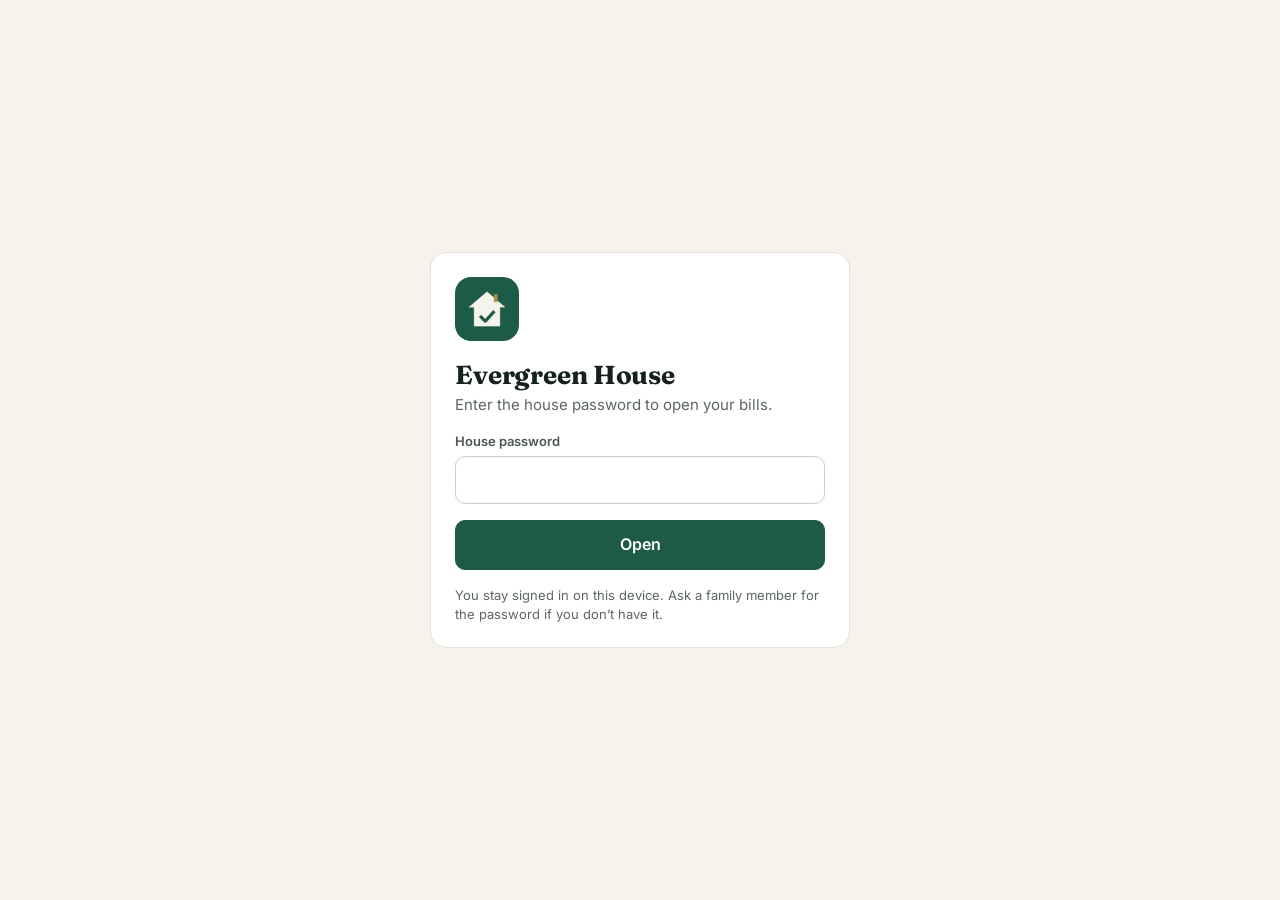
<file: index.html>
<!doctype html>
<html lang="en">
<head>
<meta charset="utf-8">
<meta name="viewport" content="width=device-width, initial-scale=1, viewport-fit=cover">
<meta name="theme-color" content="#F6F3EC">
<meta name="description" content="Rent and bill tracker for 110 Evergreen Ave">
<meta name="apple-mobile-web-app-capable" content="yes">
<meta name="mobile-web-app-capable" content="yes">
<meta name="apple-mobile-web-app-status-bar-style" content="default">
<meta name="apple-mobile-web-app-title" content="Evergreen">
<title>Evergreen House</title>
<link rel="manifest" href="manifest.webmanifest">
<link rel="icon" type="image/png" sizes="32x32" href="icons/favicon-32.png">
<link rel="apple-touch-icon" href="icons/apple-touch-icon.png">
<link rel="preload" href="fonts/inter.woff2" as="font" type="font/woff2" crossorigin>
<link rel="preload" href="fonts/fraunces.woff2" as="font" type="font/woff2" crossorigin>
<link rel="stylesheet" href="styles.css">
<script>try{var t=localStorage.getItem('eh-theme');if(t==='light'||t==='dark')document.documentElement.setAttribute('data-theme',t);if(localStorage.getItem('eh-density')!=='detailed')document.documentElement.classList.add('simple');var z=localStorage.getItem('eh-text');if(z==='1.12'||z==='1.25')document.documentElement.setAttribute('data-text',z)}catch(e){}</script>
</head>
<body>
<div id="app" aria-live="polite"><div class="splash"><img src="icons/icon-192.png" alt="" width="72" height="72"><p>Loading…</p></div></div>
<div id="toast" role="status" aria-live="polite"></div>
<div id="fx" aria-hidden="true"></div>
<div id="ptr" aria-hidden="true"><svg width="22" height="22" viewBox="0 0 24 24" fill="none" stroke="currentColor" stroke-width="2.2" stroke-linecap="round" stroke-linejoin="round"><path d="M12 5v14M6 13l6 6 6-6"/></svg></div>
<script src="config.js"></script>
<script src="vendor/supabase.js"></script>
<script src="app.js"></script>
</body>
</html>
</file>
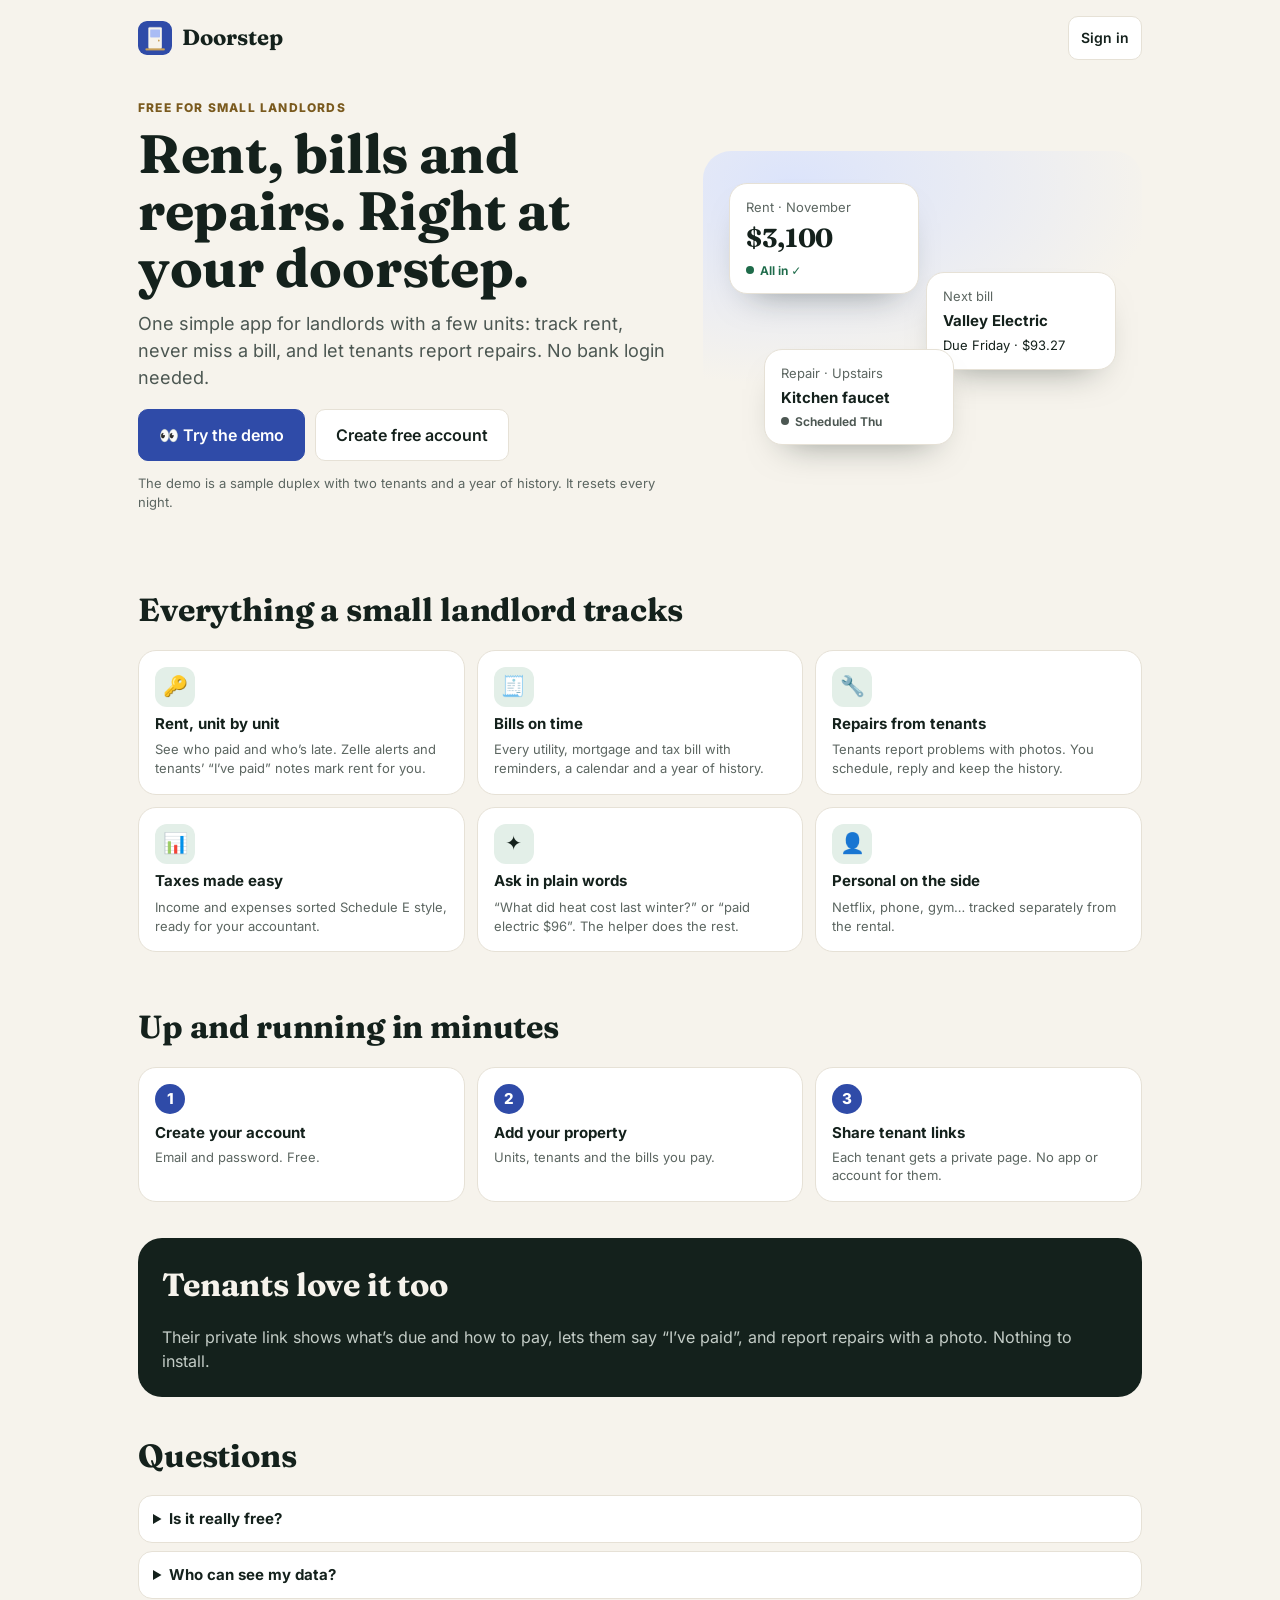
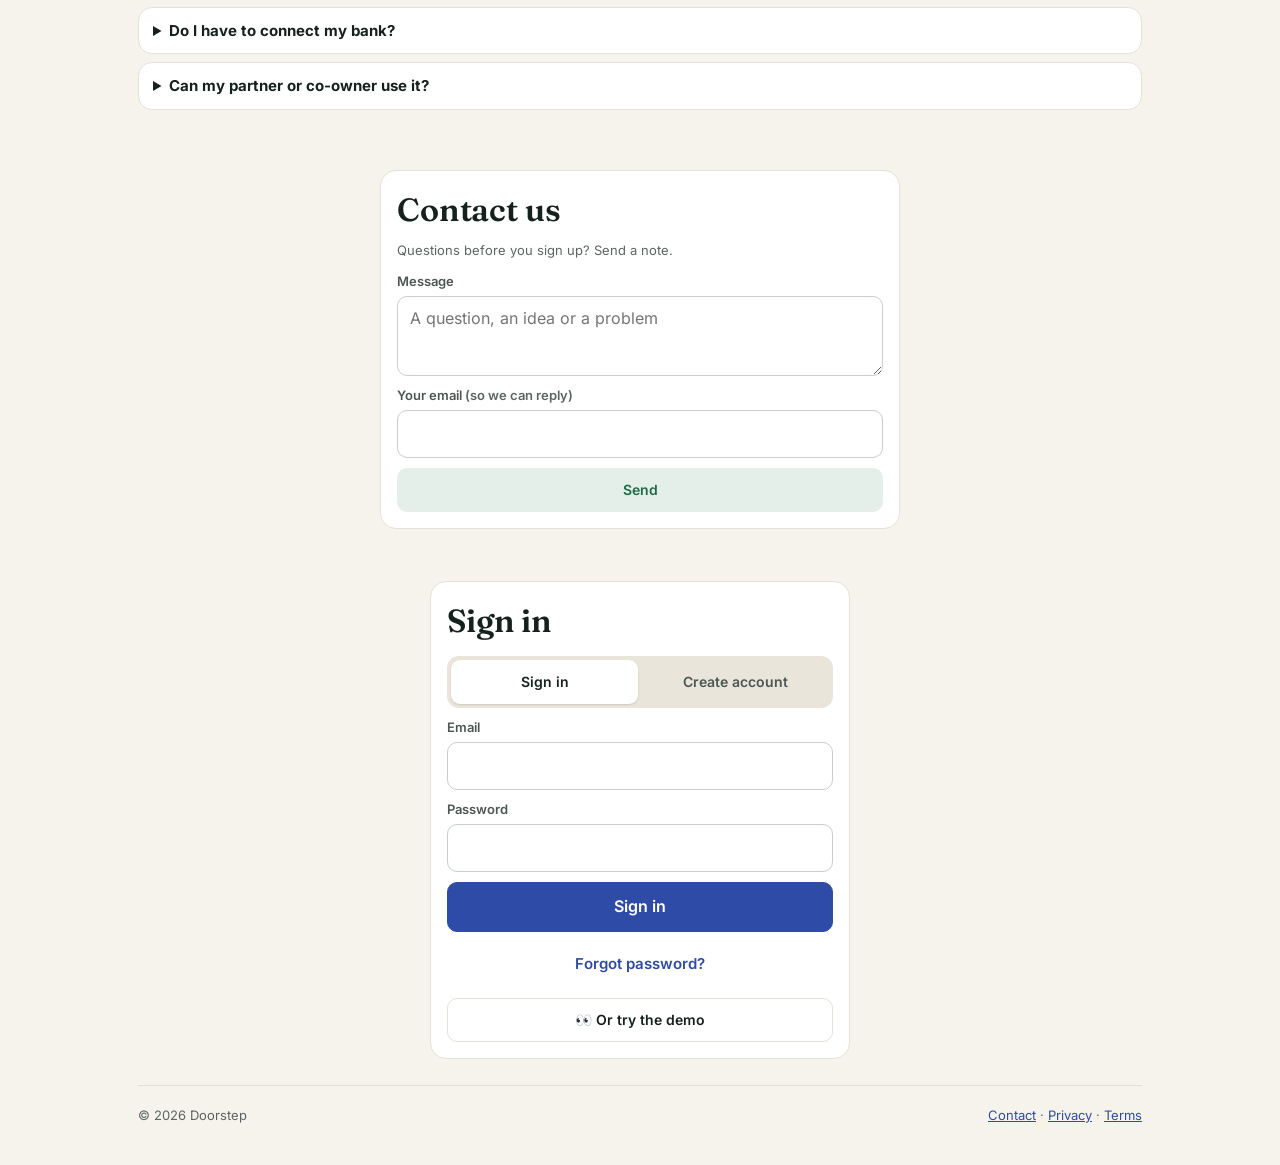
<file: doorstep/index.html>
<!doctype html>
<html lang="en">
<head>
<meta charset="utf-8">
<meta name="viewport" content="width=device-width, initial-scale=1, viewport-fit=cover">
<meta http-equiv="Content-Security-Policy" content="default-src 'self'; script-src 'self' 'sha256-GtTPQ1XJ01Xt6AqF/mUkXhSc2NPqIpnVL2qO06B2w68='; style-src 'self' 'unsafe-inline'; img-src 'self' data: blob: https://aprlmkajyotlsswjgvfv.supabase.co; font-src 'self'; connect-src 'self' https://aprlmkajyotlsswjgvfv.supabase.co wss://aprlmkajyotlsswjgvfv.supabase.co https://archive-api.open-meteo.com; frame-src 'self' blob: https://aprlmkajyotlsswjgvfv.supabase.co; worker-src 'self'; manifest-src 'self'; object-src 'none'; base-uri 'self'; form-action 'self'">
<meta name="referrer" content="strict-origin-when-cross-origin">
<link rel="canonical" href="https://upliftdigitalpartners.github.io/lynbrook/doorstep/">
<meta property="og:type" content="website">
<meta property="og:site_name" content="Doorstep">
<meta property="og:title" content="Doorstep · rent, bills &amp; repairs for small landlords">
<meta property="og:description" content="Track rent, never miss a bill, and let tenants report repairs. Free, no ads, no bank login.">
<meta property="og:url" content="https://upliftdigitalpartners.github.io/lynbrook/doorstep/">
<meta property="og:image" content="https://upliftdigitalpartners.github.io/lynbrook/doorstep/og.png">
<meta property="og:image:width" content="1200"><meta property="og:image:height" content="630">
<meta name="twitter:card" content="summary_large_image">
<meta name="theme-color" content="#F6F3EC">
<meta name="description" content="Rent, bills and repairs for small landlords">
<meta name="apple-mobile-web-app-capable" content="yes">
<meta name="mobile-web-app-capable" content="yes">
<meta name="apple-mobile-web-app-status-bar-style" content="default">
<meta name="apple-mobile-web-app-title" content="Doorstep">
<title>Doorstep · rent, bills &amp; repairs</title>
<link rel="manifest" href="manifest.webmanifest">
<link rel="icon" type="image/png" sizes="32x32" href="icons/favicon-32.png">
<link rel="apple-touch-icon" href="icons/apple-touch-icon.png">
<link rel="preload" href="fonts/inter.woff2" as="font" type="font/woff2" crossorigin>
<link rel="preload" href="fonts/fraunces.woff2" as="font" type="font/woff2" crossorigin>
<link rel="stylesheet" href="styles.css">
<script>try{var t=localStorage.getItem('ds-theme');if(t==='light'||t==='dark')document.documentElement.setAttribute('data-theme',t);if(localStorage.getItem('ds-density')!=='detailed')document.documentElement.classList.add('simple');var z=localStorage.getItem('ds-text');if(z==='1.12'||z==='1.25')document.documentElement.setAttribute('data-text',z)}catch(e){}</script>
</head>
<body>
<div id="app" aria-live="polite"><div class="splash"><img src="icons/icon-192.png" alt="" width="72" height="72"><p>Loading…</p></div></div>
<div id="toast" role="status" aria-live="polite"></div>
<div id="fx" aria-hidden="true"></div>
<div id="ptr" aria-hidden="true"><svg width="22" height="22" viewBox="0 0 24 24" fill="none" stroke="currentColor" stroke-width="2.2" stroke-linecap="round" stroke-linejoin="round"><path d="M12 5v14M6 13l6 6 6-6"/></svg></div>
<script src="config.js"></script>
<script src="vendor/supabase.js"></script>
<script src="app.js"></script>
<noscript><p style="padding:24px;font-family:sans-serif">Doorstep needs JavaScript turned on.</p></noscript>
</body>
</html>
</file>
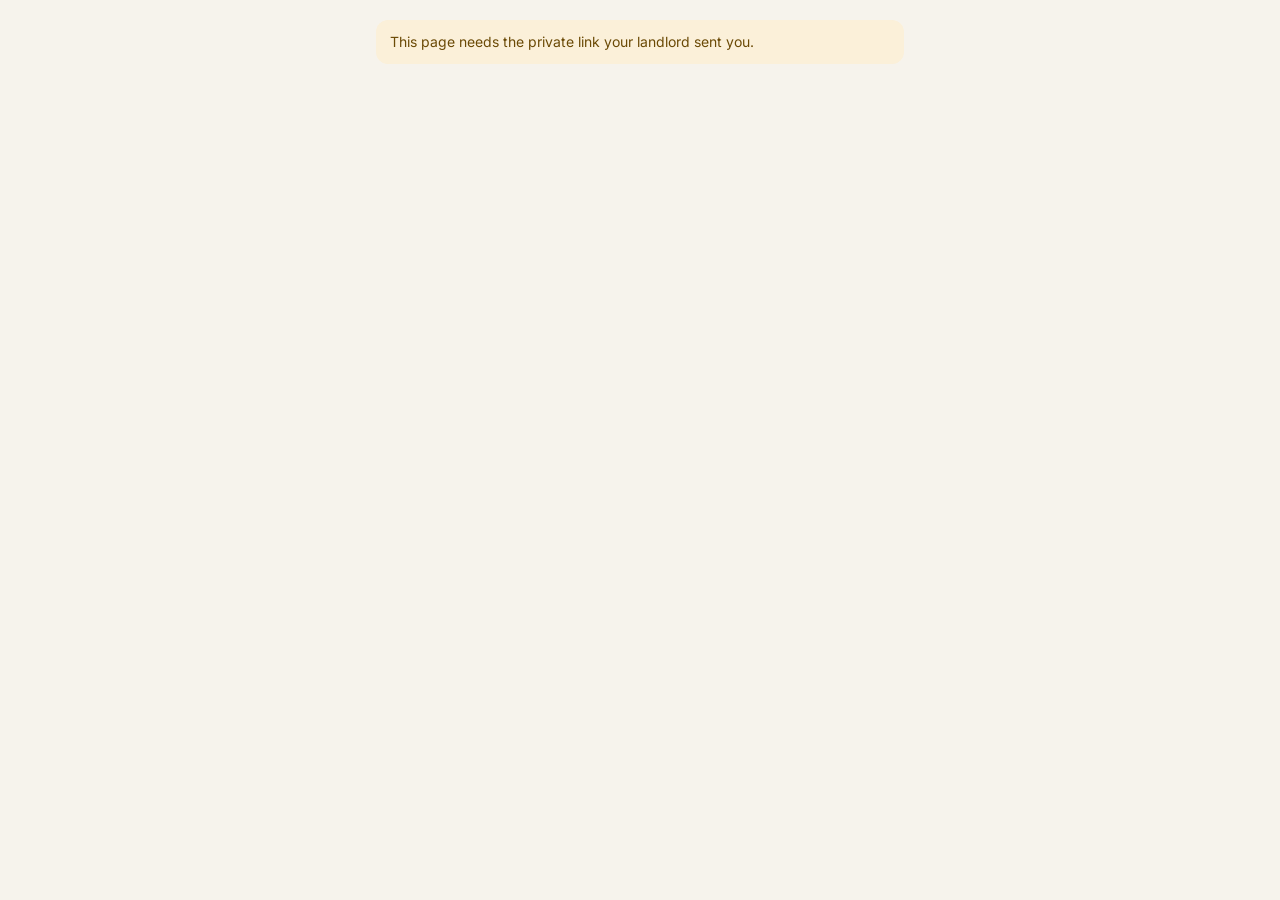
<file: tenant.html>
<!doctype html>
<html lang="en">
<head>
<meta charset="utf-8">
<meta name="viewport" content="width=device-width, initial-scale=1, viewport-fit=cover">
<meta name="theme-color" content="#F6F3EC">
<meta name="robots" content="noindex, nofollow">
<meta name="referrer" content="no-referrer">
<title>Your rent &amp; repairs</title>
<link rel="icon" type="image/png" sizes="32x32" href="icons/favicon-32.png">
<link rel="stylesheet" href="styles.css">
<style>
  .tp { max-width: 560px; margin: 0 auto; padding: calc(20px + env(safe-area-inset-top, 0px)) 16px 48px; display: flex; flex-direction: column; gap: 16px; }
  .tp h1 { margin: 0; font-size: 28px; }
  .tp .lead { margin: 0; }
  .req { display: flex; justify-content: space-between; gap: 10px; align-items: flex-start; padding-top: 10px; border-top: 1px solid var(--line-2); }
</style>
</head>
<body>
<main class="tp" id="tp" aria-live="polite"><p class="muted">Loading…</p></main>
<div id="toast" role="status" aria-live="polite"></div>
<script src="config.js"></script>
<script src="tenant.js"></script>
</body>
</html>
</file>
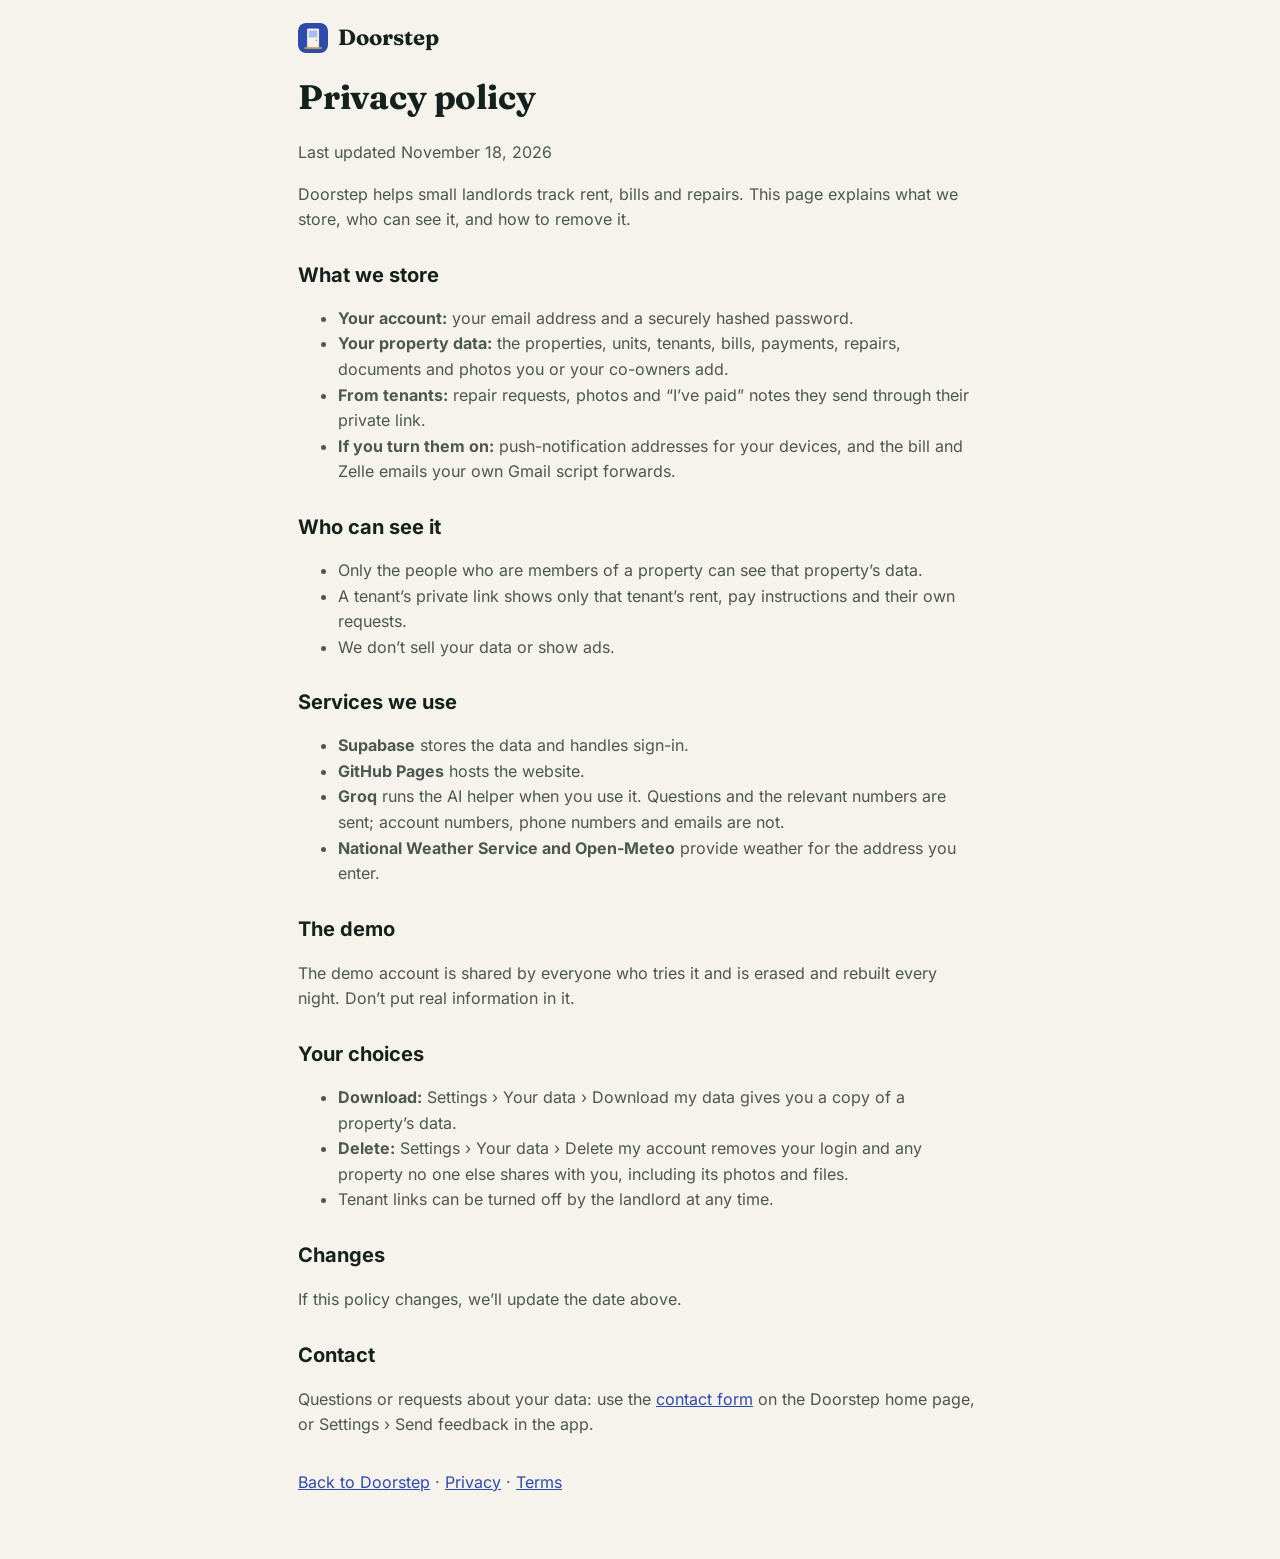
<file: doorstep/privacy.html>
<!doctype html>
<html lang="en"><head><meta charset="utf-8"><meta name="viewport" content="width=device-width, initial-scale=1">
<title>Privacy · Doorstep</title><link rel="icon" type="image/png" sizes="32x32" href="icons/favicon-32.png"><link rel="stylesheet" href="styles.css">
<script>try{var t=localStorage.getItem('ds-theme');if(t==='light'||t==='dark')document.documentElement.setAttribute('data-theme',t)}catch(e){}</script>
<style>.doc{max-width:720px;margin:0 auto;padding:20px 18px 48px;line-height:1.6}.doc h1{font-size:34px;margin:10px 0 4px}.doc h2{font-size:20px;margin:26px 0 6px}.doc p,.doc li{color:var(--muted-2);font-size:16px}.doc a{color:var(--accent)}</style>
</head><body><main class="doc"><a href="./" class="lp-brand" style="text-decoration:none;color:inherit"><img src="icons/icon-192.png" alt="" width="30" height="30" style="border-radius:8px"> Doorstep</a>
<h1 class="display">Privacy policy</h1><p class="small muted">Last updated November 18, 2026</p>
<p>Doorstep helps small landlords track rent, bills and repairs. This page explains what we store, who can see it, and how to remove it.</p>
<h2>What we store</h2><ul>
<li><strong>Your account:</strong> your email address and a securely hashed password.</li>
<li><strong>Your property data:</strong> the properties, units, tenants, bills, payments, repairs, documents and photos you or your co-owners add.</li>
<li><strong>From tenants:</strong> repair requests, photos and “I’ve paid” notes they send through their private link.</li>
<li><strong>If you turn them on:</strong> push-notification addresses for your devices, and the bill and Zelle emails your own Gmail script forwards.</li></ul>
<h2>Who can see it</h2><ul>
<li>Only the people who are members of a property can see that property’s data.</li>
<li>A tenant’s private link shows only that tenant’s rent, pay instructions and their own requests.</li>
<li>We don’t sell your data or show ads.</li></ul>
<h2>Services we use</h2><ul>
<li><strong>Supabase</strong> stores the data and handles sign-in.</li>
<li><strong>GitHub Pages</strong> hosts the website.</li>
<li><strong>Groq</strong> runs the AI helper when you use it. Questions and the relevant numbers are sent; account numbers, phone numbers and emails are not.</li>
<li><strong>National Weather Service and Open-Meteo</strong> provide weather for the address you enter.</li></ul>
<h2>The demo</h2><p>The demo account is shared by everyone who tries it and is erased and rebuilt every night. Don’t put real information in it.</p>
<h2>Your choices</h2><ul>
<li><strong>Download:</strong> Settings › Your data › Download my data gives you a copy of a property’s data.</li>
<li><strong>Delete:</strong> Settings › Your data › Delete my account removes your login and any property no one else shares with you, including its photos and files.</li>
<li>Tenant links can be turned off by the landlord at any time.</li></ul>
<h2>Changes</h2><p>If this policy changes, we’ll update the date above.</p>
<h2>Contact</h2><p>Questions or requests about your data: use the <a href="./#contact">contact form</a> on the Doorstep home page, or Settings › Send feedback in the app.</p>
<p class="small muted" style="margin-top:32px"><a href="./">Back to Doorstep</a> · <a href="privacy.html">Privacy</a> · <a href="terms.html">Terms</a></p></main></body></html>
</file>
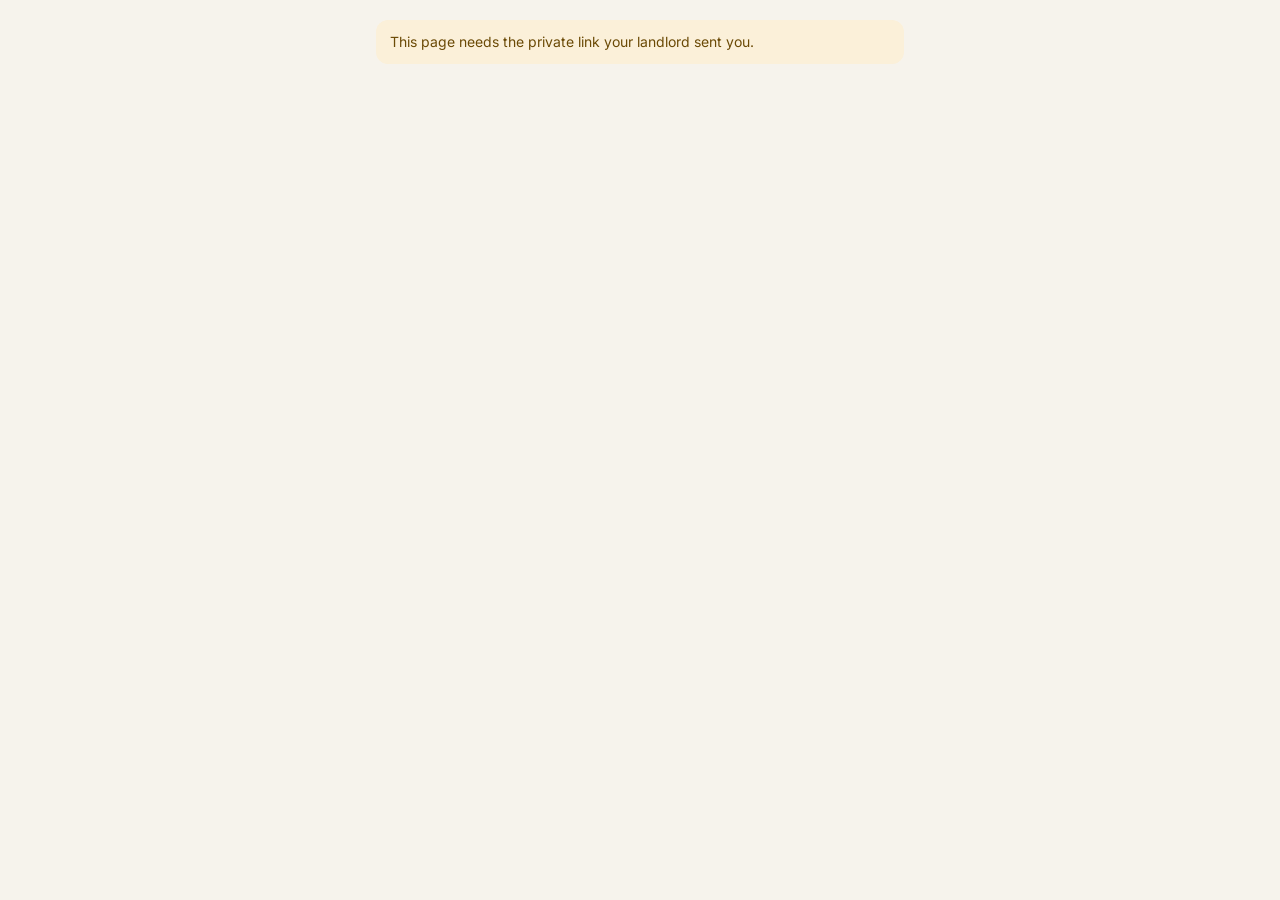
<file: doorstep/tenant.html>
<!doctype html>
<html lang="en">
<head>
<meta charset="utf-8">
<meta name="referrer" content="no-referrer">
<meta name="robots" content="noindex, nofollow">
<meta name="viewport" content="width=device-width, initial-scale=1, viewport-fit=cover">
<meta name="theme-color" content="#F6F3EC">
<meta name="robots" content="noindex, nofollow">
<meta name="referrer" content="no-referrer">
<title>Your rent &amp; repairs</title>
<link rel="icon" type="image/png" sizes="32x32" href="icons/favicon-32.png">
<link rel="stylesheet" href="styles.css">
<style>
  .tp { max-width: 560px; margin: 0 auto; padding: calc(20px + env(safe-area-inset-top, 0px)) 16px 48px; display: flex; flex-direction: column; gap: 16px; }
  .tp h1 { margin: 0; font-size: 28px; }
  .tp .lead { margin: 0; }
  .req { display: flex; justify-content: space-between; gap: 10px; align-items: flex-start; padding-top: 10px; border-top: 1px solid var(--line-2); }
</style>
</head>
<body>
<main class="tp" id="tp" aria-live="polite"><p class="muted">Loading…</p></main>
<div id="toast" role="status" aria-live="polite"></div>
<script src="config.js"></script>
<script src="tenant.js"></script>
</body>
</html>
</file>
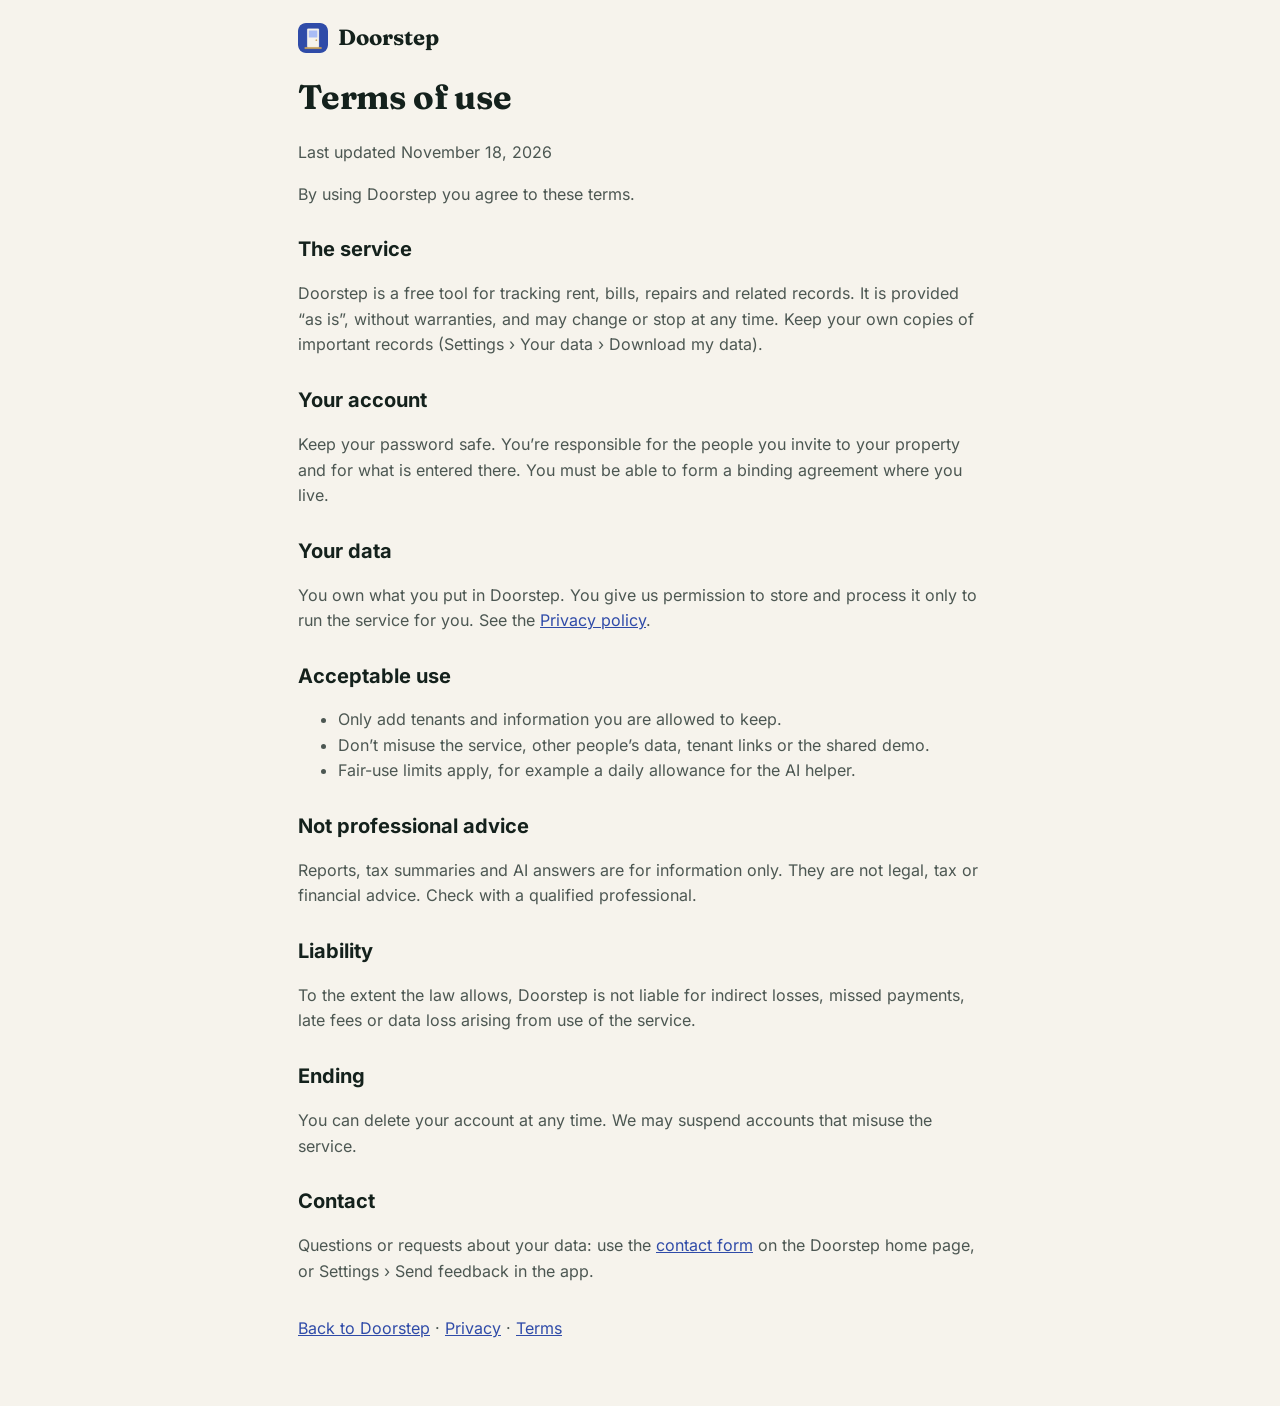
<file: doorstep/terms.html>
<!doctype html>
<html lang="en"><head><meta charset="utf-8"><meta name="viewport" content="width=device-width, initial-scale=1">
<title>Terms · Doorstep</title><link rel="icon" type="image/png" sizes="32x32" href="icons/favicon-32.png"><link rel="stylesheet" href="styles.css">
<script>try{var t=localStorage.getItem('ds-theme');if(t==='light'||t==='dark')document.documentElement.setAttribute('data-theme',t)}catch(e){}</script>
<style>.doc{max-width:720px;margin:0 auto;padding:20px 18px 48px;line-height:1.6}.doc h1{font-size:34px;margin:10px 0 4px}.doc h2{font-size:20px;margin:26px 0 6px}.doc p,.doc li{color:var(--muted-2);font-size:16px}.doc a{color:var(--accent)}</style>
</head><body><main class="doc"><a href="./" class="lp-brand" style="text-decoration:none;color:inherit"><img src="icons/icon-192.png" alt="" width="30" height="30" style="border-radius:8px"> Doorstep</a>
<h1 class="display">Terms of use</h1><p class="small muted">Last updated November 18, 2026</p>
<p>By using Doorstep you agree to these terms.</p>
<h2>The service</h2><p>Doorstep is a free tool for tracking rent, bills, repairs and related records. It is provided “as is”, without warranties, and may change or stop at any time. Keep your own copies of important records (Settings › Your data › Download my data).</p>
<h2>Your account</h2><p>Keep your password safe. You’re responsible for the people you invite to your property and for what is entered there. You must be able to form a binding agreement where you live.</p>
<h2>Your data</h2><p>You own what you put in Doorstep. You give us permission to store and process it only to run the service for you. See the <a href="privacy.html">Privacy policy</a>.</p>
<h2>Acceptable use</h2><ul><li>Only add tenants and information you are allowed to keep.</li><li>Don’t misuse the service, other people’s data, tenant links or the shared demo.</li><li>Fair-use limits apply, for example a daily allowance for the AI helper.</li></ul>
<h2>Not professional advice</h2><p>Reports, tax summaries and AI answers are for information only. They are not legal, tax or financial advice. Check with a qualified professional.</p>
<h2>Liability</h2><p>To the extent the law allows, Doorstep is not liable for indirect losses, missed payments, late fees or data loss arising from use of the service.</p>
<h2>Ending</h2><p>You can delete your account at any time. We may suspend accounts that misuse the service.</p>
<h2>Contact</h2><p>Questions or requests about your data: use the <a href="./#contact">contact form</a> on the Doorstep home page, or Settings › Send feedback in the app.</p>
<p class="small muted" style="margin-top:32px"><a href="./">Back to Doorstep</a> · <a href="privacy.html">Privacy</a> · <a href="terms.html">Terms</a></p></main></body></html>
</file>
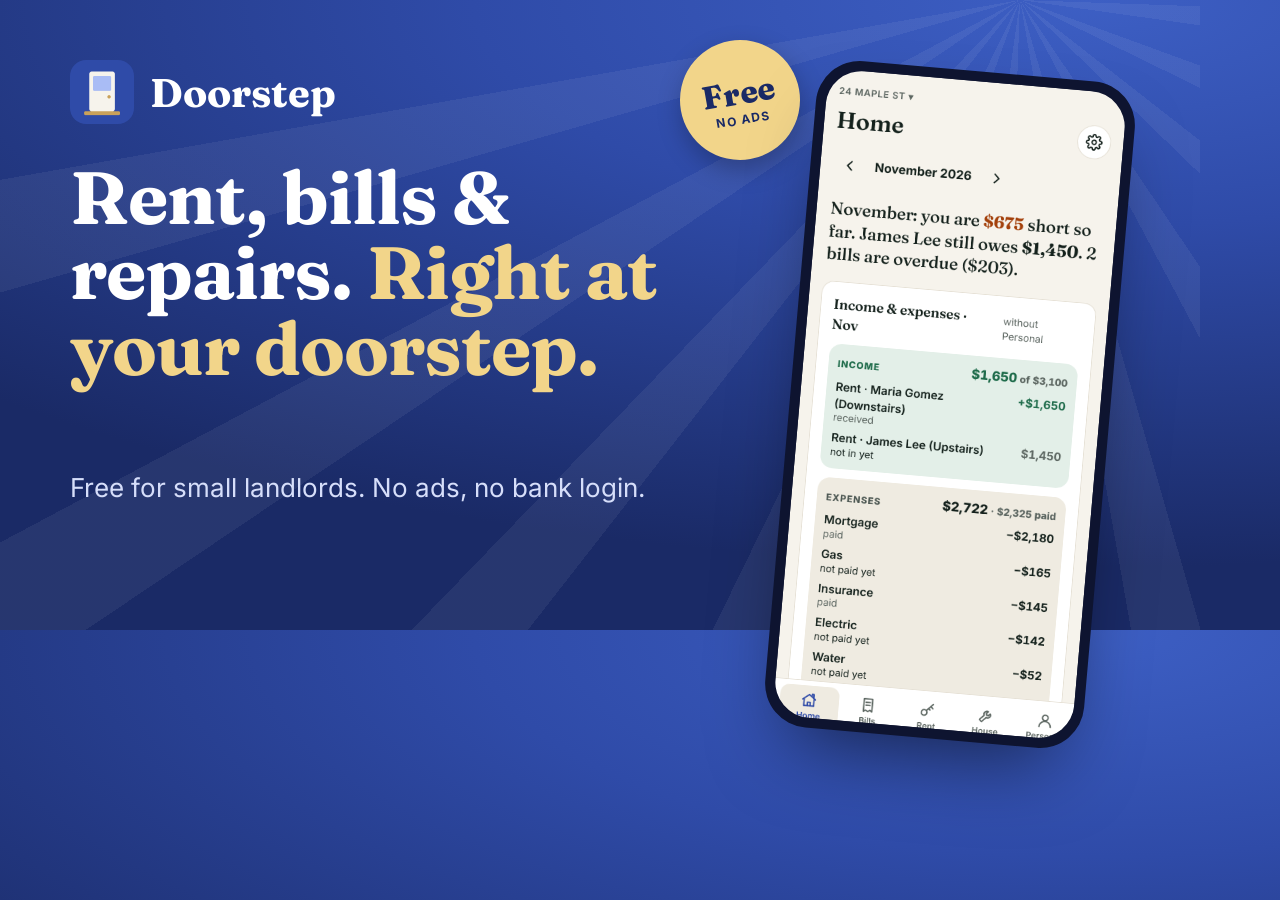
<file: doorstep/marketing/og.html>
<!doctype html><html><head><meta charset="utf-8"><style>
@font-face { font-family: 'Inter'; src: url('../fonts/inter.woff2'); font-weight: 100 900; }
@font-face { font-family: 'Fraunces'; src: url('../fonts/fraunces.woff2'); font-weight: 100 900; }
body{margin:0;width:1200px;height:630px;overflow:hidden;font-family:Inter;color:#fff;background:radial-gradient(120% 90% at 85% 0%,#3D5FC4,#2F4BA8 40%,#1A2A66);position:relative}
.rays{position:absolute;inset:0;background:repeating-conic-gradient(from 200deg at 85% 0%,rgba(255,255,255,.06) 0 6deg,transparent 6deg 18deg)}
.logo{position:absolute;left:70px;top:60px;display:flex;gap:16px;align-items:center;font-family:Fraunces;font-weight:700;font-size:40px}
.logo img{width:64px;height:64px;border-radius:16px}
h1{position:absolute;left:70px;top:160px;margin:0;font-family:Fraunces;font-size:74px;line-height:1.02;width:640px;letter-spacing:-1px}
h1 em{font-style:normal;color:#F2D58A}
p{position:absolute;left:70px;top:470px;margin:0;font-size:26px;color:#D6DEFA;width:640px;line-height:1.4}
.phone{position:absolute;right:90px;top:70px;width:300px;padding:10px;border-radius:44px;background:#0E1430;transform:rotate(5deg);box-shadow:0 40px 80px -30px rgba(0,0,0,.6)}
.phone img{width:100%;border-radius:36px;display:block}
.free{position:absolute;right:400px;top:40px;width:120px;height:120px;border-radius:50%;background:#F2D58A;color:#1A2A66;display:flex;flex-direction:column;align-items:center;justify-content:center;transform:rotate(-10deg);font-family:Fraunces;font-weight:800;font-size:32px;box-shadow:0 10px 24px rgba(0,0,0,.25)}
.free span{font:700 12px Inter;letter-spacing:.1em;text-transform:uppercase}
</style></head><body><div class="rays"></div>
<div class="logo"><img src="img/logo.png">Doorstep</div>
<h1>Rent, bills &amp; repairs. <em>Right at your doorstep.</em></h1>
<p>Free for small landlords. No ads, no bank login.</p>
<div class="free">Free<span>no ads</span></div>
<div class="phone"><img src="img/home.png"></div></body></html>
</file>
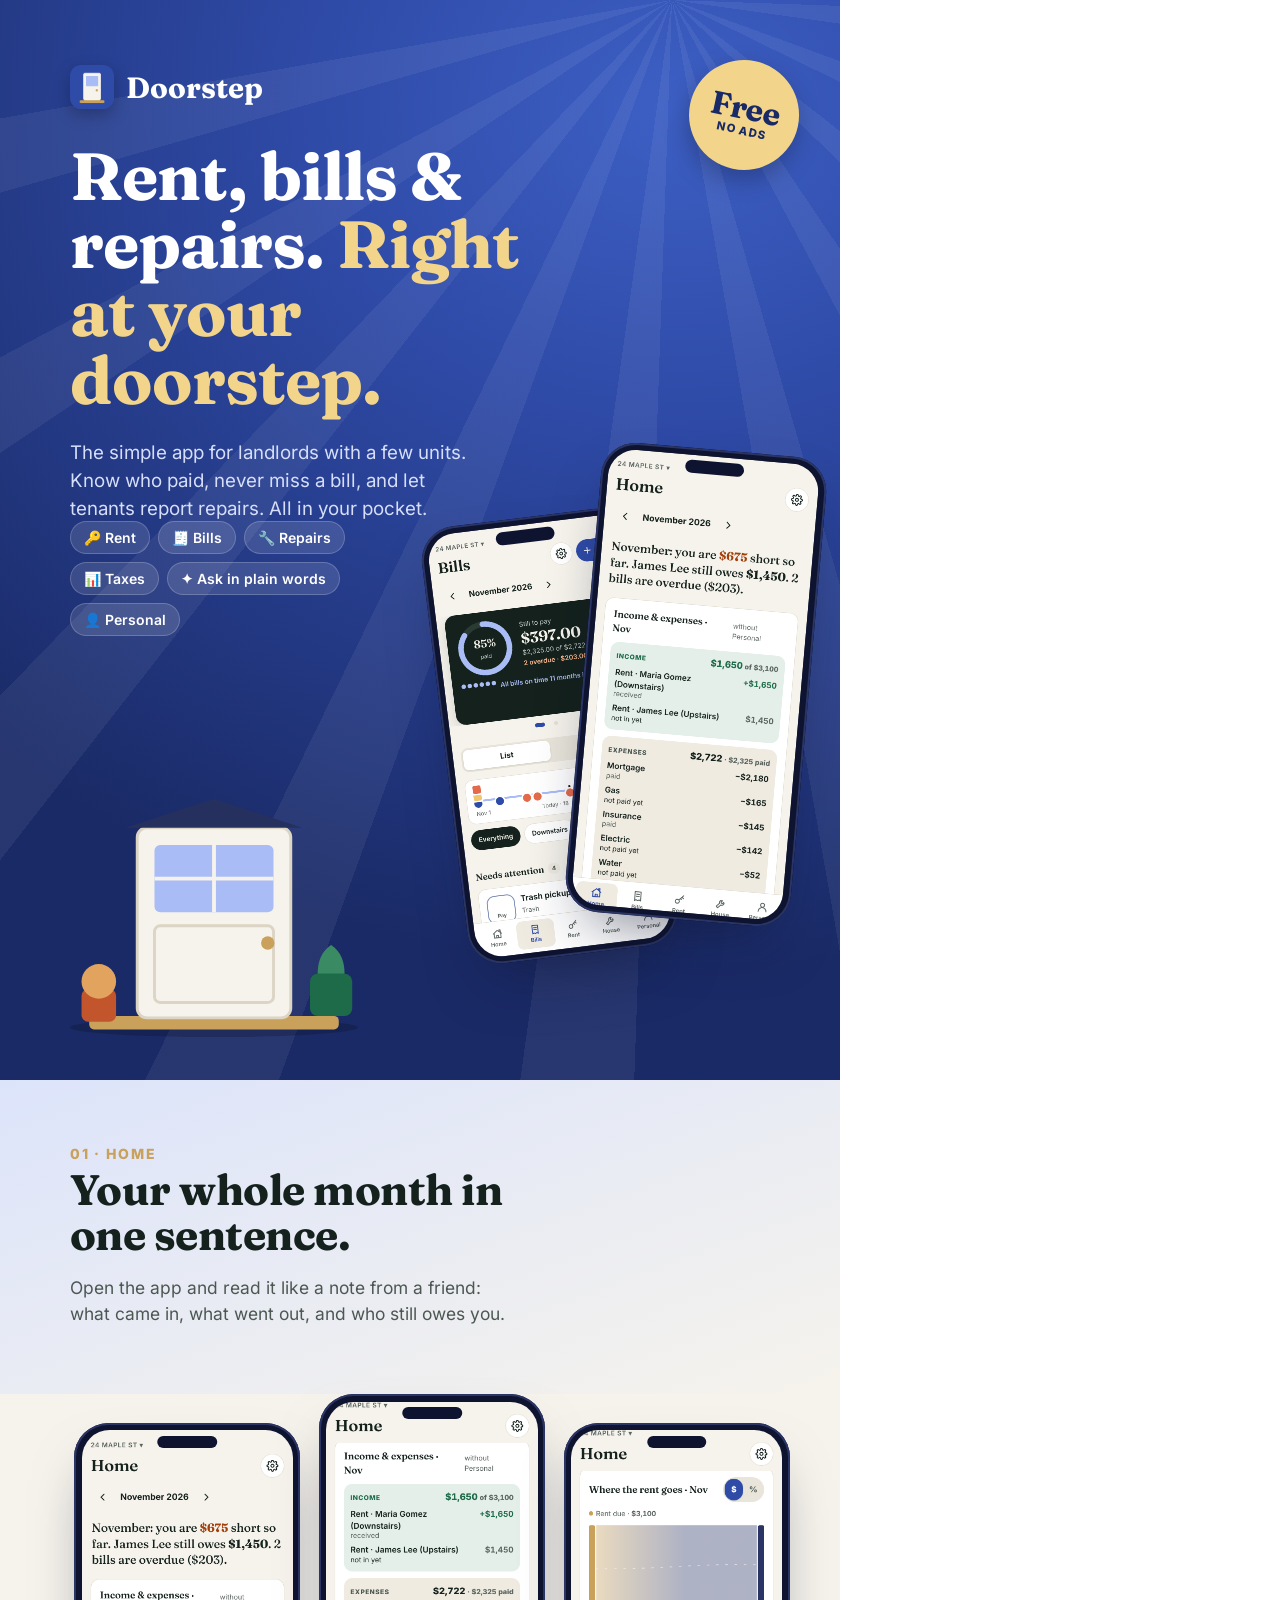
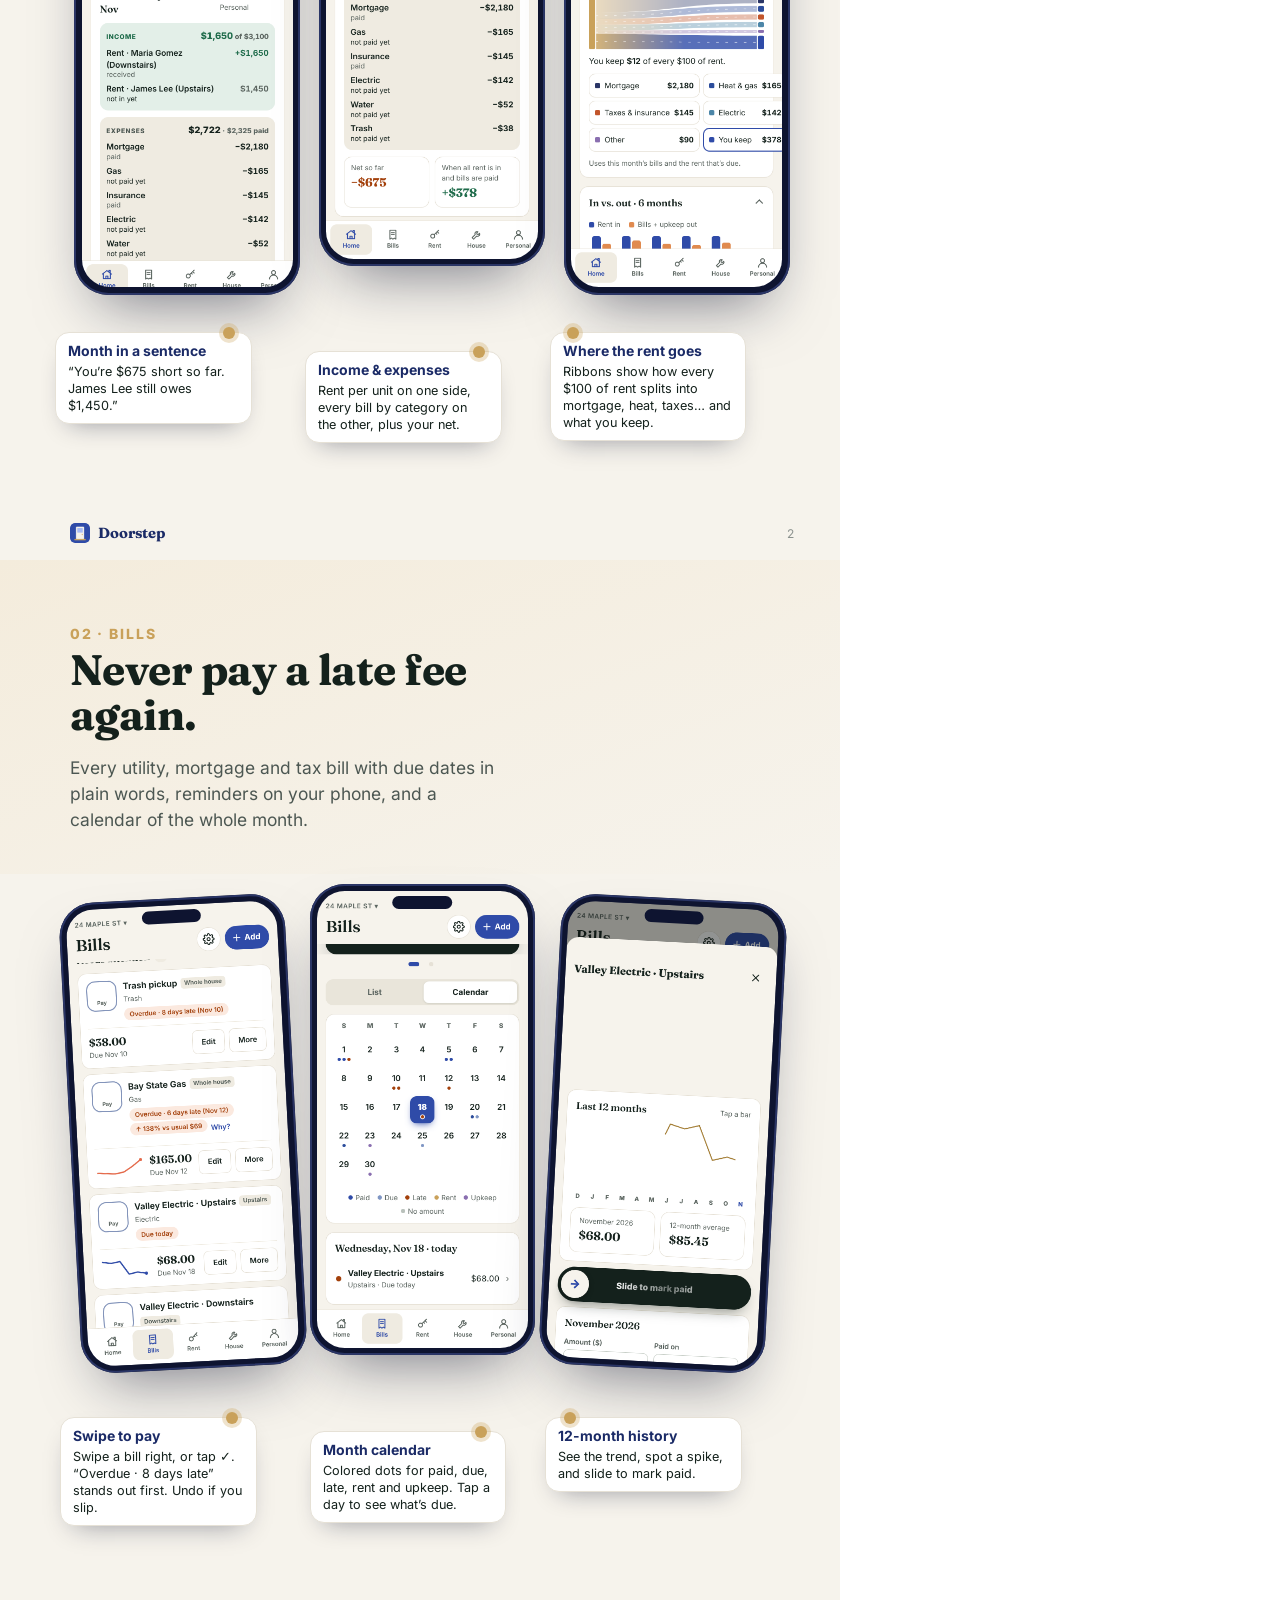
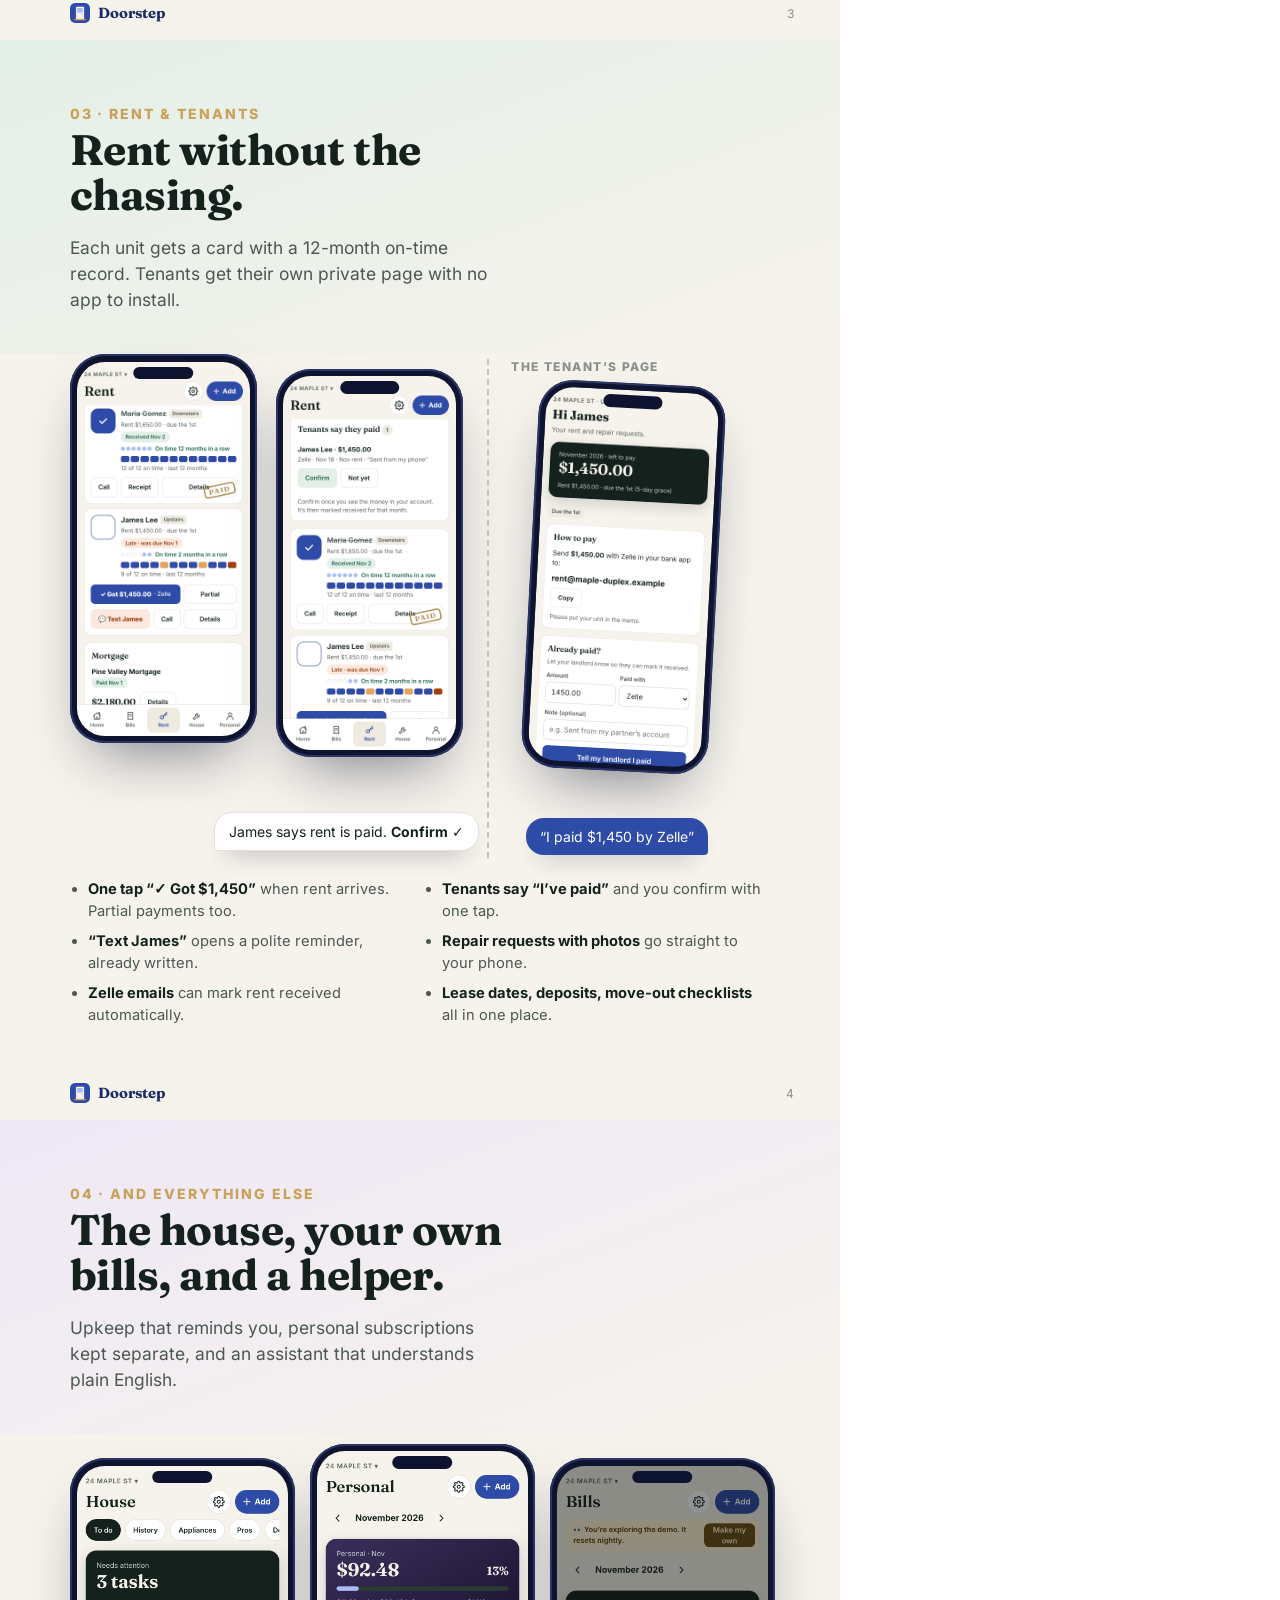
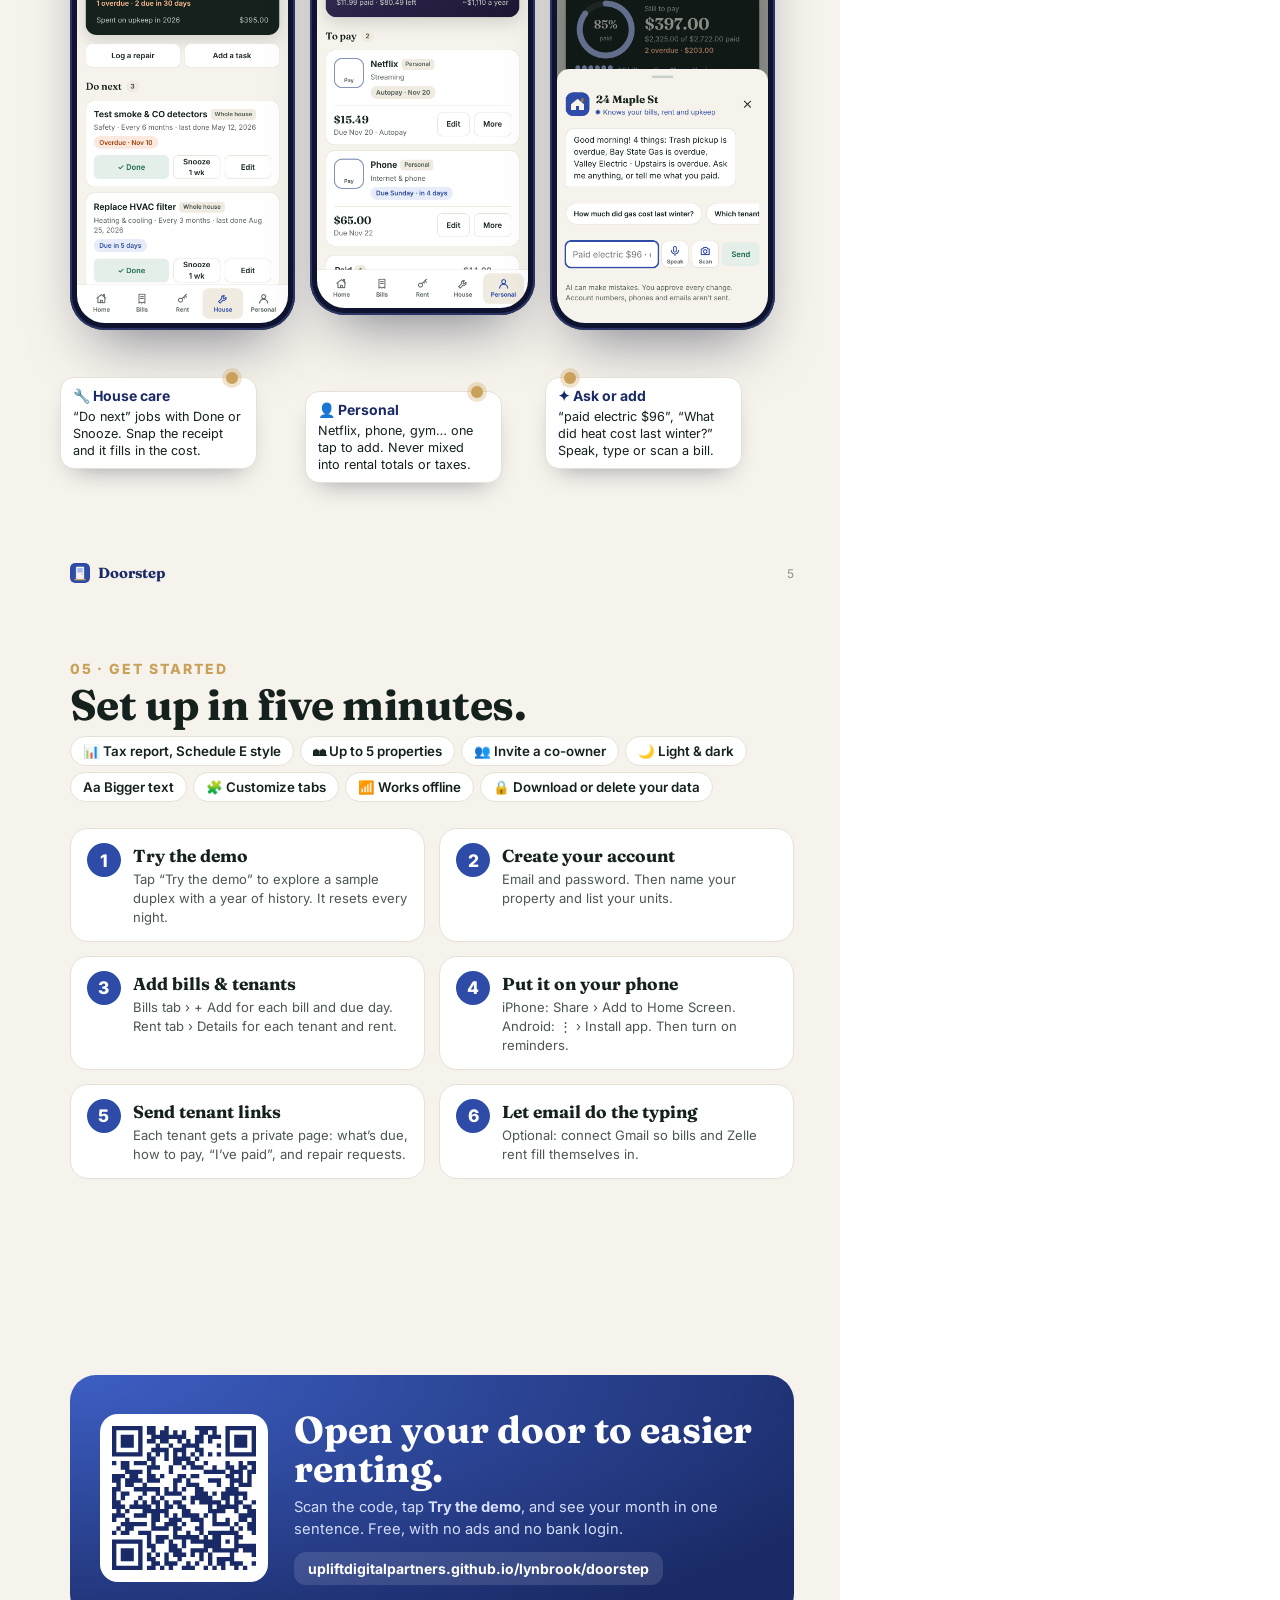
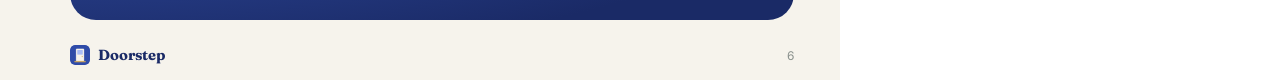
<file: doorstep/marketing/pamphlet-print.html>
<!doctype html>
<html lang="en">
<head>
<meta charset="utf-8">
<title>Doorstep pamphlet</title>
<style>
@font-face { font-family: 'Inter'; src: url('../fonts/inter.woff2') format('woff2'); font-weight: 100 900; }
@font-face { font-family: 'Fraunces'; src: url('../fonts/fraunces.woff2') format('woff2'); font-weight: 100 900; }
@page { size: Letter; margin: 0; }
* { box-sizing: border-box; }
:root { --blue: #2F4BA8; --navy: #1A2A66; --sky: #DCE4FB; --cream: #F6F3EC; --ink: #14211C; --muted: #4C5752; --gold: #C9A15A; --green: #1E6B4A; --rust: #C2552B; }
body { margin: 0; font-family: Inter, sans-serif; color: var(--ink); -webkit-print-color-adjust: exact; print-color-adjust: exact; }
.page { width: 8.5in; height: 11in; position: relative; overflow: hidden; page-break-after: always; background: var(--cream); }
.page:last-child { page-break-after: auto; }
h1, h2, h3, .serif { font-family: Fraunces, Georgia, serif; }
.phone { position: absolute; width: 2.35in; padding: 0.075in; border-radius: 0.36in; background: #0E1430; box-shadow: 0 30px 60px -24px rgba(14,20,48,.55), inset 0 0 0 2px #2A3566; }
.phone img { display: block; width: 100%; border-radius: 0.29in; }
.phone::before { content: ''; position: absolute; top: 0.13in; left: 50%; transform: translateX(-50%); width: 0.62in; height: 0.13in; border-radius: 99px; background: #0E1430; z-index: 2; }
.phone.sm { width: 1.95in; }
.kicker { font-size: 10.5pt; font-weight: 800; letter-spacing: .14em; text-transform: uppercase; color: var(--gold); }
.pad { position: absolute; inset: 0.6in 0.6in; }
.callout { position: absolute; background: #fff; border-radius: 14px; padding: 9px 12px; font-size: 9.5pt; line-height: 1.35; box-shadow: 0 12px 26px -14px rgba(14,20,48,.45); border: 1px solid #E6E1D6; max-width: 2.05in; }
.callout b { display: block; font-size: 10.5pt; color: var(--navy); margin-bottom: 2px; }
.callout .dot { position: absolute; width: 12px; height: 12px; border-radius: 99px; background: var(--gold); box-shadow: 0 0 0 4px rgba(201,161,90,.3); }
.pnum { position: absolute; bottom: 0.32in; right: 0.6in; font-size: 9pt; color: #8A918D; }
.brandmark { position: absolute; bottom: 0.3in; left: 0.6in; display: flex; align-items: center; gap: 8px; font-family: Fraunces, serif; font-weight: 700; font-size: 11pt; color: var(--navy); }
.brandmark img { width: 20px; height: 20px; border-radius: 5px; }
.lead { font-size: 13pt; line-height: 1.5; color: var(--muted); }
.chip { display: inline-flex; align-items: center; gap: 6px; padding: 6px 12px; border-radius: 99px; background: #fff; border: 1px solid #E6E1D6; font-size: 10pt; font-weight: 600; margin: 0 6px 6px 0; }
.blob { position: absolute; border-radius: 50%; filter: blur(2px); }

/* ---------- cover ---------- */
.cover { background: radial-gradient(120% 80% at 80% 10%, #3D5FC4 0%, var(--blue) 35%, var(--navy) 100%); color: #fff; }
.cover .rays { position: absolute; inset: 0; background: repeating-conic-gradient(from 200deg at 80% 0%, rgba(255,255,255,.06) 0deg 6deg, transparent 6deg 18deg); }
.cover h1 { position: absolute; left: 0.6in; top: 1.35in; margin: 0; font-size: 50pt; line-height: 1.02; letter-spacing: -1px; max-width: 5.2in; }
.cover h1 em { font-style: normal; color: #F2D58A; }
.cover .sub { position: absolute; left: 0.6in; top: 4.25in; max-width: 4.2in; font-size: 14pt; line-height: 1.5; color: #D6DEFA; }
.cover .logo { position: absolute; left: 0.6in; top: 0.55in; display: flex; align-items: center; gap: 12px; font-family: Fraunces, serif; font-size: 22pt; font-weight: 700; }
.cover .logo img { width: 44px; height: 44px; border-radius: 11px; box-shadow: 0 6px 16px rgba(0,0,0,.25); }
.cover .tag { position: absolute; left: 0.6in; top: 5.3in; display: flex; gap: 8px; flex-wrap: wrap; max-width: 3.35in; }
.cover .tag span { padding: 7px 13px; border-radius: 99px; background: rgba(255,255,255,.12); border: 1px solid rgba(255,255,255,.2); font-size: 10.5pt; font-weight: 600; }
.door { position: absolute; left: 0.6in; bottom: 0.55in; width: 3.6in; }
.cover .free { position: absolute; right: 0.55in; top: 0.5in; width: 1.15in; height: 1.15in; border-radius: 50%; background: #F2D58A; color: var(--navy); display: flex; flex-direction: column; align-items: center; justify-content: center; transform: rotate(12deg); font-family: Fraunces, serif; font-weight: 800; box-shadow: 0 10px 24px rgba(0,0,0,.25); }
.cover .free b { font-size: 24pt; line-height: 1; } .cover .free span { font-size: 8.5pt; letter-spacing: .08em; text-transform: uppercase; font-family: Inter, sans-serif; }

/* ---------- section pages ---------- */
.band { position: absolute; left: 0; right: 0; top: 0; height: 3.15in; }
.secttl { position: absolute; left: 0.6in; top: 0.55in; max-width: 4.6in; }
.secttl h2 { margin: 6px 0 8px; font-size: 32pt; line-height: 1.05; letter-spacing: -.5px; }
.list { position: absolute; font-size: 11pt; line-height: 1.5; color: var(--muted); }
.list li { margin-bottom: 8px; } .list b { color: var(--ink); }
.quote { position: absolute; background: var(--navy); color: #fff; border-radius: 20px; padding: 16px 18px; font-family: Fraunces, serif; font-size: 14pt; line-height: 1.35; }
.quote small { display: block; font-family: Inter, sans-serif; font-size: 9pt; color: #AFC0F2; margin-top: 6px; }
.bubble { position: absolute; background: #fff; border-radius: 18px 18px 18px 4px; padding: 10px 14px; font-size: 10.5pt; box-shadow: 0 12px 26px -14px rgba(14,20,48,.45); border: 1px solid #E6E1D6; }
.bubble.r { border-radius: 18px 18px 4px 18px; background: var(--blue); color: #fff; border: 0; }

/* ---------- start page ---------- */
.steps { position: absolute; left: 0.6in; right: 0.6in; top: 2.25in; display: grid; grid-template-columns: 1fr 1fr; gap: 14px; }
.step { background: #fff; border-radius: 18px; padding: 14px 16px; border: 1px solid #E6E1D6; display: flex; gap: 12px; }
.step .n { flex: none; width: 34px; height: 34px; border-radius: 99px; background: var(--blue); color: #fff; font-weight: 800; display: flex; align-items: center; justify-content: center; font-size: 13pt; }
.step h3 { margin: 2px 0 4px; font-size: 13pt; }
.step p { margin: 0; font-size: 9.8pt; line-height: 1.45; color: var(--muted); }
.cta { position: absolute; left: 0.6in; right: 0.6in; bottom: 0.75in; height: 2.55in; border-radius: 26px; background: radial-gradient(120% 120% at 0% 0%, #3D5FC4, var(--navy)); color: #fff; display: flex; align-items: center; gap: 26px; padding: 0 30px; overflow: hidden; }
.cta h2 { margin: 0 0 8px; font-size: 28pt; line-height: 1.05; }
.cta p { margin: 0; color: #D6DEFA; font-size: 11pt; line-height: 1.5; }
.cta .url { display: inline-block; margin-top: 12px; padding: 8px 14px; border-radius: 12px; background: rgba(255,255,255,.12); font-weight: 700; font-size: 10.5pt; }
.qr { flex: none; width: 1.75in; height: 1.75in; background: #fff; border-radius: 18px; padding: 12px; }
.qr img { width: 100%; height: 100%; }

/* ===== PRINT VERSION: 1/8 in bleed on every side (trim size stays 8.5 x 11 in) ===== */
@page { size: 8.75in 11.25in; margin: 0; }
.page { width: 8.75in; height: 11.25in; }
.page > * { translate: 0.125in 0.125in; }
.page > .rays { translate: none; }
.page > .band { translate: none; height: calc(3.15in + 0.125in); }
</style>
</head>
<body>

<!-- ================= 1. COVER ================= -->
<section class="page cover">
  <div class="rays"></div>
  <div class="logo"><img src="img/logo.png" alt="">Doorstep</div>
  <div class="free"><b>Free</b><span>no ads</span></div>
  <h1>Rent, bills &amp; repairs. <em>Right at your doorstep.</em></h1>
  <p class="sub">The simple app for landlords with a few units. Know who paid, never miss a bill, and let tenants report repairs. All in your pocket.</p>
  <div class="tag"><span>🔑 Rent</span><span>🧾 Bills</span><span>🔧 Repairs</span><span>📊 Taxes</span><span>✦ Ask in plain words</span><span>👤 Personal</span></div>
  <svg class="door" viewBox="0 0 360 250" aria-hidden="true">
    <ellipse cx="150" cy="238" rx="150" ry="10" fill="rgba(0,0,0,.18)"/>
    <rect x="20" y="226" width="260" height="14" rx="5" fill="#C9A15A"/>
    <rect x="70" y="30" width="160" height="198" rx="10" fill="#F6F3EC"/>
    <rect x="70" y="30" width="160" height="198" rx="10" fill="none" stroke="#DCD4C4" stroke-width="3"/>
    <rect x="88" y="48" width="124" height="70" rx="6" fill="#A9BCF5"/>
    <path d="M150 48 v70 M88 83 h124" stroke="#F6F3EC" stroke-width="4"/>
    <rect x="88" y="132" width="124" height="80" rx="6" fill="none" stroke="#DCD4C4" stroke-width="3"/>
    <circle cx="206" cy="150" r="7" fill="#C9A15A"/>
    <path d="M58 30 L150 0 L242 30 Z" fill="#26305E"/>
    <g transform="translate(250 160)"><rect x="0" y="22" width="44" height="44" rx="8" fill="#1E6B4A"/><path d="M8 22c0-18 8-26 14-30 6 4 14 12 14 30z" fill="#3A8A64"/></g>
    <g transform="translate(-6 168)"><rect x="18" y="30" width="36" height="34" rx="7" fill="#C2552B"/><circle cx="36" cy="22" r="18" fill="#E2A35E"/></g>
  </svg>
  <div class="phone" style="right:2.05in;top:5.25in;width:2.2in;transform:rotate(-7deg)"><img src="img/bills.png" alt=""></div>
  <div class="phone" style="right:0.45in;top:4.55in;width:2.35in;transform:rotate(5deg)"><img src="img/home.png" alt=""></div>
</section>

<!-- ================= 2. HOME ================= -->
<section class="page">
  <div class="band" style="background:linear-gradient(160deg,#DCE4FB,#F6F3EC)"></div>
  <div class="secttl"><div class="kicker">01 · Home</div><h2 class="serif">Your whole month in one sentence.</h2>
    <p class="lead">Open the app and read it like a note from a friend: what came in, what went out, and who still owes you.</p></div>
  <div class="phone" style="left:0.65in;top:3.45in"><img src="img/home.png" alt=""></div>
  <div class="phone" style="left:3.2in;top:3.15in"><img src="img/income.png" alt=""></div>
  <div class="phone" style="left:5.75in;top:3.45in"><img src="img/flow.png" alt=""></div>
  <div class="callout" style="left:0.45in;top:8.75in"><span class="dot" style="right:16px;top:-6px"></span><b>Month in a sentence</b>“You’re $675 short so far. James Lee still owes $1,450.”</div>
  <div class="callout" style="left:3.05in;top:8.95in"><span class="dot" style="right:16px;top:-6px"></span><b>Income &amp; expenses</b>Rent per unit on one side, every bill by category on the other, plus your net.</div>
  <div class="callout" style="left:5.6in;top:8.75in"><span class="dot" style="left:16px;top:-6px"></span><b>Where the rent goes</b>Ribbons show how every $100 of rent splits into mortgage, heat, taxes… and what you keep.</div>
  <div class="brandmark"><img src="img/logo.png" alt="">Doorstep</div><div class="pnum">2</div>
</section>

<!-- ================= 3. BILLS ================= -->
<section class="page">
  <div class="band" style="background:linear-gradient(160deg,#F4ECDC,#F6F3EC)"></div>
  <div class="secttl"><div class="kicker">02 · Bills</div><h2 class="serif">Never pay a late fee again.</h2>
    <p class="lead">Every utility, mortgage and tax bill with due dates in plain words, reminders on your phone, and a calendar of the whole month.</p></div>
  <div class="phone" style="left:0.6in;top:3.4in;transform:rotate(-3deg)"><img src="img/bills-list.png" alt=""></div>
  <div class="phone" style="left:3.1in;top:3.25in"><img src="img/calendar.png" alt=""></div>
  <div class="phone" style="left:5.6in;top:3.4in;transform:rotate(3deg)"><img src="img/bill-detail.png" alt=""></div>
  <div class="callout" style="left:0.5in;top:8.8in"><span class="dot" style="right:18px;top:-6px"></span><b>Swipe to pay</b>Swipe a bill right, or tap ✓. “Overdue · 8 days late” stands out first. Undo if you slip.</div>
  <div class="callout" style="left:3.1in;top:8.95in"><span class="dot" style="right:18px;top:-6px"></span><b>Month calendar</b>Colored dots for paid, due, late, rent and upkeep. Tap a day to see what’s due.</div>
  <div class="callout" style="left:5.55in;top:8.8in"><span class="dot" style="left:18px;top:-6px"></span><b>12-month history</b>See the trend, spot a spike, and slide to mark paid.</div>
  <div class="brandmark"><img src="img/logo.png" alt="">Doorstep</div><div class="pnum">3</div>
</section>

<!-- ================= 4. RENT + TENANTS ================= -->
<section class="page">
  <div class="band" style="background:linear-gradient(160deg,#E3EFE8,#F6F3EC)"></div>
  <div class="secttl"><div class="kicker">03 · Rent &amp; tenants</div><h2 class="serif">Rent without the chasing.</h2>
    <p class="lead">Each unit gets a card with a 12-month on-time record. Tenants get their own private page with no app to install.</p></div>
  <div class="phone sm" style="left:0.6in;top:3.15in"><img src="img/rent-history.png" alt=""></div>
  <div class="phone sm" style="left:2.75in;top:3.3in"><img src="img/rent.png" alt=""></div>
  <div style="position:absolute;left:4.95in;top:3.2in;width:0;height:5.2in;border-left:2px dashed #C9C2B3"></div>
  <div style="position:absolute;left:5.2in;top:3.2in;font-size:9pt;font-weight:800;letter-spacing:.12em;color:#8A918D">THE TENANT’S PAGE</div>
  <div class="phone sm" style="left:5.4in;top:3.45in;transform:rotate(3deg)"><img src="img/tenant.png" alt=""></div>
  <div class="bubble r" style="left:5.35in;top:7.98in">“I paid $1,450 by Zelle”</div>
  <div class="bubble" style="left:2.1in;top:7.92in">James says rent is paid. <b>Confirm</b> ✓</div>
  <ul class="list" style="left:0.6in;top:8.6in;width:7.3in;columns:2;column-gap:26px;padding-left:18px;margin:0">
    <li><b>One tap “✓ Got $1,450”</b> when rent arrives. Partial payments too.</li>
    <li><b>“Text James”</b> opens a polite reminder, already written.</li>
    <li><b>Zelle emails</b> can mark rent received automatically.</li>
    <li><b>Tenants say “I’ve paid”</b> and you confirm with one tap.</li>
    <li><b>Repair requests with photos</b> go straight to your phone.</li>
    <li><b>Lease dates, deposits, move-out checklists</b> all in one place.</li>
  </ul>
  <div class="brandmark"><img src="img/logo.png" alt="">Doorstep</div><div class="pnum">4</div>
</section>

<!-- ================= 5. HOUSE, PERSONAL, ASK ================= -->
<section class="page">
  <div class="band" style="background:linear-gradient(160deg,#EEE8F6,#F6F3EC)"></div>
  <div class="secttl"><div class="kicker">04 · And everything else</div><h2 class="serif">The house, your own bills, and a helper.</h2>
    <p class="lead">Upkeep that reminds you, personal subscriptions kept separate, and an assistant that understands plain English.</p></div>
  <div class="phone" style="left:0.6in;top:3.4in"><img src="img/house.png" alt=""></div>
  <div class="phone" style="left:3.1in;top:3.25in"><img src="img/personal.png" alt=""></div>
  <div class="phone" style="left:5.6in;top:3.4in"><img src="img/ask.png" alt=""></div>
  <div class="callout" style="left:0.5in;top:8.8in"><span class="dot" style="right:18px;top:-6px"></span><b>🔧 House care</b>“Do next” jobs with Done or Snooze. Snap the receipt and it fills in the cost.</div>
  <div class="callout" style="left:3.05in;top:8.95in"><span class="dot" style="right:18px;top:-6px"></span><b>👤 Personal</b>Netflix, phone, gym… one tap to add. Never mixed into rental totals or taxes.</div>
  <div class="callout" style="left:5.55in;top:8.8in"><span class="dot" style="left:18px;top:-6px"></span><b>✦ Ask or add</b>“paid electric $96”, “What did heat cost last winter?” Speak, type or scan a bill.</div>
  <div class="brandmark"><img src="img/logo.png" alt="">Doorstep</div><div class="pnum">5</div>
</section>

<!-- ================= 6. MORE + GET STARTED ================= -->
<section class="page">
  <div class="secttl" style="top:0.5in;max-width:7.3in"><div class="kicker">05 · Get started</div><h2 class="serif">Set up in five minutes.</h2>
    <div style="margin-top:4px"><span class="chip">📊 Tax report, Schedule E style</span><span class="chip">🏘 Up to 5 properties</span><span class="chip">👥 Invite a co-owner</span><span class="chip">🌙 Light &amp; dark</span><span class="chip">Aa Bigger text</span><span class="chip">🧩 Customize tabs</span><span class="chip">📶 Works offline</span><span class="chip">🔒 Download or delete your data</span></div></div>
  <div class="steps">
    <div class="step"><div class="n">1</div><div><h3 class="serif">Try the demo</h3><p>Tap “Try the demo” to explore a sample duplex with a year of history. It resets every night.</p></div></div>
    <div class="step"><div class="n">2</div><div><h3 class="serif">Create your account</h3><p>Email and password. Then name your property and list your units.</p></div></div>
    <div class="step"><div class="n">3</div><div><h3 class="serif">Add bills &amp; tenants</h3><p>Bills tab › + Add for each bill and due day. Rent tab › Details for each tenant and rent.</p></div></div>
    <div class="step"><div class="n">4</div><div><h3 class="serif">Put it on your phone</h3><p>iPhone: Share › Add to Home Screen. Android: ⋮ › Install app. Then turn on reminders.</p></div></div>
    <div class="step"><div class="n">5</div><div><h3 class="serif">Send tenant links</h3><p>Each tenant gets a private page: what’s due, how to pay, “I’ve paid”, and repair requests.</p></div></div>
    <div class="step"><div class="n">6</div><div><h3 class="serif">Let email do the typing</h3><p>Optional: connect Gmail so bills and Zelle rent fill themselves in.</p></div></div>
  </div>
  <div class="cta">
    <div class="qr"><img src="img/qr.svg" alt="QR code to open Doorstep"></div>
    <div><h2 class="serif">Open your door to easier renting.</h2>
      <p>Scan the code, tap <b>Try the demo</b>, and see your month in one sentence. Free, with no ads and no bank login.</p>
      <span class="url">upliftdigitalpartners.github.io/lynbrook/doorstep</span></div>
  </div>
  <div class="brandmark" style="bottom:0.28in"><img src="img/logo.png" alt="">Doorstep</div><div class="pnum" style="bottom:0.3in">6</div>
</section>

</body>
</html>
</file>
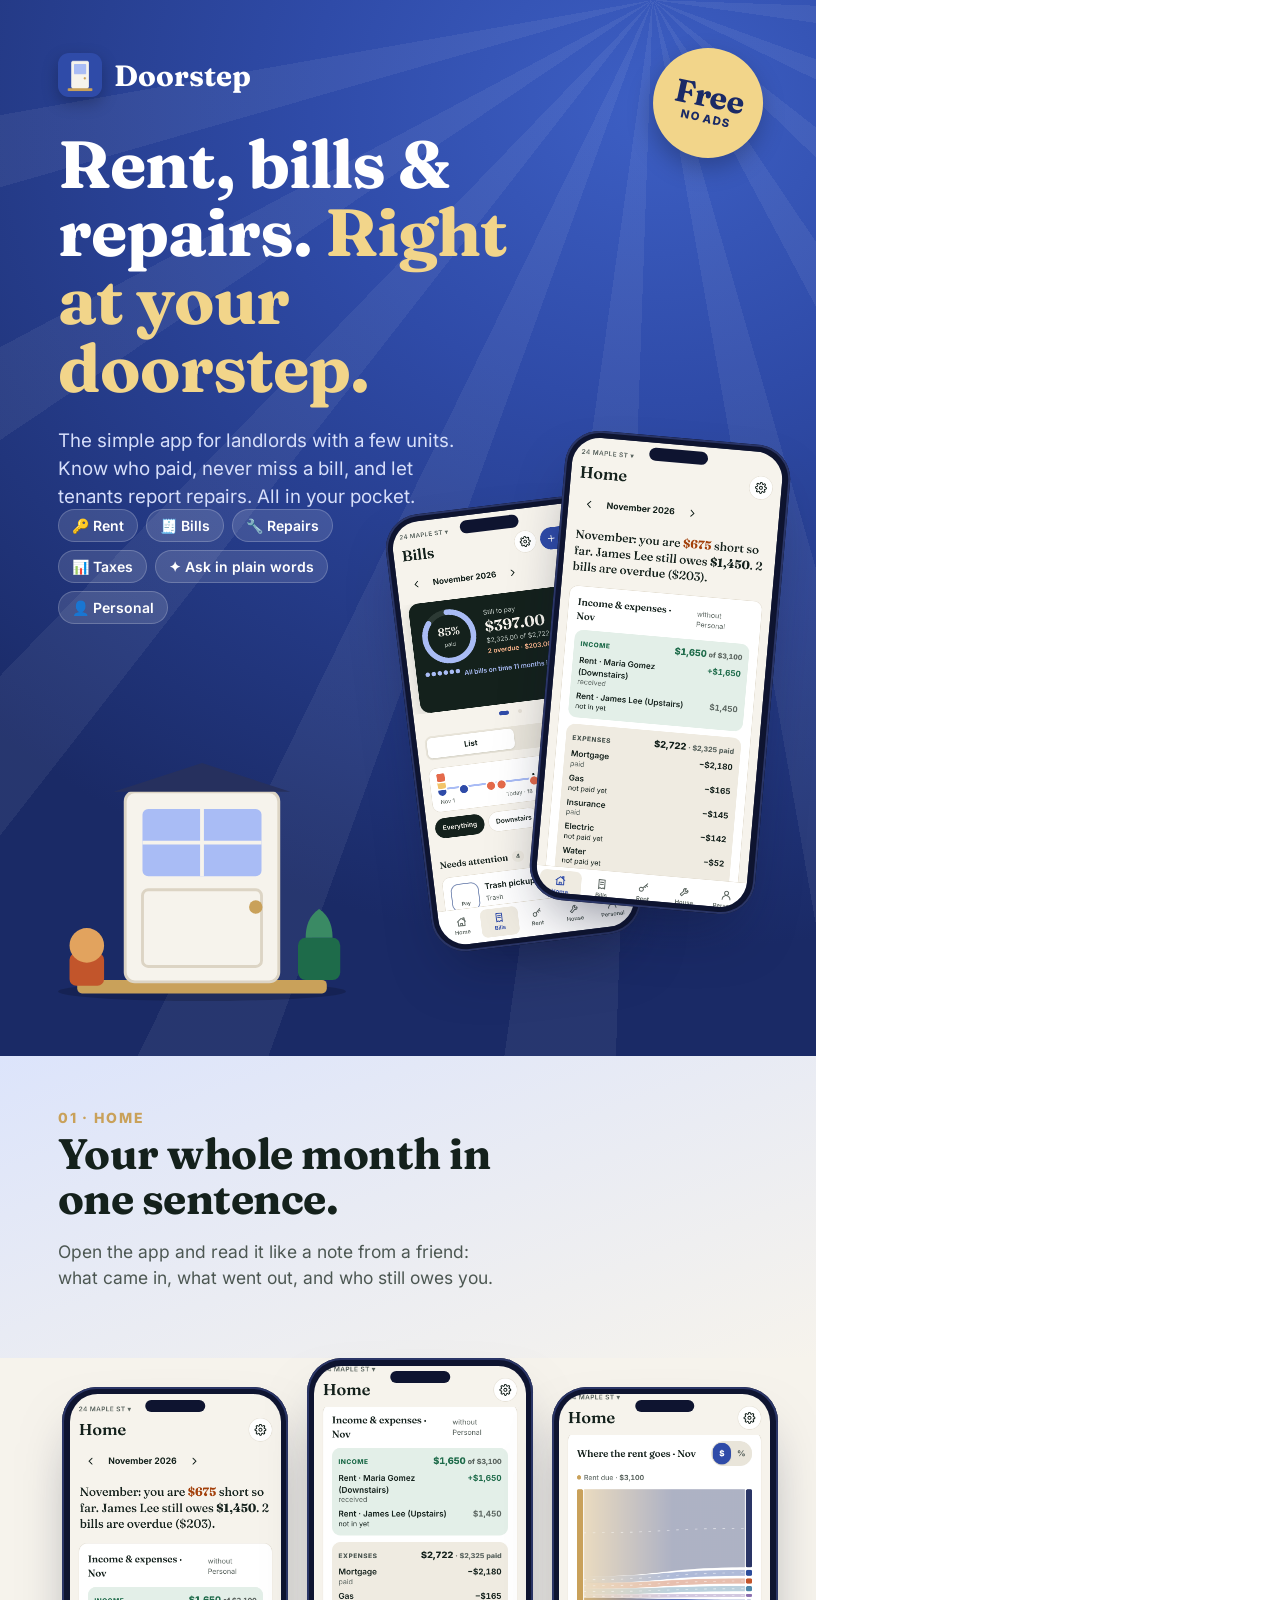
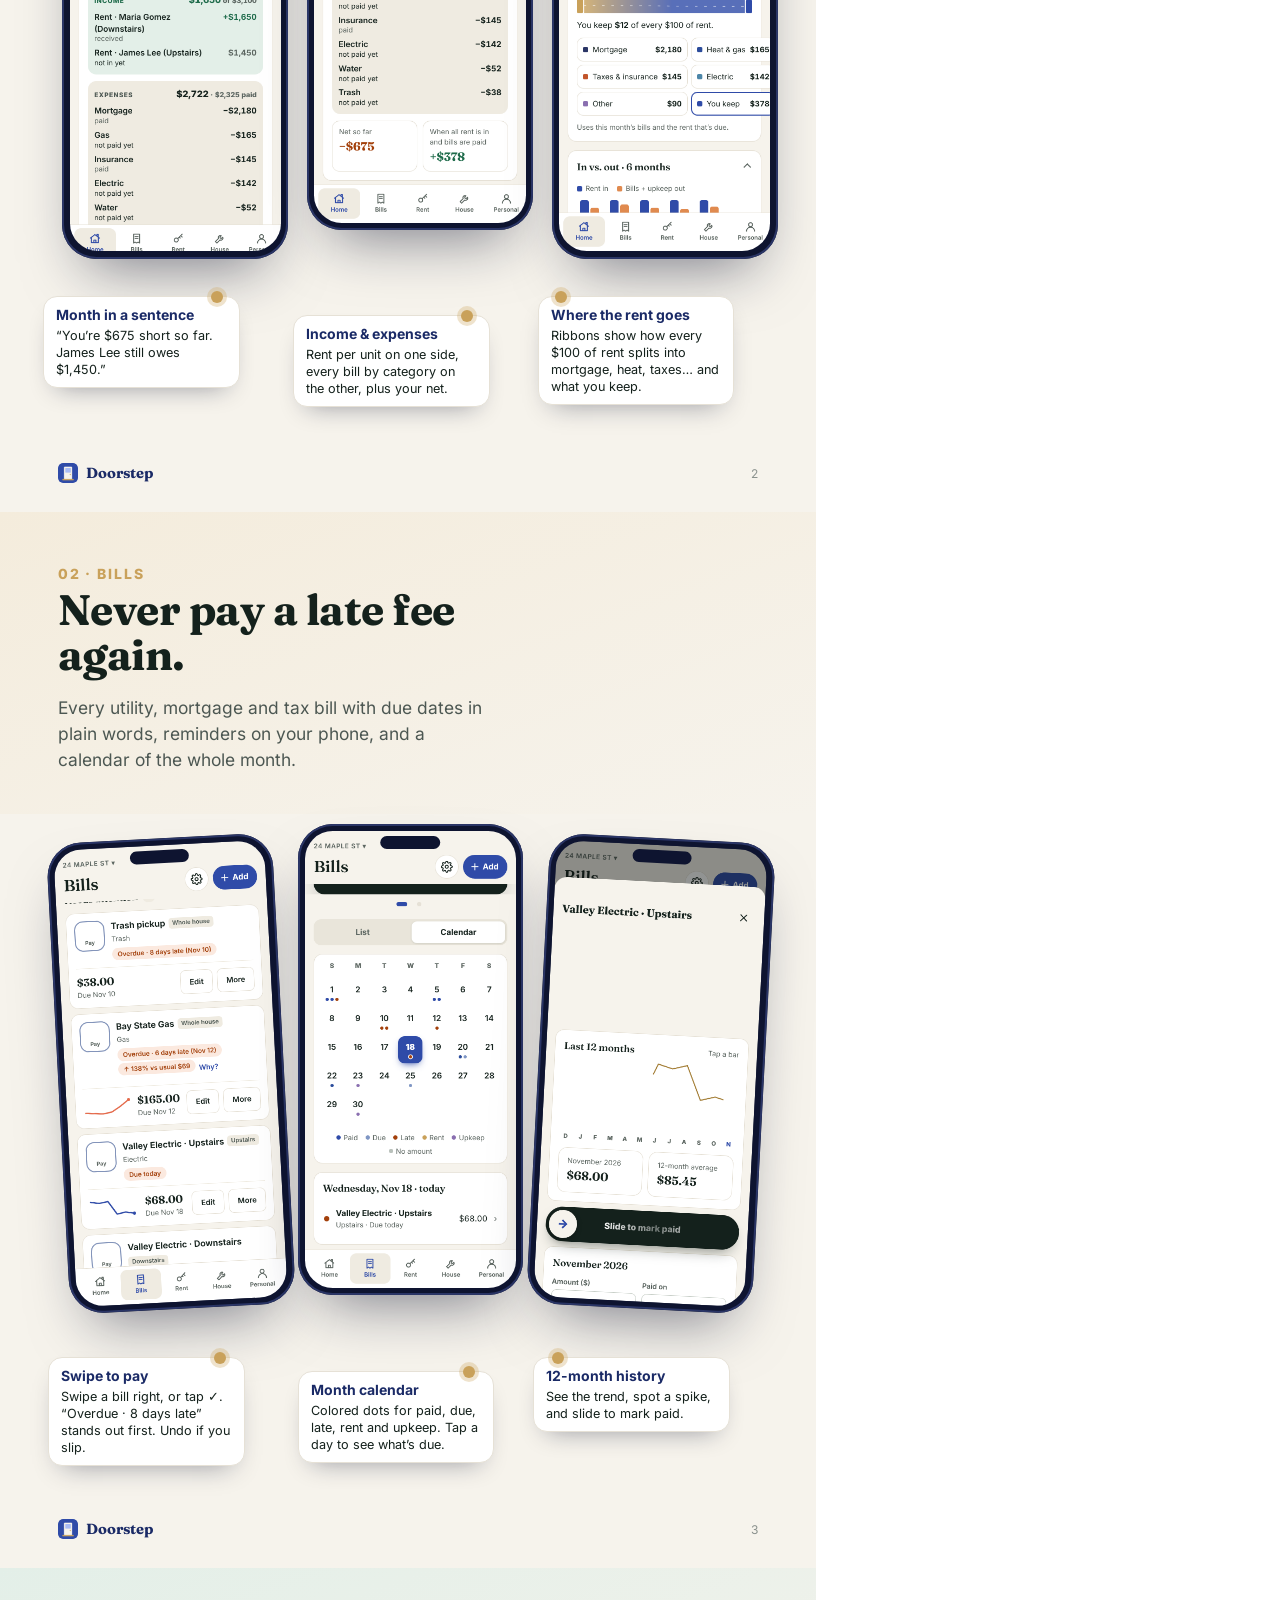
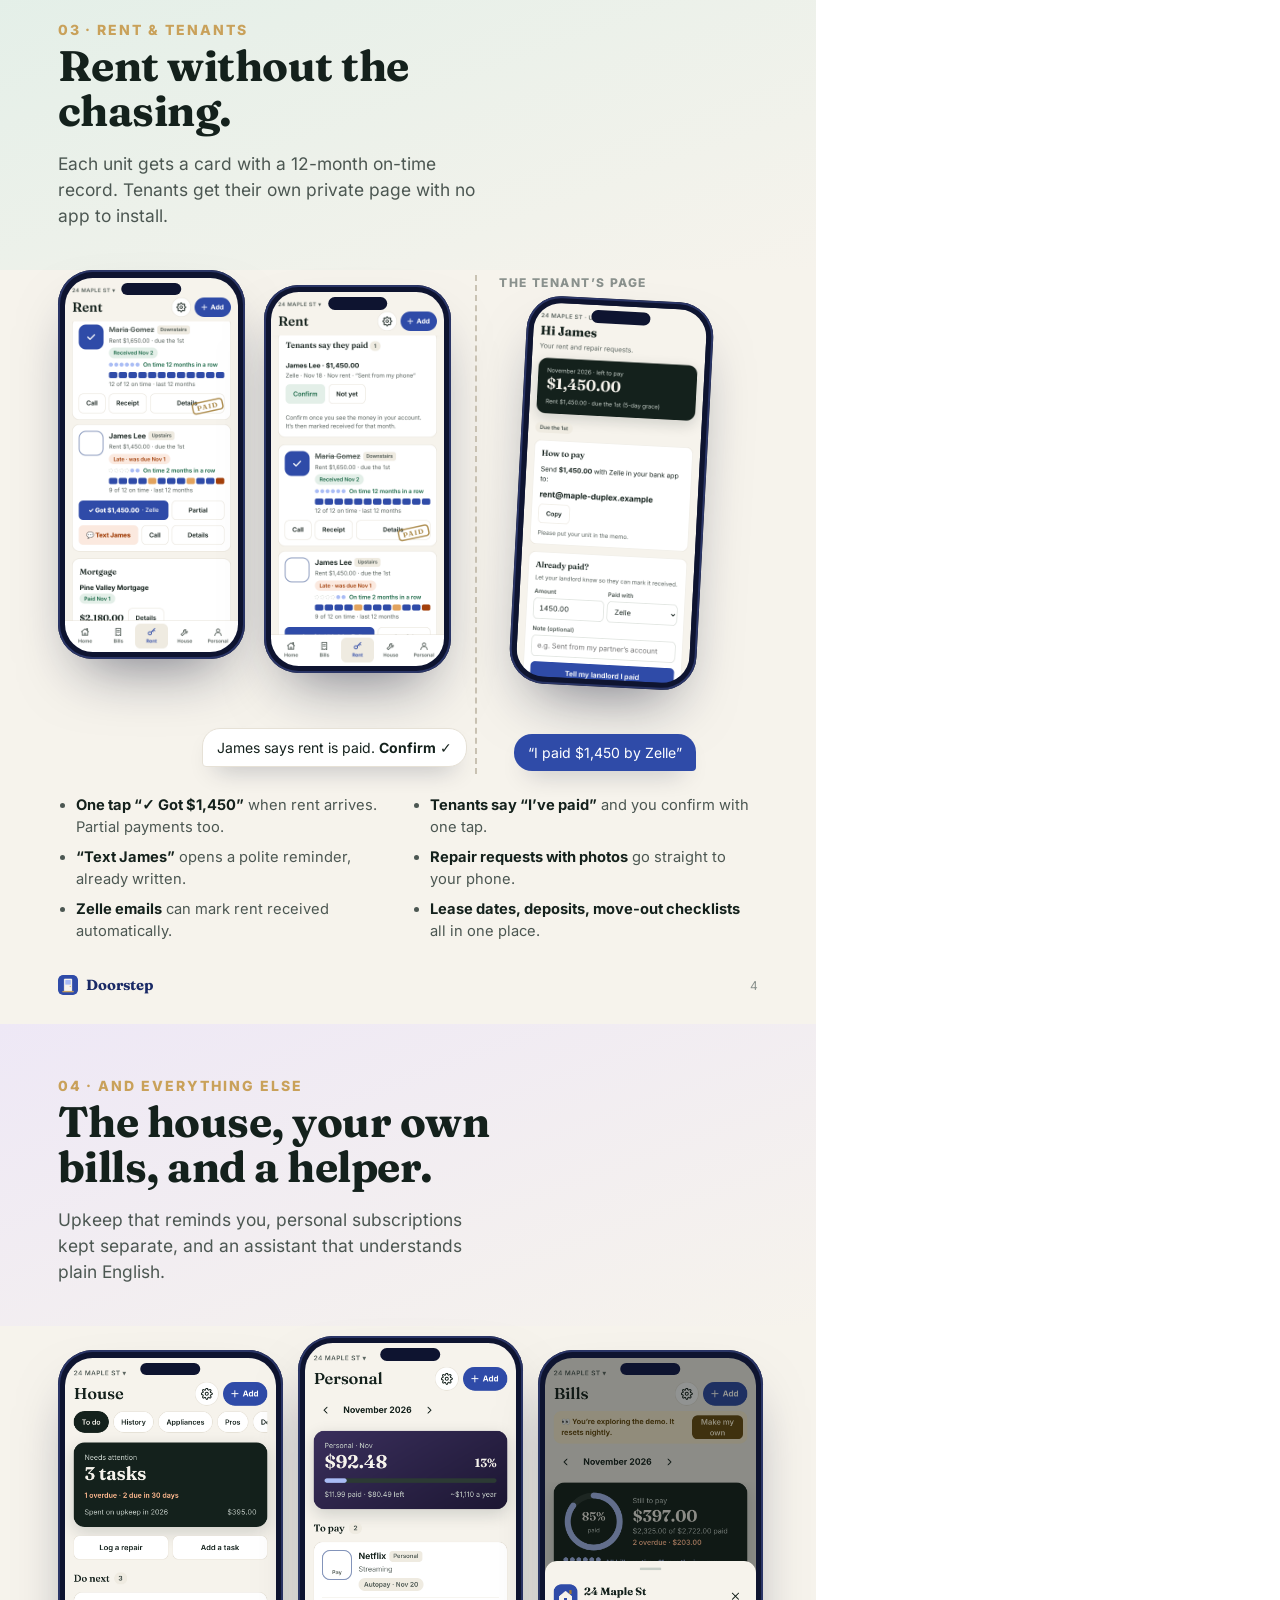
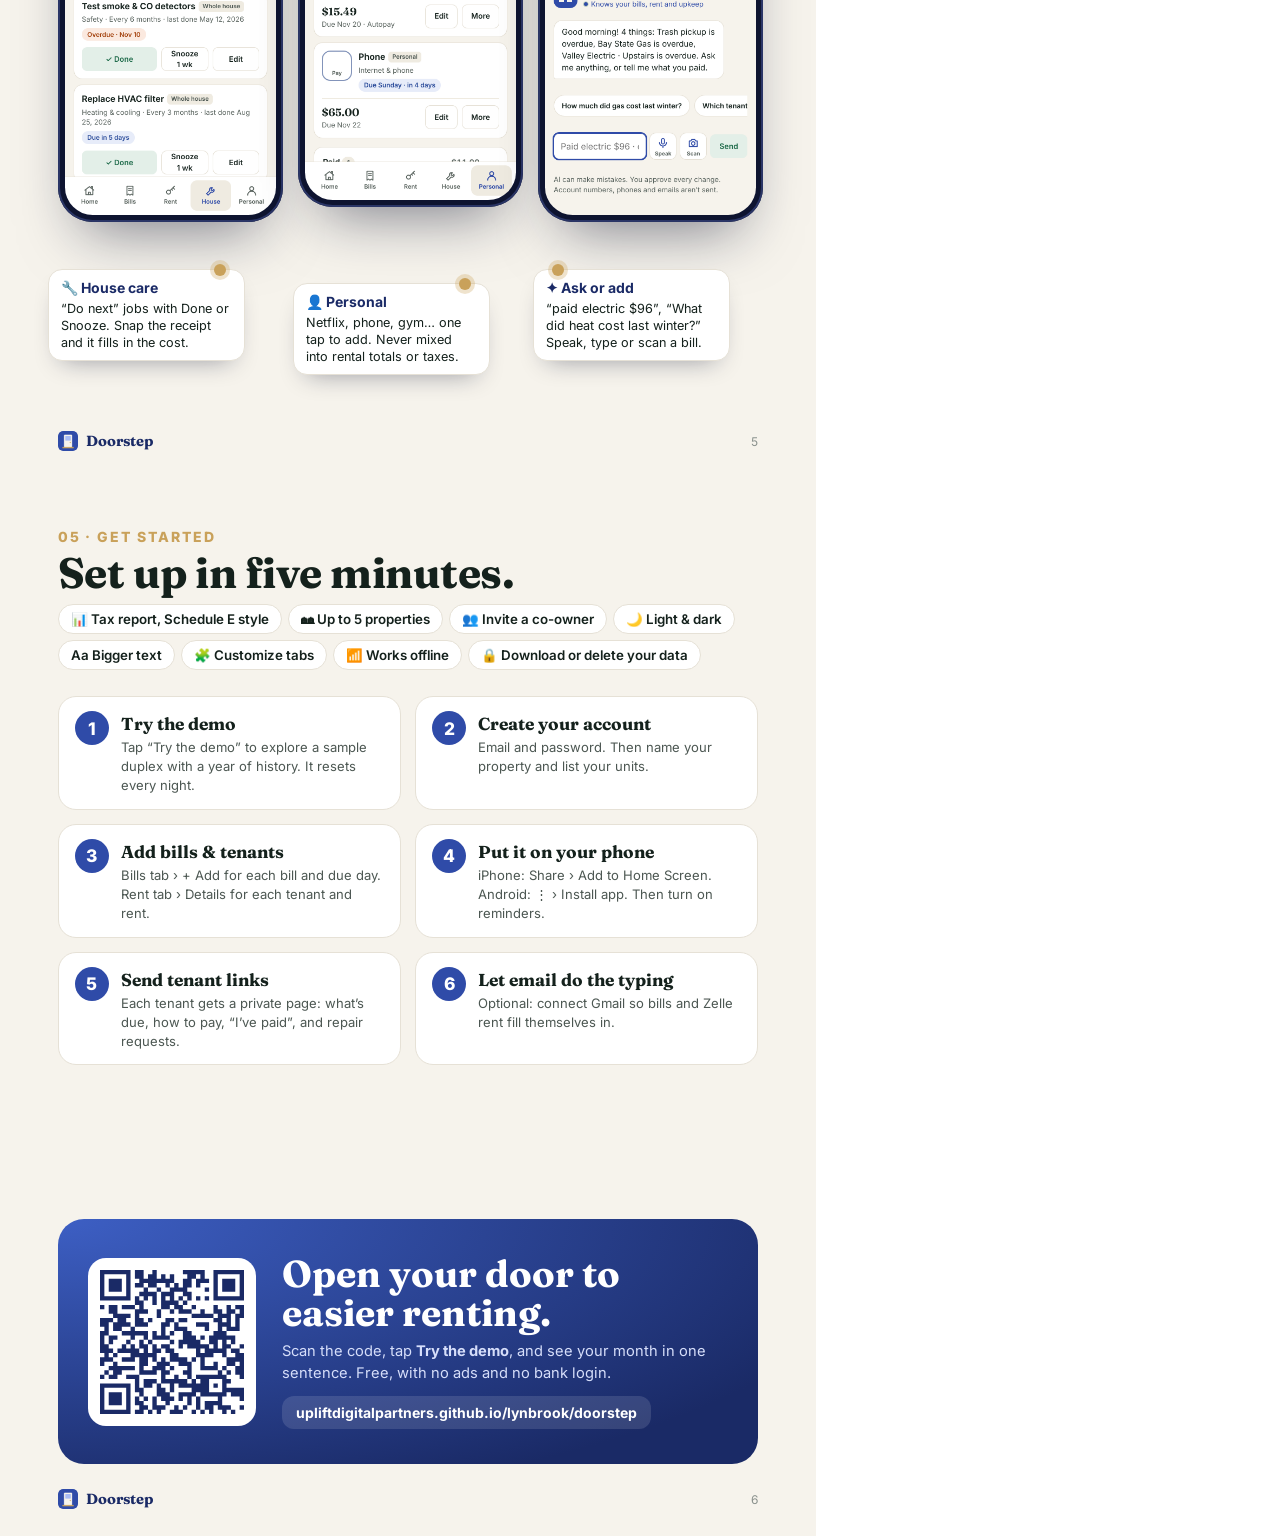
<file: doorstep/marketing/pamphlet.html>
<!doctype html>
<html lang="en">
<head>
<meta charset="utf-8">
<title>Doorstep pamphlet</title>
<style>
@font-face { font-family: 'Inter'; src: url('../fonts/inter.woff2') format('woff2'); font-weight: 100 900; }
@font-face { font-family: 'Fraunces'; src: url('../fonts/fraunces.woff2') format('woff2'); font-weight: 100 900; }
@page { size: Letter; margin: 0; }
* { box-sizing: border-box; }
:root { --blue: #2F4BA8; --navy: #1A2A66; --sky: #DCE4FB; --cream: #F6F3EC; --ink: #14211C; --muted: #4C5752; --gold: #C9A15A; --green: #1E6B4A; --rust: #C2552B; }
body { margin: 0; font-family: Inter, sans-serif; color: var(--ink); -webkit-print-color-adjust: exact; print-color-adjust: exact; }
.page { width: 8.5in; height: 11in; position: relative; overflow: hidden; page-break-after: always; background: var(--cream); }
.page:last-child { page-break-after: auto; }
h1, h2, h3, .serif { font-family: Fraunces, Georgia, serif; }
.phone { position: absolute; width: 2.35in; padding: 0.075in; border-radius: 0.36in; background: #0E1430; box-shadow: 0 30px 60px -24px rgba(14,20,48,.55), inset 0 0 0 2px #2A3566; }
.phone img { display: block; width: 100%; border-radius: 0.29in; }
.phone::before { content: ''; position: absolute; top: 0.13in; left: 50%; transform: translateX(-50%); width: 0.62in; height: 0.13in; border-radius: 99px; background: #0E1430; z-index: 2; }
.phone.sm { width: 1.95in; }
.kicker { font-size: 10.5pt; font-weight: 800; letter-spacing: .14em; text-transform: uppercase; color: var(--gold); }
.pad { position: absolute; inset: 0.6in 0.6in; }
.callout { position: absolute; background: #fff; border-radius: 14px; padding: 9px 12px; font-size: 9.5pt; line-height: 1.35; box-shadow: 0 12px 26px -14px rgba(14,20,48,.45); border: 1px solid #E6E1D6; max-width: 2.05in; }
.callout b { display: block; font-size: 10.5pt; color: var(--navy); margin-bottom: 2px; }
.callout .dot { position: absolute; width: 12px; height: 12px; border-radius: 99px; background: var(--gold); box-shadow: 0 0 0 4px rgba(201,161,90,.3); }
.pnum { position: absolute; bottom: 0.32in; right: 0.6in; font-size: 9pt; color: #8A918D; }
.brandmark { position: absolute; bottom: 0.3in; left: 0.6in; display: flex; align-items: center; gap: 8px; font-family: Fraunces, serif; font-weight: 700; font-size: 11pt; color: var(--navy); }
.brandmark img { width: 20px; height: 20px; border-radius: 5px; }
.lead { font-size: 13pt; line-height: 1.5; color: var(--muted); }
.chip { display: inline-flex; align-items: center; gap: 6px; padding: 6px 12px; border-radius: 99px; background: #fff; border: 1px solid #E6E1D6; font-size: 10pt; font-weight: 600; margin: 0 6px 6px 0; }
.blob { position: absolute; border-radius: 50%; filter: blur(2px); }

/* ---------- cover ---------- */
.cover { background: radial-gradient(120% 80% at 80% 10%, #3D5FC4 0%, var(--blue) 35%, var(--navy) 100%); color: #fff; }
.cover .rays { position: absolute; inset: 0; background: repeating-conic-gradient(from 200deg at 80% 0%, rgba(255,255,255,.06) 0deg 6deg, transparent 6deg 18deg); }
.cover h1 { position: absolute; left: 0.6in; top: 1.35in; margin: 0; font-size: 50pt; line-height: 1.02; letter-spacing: -1px; max-width: 5.2in; }
.cover h1 em { font-style: normal; color: #F2D58A; }
.cover .sub { position: absolute; left: 0.6in; top: 4.25in; max-width: 4.2in; font-size: 14pt; line-height: 1.5; color: #D6DEFA; }
.cover .logo { position: absolute; left: 0.6in; top: 0.55in; display: flex; align-items: center; gap: 12px; font-family: Fraunces, serif; font-size: 22pt; font-weight: 700; }
.cover .logo img { width: 44px; height: 44px; border-radius: 11px; box-shadow: 0 6px 16px rgba(0,0,0,.25); }
.cover .tag { position: absolute; left: 0.6in; top: 5.3in; display: flex; gap: 8px; flex-wrap: wrap; max-width: 3.35in; }
.cover .tag span { padding: 7px 13px; border-radius: 99px; background: rgba(255,255,255,.12); border: 1px solid rgba(255,255,255,.2); font-size: 10.5pt; font-weight: 600; }
.door { position: absolute; left: 0.6in; bottom: 0.55in; width: 3.6in; }
.cover .free { position: absolute; right: 0.55in; top: 0.5in; width: 1.15in; height: 1.15in; border-radius: 50%; background: #F2D58A; color: var(--navy); display: flex; flex-direction: column; align-items: center; justify-content: center; transform: rotate(12deg); font-family: Fraunces, serif; font-weight: 800; box-shadow: 0 10px 24px rgba(0,0,0,.25); }
.cover .free b { font-size: 24pt; line-height: 1; } .cover .free span { font-size: 8.5pt; letter-spacing: .08em; text-transform: uppercase; font-family: Inter, sans-serif; }

/* ---------- section pages ---------- */
.band { position: absolute; left: 0; right: 0; top: 0; height: 3.15in; }
.secttl { position: absolute; left: 0.6in; top: 0.55in; max-width: 4.6in; }
.secttl h2 { margin: 6px 0 8px; font-size: 32pt; line-height: 1.05; letter-spacing: -.5px; }
.list { position: absolute; font-size: 11pt; line-height: 1.5; color: var(--muted); }
.list li { margin-bottom: 8px; } .list b { color: var(--ink); }
.quote { position: absolute; background: var(--navy); color: #fff; border-radius: 20px; padding: 16px 18px; font-family: Fraunces, serif; font-size: 14pt; line-height: 1.35; }
.quote small { display: block; font-family: Inter, sans-serif; font-size: 9pt; color: #AFC0F2; margin-top: 6px; }
.bubble { position: absolute; background: #fff; border-radius: 18px 18px 18px 4px; padding: 10px 14px; font-size: 10.5pt; box-shadow: 0 12px 26px -14px rgba(14,20,48,.45); border: 1px solid #E6E1D6; }
.bubble.r { border-radius: 18px 18px 4px 18px; background: var(--blue); color: #fff; border: 0; }

/* ---------- start page ---------- */
.steps { position: absolute; left: 0.6in; right: 0.6in; top: 2.25in; display: grid; grid-template-columns: 1fr 1fr; gap: 14px; }
.step { background: #fff; border-radius: 18px; padding: 14px 16px; border: 1px solid #E6E1D6; display: flex; gap: 12px; }
.step .n { flex: none; width: 34px; height: 34px; border-radius: 99px; background: var(--blue); color: #fff; font-weight: 800; display: flex; align-items: center; justify-content: center; font-size: 13pt; }
.step h3 { margin: 2px 0 4px; font-size: 13pt; }
.step p { margin: 0; font-size: 9.8pt; line-height: 1.45; color: var(--muted); }
.cta { position: absolute; left: 0.6in; right: 0.6in; bottom: 0.75in; height: 2.55in; border-radius: 26px; background: radial-gradient(120% 120% at 0% 0%, #3D5FC4, var(--navy)); color: #fff; display: flex; align-items: center; gap: 26px; padding: 0 30px; overflow: hidden; }
.cta h2 { margin: 0 0 8px; font-size: 28pt; line-height: 1.05; }
.cta p { margin: 0; color: #D6DEFA; font-size: 11pt; line-height: 1.5; }
.cta .url { display: inline-block; margin-top: 12px; padding: 8px 14px; border-radius: 12px; background: rgba(255,255,255,.12); font-weight: 700; font-size: 10.5pt; }
.qr { flex: none; width: 1.75in; height: 1.75in; background: #fff; border-radius: 18px; padding: 12px; }
.qr img { width: 100%; height: 100%; }
</style>
</head>
<body>

<!-- ================= 1. COVER ================= -->
<section class="page cover">
  <div class="rays"></div>
  <div class="logo"><img src="img/logo.png" alt="">Doorstep</div>
  <div class="free"><b>Free</b><span>no ads</span></div>
  <h1>Rent, bills &amp; repairs. <em>Right at your doorstep.</em></h1>
  <p class="sub">The simple app for landlords with a few units. Know who paid, never miss a bill, and let tenants report repairs. All in your pocket.</p>
  <div class="tag"><span>🔑 Rent</span><span>🧾 Bills</span><span>🔧 Repairs</span><span>📊 Taxes</span><span>✦ Ask in plain words</span><span>👤 Personal</span></div>
  <svg class="door" viewBox="0 0 360 250" aria-hidden="true">
    <ellipse cx="150" cy="238" rx="150" ry="10" fill="rgba(0,0,0,.18)"/>
    <rect x="20" y="226" width="260" height="14" rx="5" fill="#C9A15A"/>
    <rect x="70" y="30" width="160" height="198" rx="10" fill="#F6F3EC"/>
    <rect x="70" y="30" width="160" height="198" rx="10" fill="none" stroke="#DCD4C4" stroke-width="3"/>
    <rect x="88" y="48" width="124" height="70" rx="6" fill="#A9BCF5"/>
    <path d="M150 48 v70 M88 83 h124" stroke="#F6F3EC" stroke-width="4"/>
    <rect x="88" y="132" width="124" height="80" rx="6" fill="none" stroke="#DCD4C4" stroke-width="3"/>
    <circle cx="206" cy="150" r="7" fill="#C9A15A"/>
    <path d="M58 30 L150 0 L242 30 Z" fill="#26305E"/>
    <g transform="translate(250 160)"><rect x="0" y="22" width="44" height="44" rx="8" fill="#1E6B4A"/><path d="M8 22c0-18 8-26 14-30 6 4 14 12 14 30z" fill="#3A8A64"/></g>
    <g transform="translate(-6 168)"><rect x="18" y="30" width="36" height="34" rx="7" fill="#C2552B"/><circle cx="36" cy="22" r="18" fill="#E2A35E"/></g>
  </svg>
  <div class="phone" style="right:2.05in;top:5.25in;width:2.2in;transform:rotate(-7deg)"><img src="img/bills.png" alt=""></div>
  <div class="phone" style="right:0.45in;top:4.55in;width:2.35in;transform:rotate(5deg)"><img src="img/home.png" alt=""></div>
</section>

<!-- ================= 2. HOME ================= -->
<section class="page">
  <div class="band" style="background:linear-gradient(160deg,#DCE4FB,#F6F3EC)"></div>
  <div class="secttl"><div class="kicker">01 · Home</div><h2 class="serif">Your whole month in one sentence.</h2>
    <p class="lead">Open the app and read it like a note from a friend: what came in, what went out, and who still owes you.</p></div>
  <div class="phone" style="left:0.65in;top:3.45in"><img src="img/home.png" alt=""></div>
  <div class="phone" style="left:3.2in;top:3.15in"><img src="img/income.png" alt=""></div>
  <div class="phone" style="left:5.75in;top:3.45in"><img src="img/flow.png" alt=""></div>
  <div class="callout" style="left:0.45in;top:8.75in"><span class="dot" style="right:16px;top:-6px"></span><b>Month in a sentence</b>“You’re $675 short so far. James Lee still owes $1,450.”</div>
  <div class="callout" style="left:3.05in;top:8.95in"><span class="dot" style="right:16px;top:-6px"></span><b>Income &amp; expenses</b>Rent per unit on one side, every bill by category on the other, plus your net.</div>
  <div class="callout" style="left:5.6in;top:8.75in"><span class="dot" style="left:16px;top:-6px"></span><b>Where the rent goes</b>Ribbons show how every $100 of rent splits into mortgage, heat, taxes… and what you keep.</div>
  <div class="brandmark"><img src="img/logo.png" alt="">Doorstep</div><div class="pnum">2</div>
</section>

<!-- ================= 3. BILLS ================= -->
<section class="page">
  <div class="band" style="background:linear-gradient(160deg,#F4ECDC,#F6F3EC)"></div>
  <div class="secttl"><div class="kicker">02 · Bills</div><h2 class="serif">Never pay a late fee again.</h2>
    <p class="lead">Every utility, mortgage and tax bill with due dates in plain words, reminders on your phone, and a calendar of the whole month.</p></div>
  <div class="phone" style="left:0.6in;top:3.4in;transform:rotate(-3deg)"><img src="img/bills-list.png" alt=""></div>
  <div class="phone" style="left:3.1in;top:3.25in"><img src="img/calendar.png" alt=""></div>
  <div class="phone" style="left:5.6in;top:3.4in;transform:rotate(3deg)"><img src="img/bill-detail.png" alt=""></div>
  <div class="callout" style="left:0.5in;top:8.8in"><span class="dot" style="right:18px;top:-6px"></span><b>Swipe to pay</b>Swipe a bill right, or tap ✓. “Overdue · 8 days late” stands out first. Undo if you slip.</div>
  <div class="callout" style="left:3.1in;top:8.95in"><span class="dot" style="right:18px;top:-6px"></span><b>Month calendar</b>Colored dots for paid, due, late, rent and upkeep. Tap a day to see what’s due.</div>
  <div class="callout" style="left:5.55in;top:8.8in"><span class="dot" style="left:18px;top:-6px"></span><b>12-month history</b>See the trend, spot a spike, and slide to mark paid.</div>
  <div class="brandmark"><img src="img/logo.png" alt="">Doorstep</div><div class="pnum">3</div>
</section>

<!-- ================= 4. RENT + TENANTS ================= -->
<section class="page">
  <div class="band" style="background:linear-gradient(160deg,#E3EFE8,#F6F3EC)"></div>
  <div class="secttl"><div class="kicker">03 · Rent &amp; tenants</div><h2 class="serif">Rent without the chasing.</h2>
    <p class="lead">Each unit gets a card with a 12-month on-time record. Tenants get their own private page with no app to install.</p></div>
  <div class="phone sm" style="left:0.6in;top:3.15in"><img src="img/rent-history.png" alt=""></div>
  <div class="phone sm" style="left:2.75in;top:3.3in"><img src="img/rent.png" alt=""></div>
  <div style="position:absolute;left:4.95in;top:3.2in;width:0;height:5.2in;border-left:2px dashed #C9C2B3"></div>
  <div style="position:absolute;left:5.2in;top:3.2in;font-size:9pt;font-weight:800;letter-spacing:.12em;color:#8A918D">THE TENANT’S PAGE</div>
  <div class="phone sm" style="left:5.4in;top:3.45in;transform:rotate(3deg)"><img src="img/tenant.png" alt=""></div>
  <div class="bubble r" style="left:5.35in;top:7.98in">“I paid $1,450 by Zelle”</div>
  <div class="bubble" style="left:2.1in;top:7.92in">James says rent is paid. <b>Confirm</b> ✓</div>
  <ul class="list" style="left:0.6in;top:8.6in;width:7.3in;columns:2;column-gap:26px;padding-left:18px;margin:0">
    <li><b>One tap “✓ Got $1,450”</b> when rent arrives. Partial payments too.</li>
    <li><b>“Text James”</b> opens a polite reminder, already written.</li>
    <li><b>Zelle emails</b> can mark rent received automatically.</li>
    <li><b>Tenants say “I’ve paid”</b> and you confirm with one tap.</li>
    <li><b>Repair requests with photos</b> go straight to your phone.</li>
    <li><b>Lease dates, deposits, move-out checklists</b> all in one place.</li>
  </ul>
  <div class="brandmark"><img src="img/logo.png" alt="">Doorstep</div><div class="pnum">4</div>
</section>

<!-- ================= 5. HOUSE, PERSONAL, ASK ================= -->
<section class="page">
  <div class="band" style="background:linear-gradient(160deg,#EEE8F6,#F6F3EC)"></div>
  <div class="secttl"><div class="kicker">04 · And everything else</div><h2 class="serif">The house, your own bills, and a helper.</h2>
    <p class="lead">Upkeep that reminds you, personal subscriptions kept separate, and an assistant that understands plain English.</p></div>
  <div class="phone" style="left:0.6in;top:3.4in"><img src="img/house.png" alt=""></div>
  <div class="phone" style="left:3.1in;top:3.25in"><img src="img/personal.png" alt=""></div>
  <div class="phone" style="left:5.6in;top:3.4in"><img src="img/ask.png" alt=""></div>
  <div class="callout" style="left:0.5in;top:8.8in"><span class="dot" style="right:18px;top:-6px"></span><b>🔧 House care</b>“Do next” jobs with Done or Snooze. Snap the receipt and it fills in the cost.</div>
  <div class="callout" style="left:3.05in;top:8.95in"><span class="dot" style="right:18px;top:-6px"></span><b>👤 Personal</b>Netflix, phone, gym… one tap to add. Never mixed into rental totals or taxes.</div>
  <div class="callout" style="left:5.55in;top:8.8in"><span class="dot" style="left:18px;top:-6px"></span><b>✦ Ask or add</b>“paid electric $96”, “What did heat cost last winter?” Speak, type or scan a bill.</div>
  <div class="brandmark"><img src="img/logo.png" alt="">Doorstep</div><div class="pnum">5</div>
</section>

<!-- ================= 6. MORE + GET STARTED ================= -->
<section class="page">
  <div class="secttl" style="top:0.5in;max-width:7.3in"><div class="kicker">05 · Get started</div><h2 class="serif">Set up in five minutes.</h2>
    <div style="margin-top:4px"><span class="chip">📊 Tax report, Schedule E style</span><span class="chip">🏘 Up to 5 properties</span><span class="chip">👥 Invite a co-owner</span><span class="chip">🌙 Light &amp; dark</span><span class="chip">Aa Bigger text</span><span class="chip">🧩 Customize tabs</span><span class="chip">📶 Works offline</span><span class="chip">🔒 Download or delete your data</span></div></div>
  <div class="steps">
    <div class="step"><div class="n">1</div><div><h3 class="serif">Try the demo</h3><p>Tap “Try the demo” to explore a sample duplex with a year of history. It resets every night.</p></div></div>
    <div class="step"><div class="n">2</div><div><h3 class="serif">Create your account</h3><p>Email and password. Then name your property and list your units.</p></div></div>
    <div class="step"><div class="n">3</div><div><h3 class="serif">Add bills &amp; tenants</h3><p>Bills tab › + Add for each bill and due day. Rent tab › Details for each tenant and rent.</p></div></div>
    <div class="step"><div class="n">4</div><div><h3 class="serif">Put it on your phone</h3><p>iPhone: Share › Add to Home Screen. Android: ⋮ › Install app. Then turn on reminders.</p></div></div>
    <div class="step"><div class="n">5</div><div><h3 class="serif">Send tenant links</h3><p>Each tenant gets a private page: what’s due, how to pay, “I’ve paid”, and repair requests.</p></div></div>
    <div class="step"><div class="n">6</div><div><h3 class="serif">Let email do the typing</h3><p>Optional: connect Gmail so bills and Zelle rent fill themselves in.</p></div></div>
  </div>
  <div class="cta">
    <div class="qr"><img src="img/qr.svg" alt="QR code to open Doorstep"></div>
    <div><h2 class="serif">Open your door to easier renting.</h2>
      <p>Scan the code, tap <b>Try the demo</b>, and see your month in one sentence. Free, with no ads and no bank login.</p>
      <span class="url">upliftdigitalpartners.github.io/lynbrook/doorstep</span></div>
  </div>
  <div class="brandmark" style="bottom:0.28in"><img src="img/logo.png" alt="">Doorstep</div><div class="pnum" style="bottom:0.3in">6</div>
</section>

</body>
</html>
</file>
<file: styles.css>
@font-face { font-family: 'Fraunces'; font-style: normal; font-weight: 100 900; font-display: swap; src: url('fonts/fraunces.woff2') format('woff2'); }
@font-face { font-family: 'Inter'; font-style: normal; font-weight: 100 900; font-display: swap; src: url('fonts/inter.woff2') format('woff2'); }

/* Evergreen, refined: light */
:root {
  --bg: #F6F3EC;
  --surface: #FFFFFF;
  --ink: #14211C;
  --muted: #5C6661;
  --muted-2: #4C5752;
  --line: #E6E1D6;
  --line-2: #EFEBE1;
  --field: #C8CFC8;
  --chip: #EFEBE1;
  --seg: #E9E5DA;
  --accent: #1E5B47;
  --accent-ink: #FFFFFF;
  --hero: #14211C;
  --hero-ink: #F6F3EC;
  --hero-muted: #C3CCC6;
  --hero-track: #2C3A34;
  --bar: #8FD3B6;
  --stamp: #A27C33;
  --paid-bg: #E3EFE8; --paid-fg: #1E5B47;
  --late-bg: #FBE9DF; --late-fg: #A3400B;
  --soon-bg: #E7ECF9; --soon-fg: #2B4C9B;
  --setup-bg: #FBF0D9; --setup-fg: #6B4A06;
  --hero-shadow: 0 10px 30px rgba(20,33,28,.16);
  --serif: 'Fraunces', Georgia, 'Times New Roman', serif;
  --safe-b: env(safe-area-inset-bottom, 0px);
  --safe-t: env(safe-area-inset-top, 0px);
  color-scheme: light;
}
/* Evergreen, refined: dark (follows the phone unless Settings says otherwise) */
@media (prefers-color-scheme: dark) {
  :root:not([data-theme="light"]) {
    --bg: #0F1A16; --surface: #172520; --ink: #EEF1EC; --muted: #A4B0AA; --muted-2: #B6C1BB;
    --line: #24342E; --line-2: #1E2D27; --field: #3B4C45; --chip: #21302A; --seg: #1C2A25;
    --accent: #6CC4A1; --accent-ink: #0B1411;
    --hero: #1C2C26; --hero-ink: #EEF1EC; --hero-muted: #B5C0BA; --hero-track: #2C3D36; --bar: #8FD3B6; --stamp: #D9B46A;
    --paid-bg: #173A31; --paid-fg: #9CE0C6;
    --late-bg: #43251A; --late-fg: #FFB98F;
    --soon-bg: #1F2B47; --soon-fg: #A9BEF2;
    --setup-bg: #3B3016; --setup-fg: #F2D48C;
    --hero-shadow: 0 10px 30px rgba(0,0,0,.4);
    color-scheme: dark;
  }
}
:root[data-theme="dark"] {
  --bg: #0F1A16; --surface: #172520; --ink: #EEF1EC; --muted: #A4B0AA; --muted-2: #B6C1BB;
  --line: #24342E; --line-2: #1E2D27; --field: #3B4C45; --chip: #21302A; --seg: #1C2A25;
  --accent: #6CC4A1; --accent-ink: #0B1411;
  --hero: #1C2C26; --hero-ink: #EEF1EC; --hero-muted: #B5C0BA; --hero-track: #2C3D36; --bar: #8FD3B6; --stamp: #D9B46A;
  --paid-bg: #173A31; --paid-fg: #9CE0C6;
  --late-bg: #43251A; --late-fg: #FFB98F;
  --soon-bg: #1F2B47; --soon-fg: #A9BEF2;
  --setup-bg: #3B3016; --setup-fg: #F2D48C;
  --hero-shadow: 0 10px 30px rgba(0,0,0,.4);
  color-scheme: dark;
}

* { box-sizing: border-box; }
html, body { margin: 0; background: var(--bg); color: var(--ink); overscroll-behavior-y: contain; }
body {
  font-family: Inter, -apple-system, BlinkMacSystemFont, "Segoe UI", Roboto, system-ui, sans-serif;
  font-size: 15px; line-height: 1.45; -webkit-font-smoothing: antialiased;
  -webkit-tap-highlight-color: transparent;
}
button, input, select, textarea { font: inherit; color: inherit; }
button { cursor: pointer; }
:focus-visible { outline: 2px solid var(--accent); outline-offset: 2px; }
a { color: var(--accent); }
.num { font-variant-numeric: tabular-nums; }
.display { font-family: "Space Grotesk", Inter, -apple-system, system-ui, sans-serif; letter-spacing: -0.01em; }
.sr { position: absolute; width: 1px; height: 1px; overflow: hidden; clip: rect(0 0 0 0); white-space: nowrap; }

.splash { min-height: 100vh; display: flex; flex-direction: column; align-items: center; justify-content: center; gap: 12px; color: var(--muted); }
.splash img { border-radius: 18px; }

/* Shell */
.shell { min-height: 100vh; min-height: 100dvh; display: flex; flex-direction: column; max-width: 640px; margin: 0 auto; }
.topbar { position: sticky; top: 0; z-index: 5; background: var(--bg); padding: calc(14px + var(--safe-t)) 16px 10px; display: flex; flex-direction: column; gap: 2px; }
.topbar .eyebrow { font-size: 12px; font-weight: 600; letter-spacing: 0.06em; text-transform: uppercase; color: var(--muted); }
.topbar h1 { margin: 0; font-size: 28px; line-height: 1.15; font-weight: 650; }
.topbar-row { display: flex; align-items: center; justify-content: space-between; gap: 8px; }
.main { flex: 1; padding: 4px 16px calc(100px + var(--safe-b)); display: flex; flex-direction: column; gap: 16px; }

.tabbar { position: fixed; left: 0; right: 0; bottom: 0; z-index: 10; background: var(--surface); border-top: 1px solid var(--line); padding: 6px 8px calc(8px + var(--safe-b)); }
.tabbar-inner { max-width: 640px; margin: 0 auto; display: grid; grid-template-columns: repeat(5, minmax(0, 1fr)); }
.tab { height: 56px; font-size: 11px !important; border: 0; background: transparent; display: flex; flex-direction: column; align-items: center; justify-content: center; gap: 2px; font-size: 12px; font-weight: 600; color: var(--muted); border-radius: 12px; }
.tab[aria-current="page"] { color: var(--accent); }

/* Pieces */
.card { background: var(--surface); border: 1px solid var(--line); border-radius: 16px; padding: 16px; display: flex; flex-direction: column; gap: 12px; }
.card h2 { margin: 0; font-size: 18px; font-weight: 650; }
.card p { margin: 0; }
.muted { color: var(--muted); }
.small { font-size: 13px; }
.row { display: flex; align-items: center; gap: 10px; }
.between { justify-content: space-between; }
.wrap { flex-wrap: wrap; }
.grid2 { display: grid; grid-template-columns: repeat(2, minmax(0, 1fr)); gap: 10px; }
.stack { display: flex; flex-direction: column; gap: 10px; }

.hero { background: var(--hero); color: var(--hero-ink); border-radius: 20px; padding: 18px 20px; display: flex; flex-direction: column; gap: 12px; }
.hero .label { font-size: 13px; color: var(--hero-muted); }
.hero .big { font-size: 34px; font-weight: 650; line-height: 1.1; }
.hero .pct { font-size: 22px; font-weight: 650; }
.track { height: 8px; background: var(--hero-track); border-radius: 99px; overflow: hidden; }
.track > div { height: 100%; background: var(--bar); border-radius: 99px; transition: width .3s; }
.hero .foot { display: flex; justify-content: space-between; font-size: 13px; color: var(--hero-muted); gap: 8px; }
.hero .late { color: #FFB98F; font-weight: 600; }

.notice { margin: 0; padding: 12px 14px; border-radius: 12px; background: var(--setup-bg); color: var(--setup-fg); font-size: 14px; }
.notice.info { background: var(--soon-bg); color: var(--soon-fg); }

.monthnav { display: flex; align-items: center; gap: 4px; }
.iconbtn { width: 44px; height: 44px; border: 0; border-radius: 12px; background: transparent; color: var(--ink); display: inline-flex; align-items: center; justify-content: center; flex: none; }
.iconbtn:hover { background: var(--chip); }

.chips { display: flex; gap: 8px; overflow-x: auto; padding-bottom: 2px; scrollbar-width: none; }
.chips::-webkit-scrollbar { display: none; }
.chip { flex: none; height: 44px; padding: 0 16px; border-radius: 99px; font-size: 14px; font-weight: 600; background: var(--surface); color: var(--ink); border: 1px solid var(--line); }
.chip[aria-pressed="true"] { background: var(--ink); color: var(--bg); border-color: var(--ink); }

.seg { display: grid; grid-auto-flow: column; grid-auto-columns: minmax(0, 1fr); gap: 4px; background: var(--seg); padding: 4px; border-radius: 12px; }
.seg button { height: 40px; border: 0; border-radius: 9px; font-size: 14px; font-weight: 600; background: transparent; color: var(--muted-2); }
.seg button[aria-pressed="true"] { background: var(--surface); color: var(--ink); box-shadow: 0 1px 2px rgba(0,0,0,.12); }

.bills { list-style: none; margin: 0; padding: 0; display: flex; flex-direction: column; gap: 10px; }
.bill { background: var(--surface); border: 1px solid var(--line); border-radius: 16px; padding: 14px; display: flex; flex-direction: column; gap: 12px; }
.bill-top { display: flex; align-items: flex-start; gap: 12px; }
.check { width: 48px; height: 48px; flex: none; border-radius: 14px; display: flex; align-items: center; justify-content: center; background: var(--surface); border: 2px solid var(--field); color: transparent; }
.check[aria-pressed="true"] { background: var(--accent); border-color: var(--accent); color: var(--accent-ink); }
.bill-info { flex: 1; min-width: 0; display: flex; flex-direction: column; gap: 3px; }
.bill-name { font-weight: 650; font-size: 16px; }
.bill.paid .bill-name { color: var(--muted); text-decoration: line-through; }
.tag { font-size: 11px; font-weight: 600; padding: 2px 7px; border-radius: 6px; background: var(--chip); color: var(--muted-2); }
.acct { display: inline-flex; align-items: center; gap: 4px; border: 0; background: transparent; padding: 0; font-size: 13px; color: var(--muted); text-align: left; }
.acct svg { opacity: .7; }
.pill { align-self: flex-start; margin-top: 4px; font-size: 12px; font-weight: 600; padding: 3px 10px; border-radius: 99px; }
.pill.paid { background: var(--paid-bg); color: var(--paid-fg); }
.pill.late { background: var(--late-bg); color: var(--late-fg); }
.pill.soon { background: var(--soon-bg); color: var(--soon-fg); }
.pill.setup { background: var(--setup-bg); color: var(--setup-fg); }
.pill.up, .pill.auto { background: var(--chip); color: var(--muted-2); }
.bill-sum { display: flex; align-items: center; justify-content: space-between; gap: 10px; padding-top: 10px; border-top: 1px solid var(--line-2); }
.bill-sum .amt { font-size: 20px; font-weight: 650; }
.btns { display: flex; gap: 8px; flex-wrap: wrap; }

.btn { height: 44px; padding: 0 16px; border-radius: 10px; border: 1px solid var(--line); background: var(--surface); color: var(--ink); font-size: 14px; font-weight: 600; display: inline-flex; align-items: center; justify-content: center; gap: 6px; text-decoration: none; }
.btn.primary { background: var(--accent); border-color: var(--accent); color: var(--accent-ink); height: 50px; font-size: 16px; }
.btn.block { width: 100%; }
.btn.danger { color: var(--late-fg); }
.btn[disabled] { opacity: .55; cursor: default; }
.linkbtn { border: 0; background: transparent; color: var(--accent); font-weight: 600; padding: 8px 0; min-height: 44px; }

.field { display: flex; flex-direction: column; gap: 5px; min-width: 0; }
.field label, .field .lab { font-size: 13px; font-weight: 600; color: var(--muted-2); }
.input, select.input, textarea.input { width: 100%; min-height: 48px; padding: 0 12px; border: 1px solid var(--field); border-radius: 10px; font-size: 16px; background: var(--surface); color: var(--ink); }
textarea.input { padding: 10px 12px; min-height: 80px; resize: vertical; }
.input:focus { outline: 2px solid var(--accent); outline-offset: 0; border-color: var(--accent); }
.checkrow { display: flex; align-items: center; gap: 10px; min-height: 44px; font-size: 15px; }
.checkrow input { width: 22px; height: 22px; accent-color: var(--accent); }
.err { color: var(--late-fg); font-size: 14px; margin: 0; }
.ok { color: var(--paid-fg); font-size: 14px; margin: 0; font-weight: 500; }

.stat { background: var(--surface); border: 1px solid var(--line); border-radius: 16px; padding: 14px 16px; display: flex; flex-direction: column; gap: 2px; min-width: 0; }
.stat .v { font-size: 22px; font-weight: 650; white-space: nowrap; overflow: hidden; text-overflow: ellipsis; }
.meter { height: 8px; background: var(--line-2); border-radius: 99px; overflow: hidden; }
.meter > div { height: 100%; background: var(--accent); border-radius: 99px; }
.hist { display: grid; grid-template-columns: repeat(6, minmax(0, 1fr)); gap: 8px; align-items: end; height: 150px; }
.hist .col { display: flex; flex-direction: column; align-items: center; justify-content: flex-end; gap: 4px; height: 100%; font-size: 11px; color: var(--muted); }
.hist .b { width: 100%; max-width: 36px; background: var(--accent); border-radius: 6px 6px 2px 2px; min-height: 2px; }
.hist .col.cur .b { background: var(--ink); }

.code { font-family: ui-monospace, SFMono-Regular, Menlo, monospace; font-size: 22px; letter-spacing: 0.12em; font-weight: 600; }
.status-dot { display: inline-flex; align-items: center; gap: 6px; font-size: 12px; font-weight: 600; padding: 4px 10px; border-radius: 99px; background: var(--setup-bg); color: var(--setup-fg); }
.steps { margin: 0; padding-left: 20px; display: flex; flex-direction: column; gap: 6px; }

/* Sheet */
.sheet-bg { position: fixed; inset: 0; z-index: 20; background: rgba(10, 15, 13, .45); display: flex; align-items: flex-end; justify-content: center; }
.sheet { width: 100%; max-width: 640px; max-height: 92vh; max-height: 92dvh; overflow-y: auto; background: var(--bg); border-radius: 22px 22px 0 0; padding: 8px 16px calc(24px + var(--safe-b)); display: flex; flex-direction: column; gap: 14px; }
.sheet-head { position: sticky; top: 0; background: var(--bg); padding: 10px 0 6px; display: flex; align-items: center; justify-content: space-between; z-index: 1; }
.sheet-head h2 { margin: 0; font-size: 20px; }
.grabber { width: 40px; height: 5px; border-radius: 99px; background: var(--field); margin: 0 auto; }
.receipt { max-width: 100%; border-radius: 12px; border: 1px solid var(--line); }

/* Auth */
.auth { min-height: 100vh; min-height: 100dvh; display: flex; align-items: center; justify-content: center; padding: 24px 16px; }
.auth .card { width: 100%; max-width: 420px; padding: 24px; gap: 16px; }
.auth .logo { width: 64px; height: 64px; border-radius: 16px; }

#toast { position: fixed; left: 50%; bottom: calc(96px + var(--safe-b)); transform: translateX(-50%) translateY(20px); background: var(--ink); color: var(--bg); padding: 10px 16px; border-radius: 12px; font-size: 14px; font-weight: 500; opacity: 0; pointer-events: none; transition: all .2s; z-index: 30; max-width: calc(100% - 32px); text-align: center; }
#toast.show { opacity: 1; transform: translateX(-50%) translateY(0); }

@media (min-width: 700px) {
  .topbar { padding-top: 28px; }
  .topbar h1 { font-size: 32px; }
}

/* v1.2 additions */
.addbtn { background: var(--accent); color: var(--accent-ink); border-radius: 14px; }
.addbtn:hover { background: var(--accent); filter: brightness(1.08); }
.section-h { margin: 8px 0 0; font-size: 16px; font-weight: 650; }
.btn.primary-soft { background: var(--paid-bg); color: var(--paid-fg); border-color: transparent; }
.check[disabled] { opacity: .4; cursor: default; }
.logrow { width: 100%; text-align: left; font: inherit; color: inherit; cursor: pointer; }
.legend { display: flex; gap: 16px; color: var(--muted); }
.legend .sw { display: inline-block; width: 10px; height: 10px; border-radius: 3px; margin-right: 6px; vertical-align: -1px; }
.sw.in, .hist2 .b.in { background: var(--accent); }
.sw.out, .hist2 .b.out { background: #E08A4F; }
.hist2 { display: grid; grid-template-columns: repeat(6, minmax(0, 1fr)); gap: 8px; height: 150px; }
.hist2 .col { display: flex; flex-direction: column; align-items: center; justify-content: flex-end; gap: 4px; font-size: 11px; color: var(--muted); min-height: 0; }
.hist2 .col.cur span { color: var(--ink); font-weight: 650; }
.hist2 .pair { flex: 1; width: 100%; display: flex; align-items: flex-end; justify-content: center; gap: 3px; min-height: 0; }
.hist2 .b { width: 40%; max-width: 16px; border-radius: 4px 4px 1px 1px; min-height: 2px; }
.tbl { width: 100%; border-collapse: collapse; font-size: 14px; }
.tbl th, .tbl td { padding: 8px 4px; border-top: 1px solid var(--line-2); text-align: right; }
.tbl th:first-child { text-align: left; font-weight: 500; }
.tbl thead th { border-top: 0; color: var(--muted); font-size: 12px; font-weight: 600; }
.topbar-row h1 { flex: 1; }

/* v1.5 setup guide */
.guide { display: flex; flex-direction: column; }
.gstep { border-top: 1px solid var(--line-2); }
.gstep summary { list-style: none; display: flex; align-items: center; gap: 12px; min-height: 52px; cursor: pointer; font-weight: 600; }
.gstep summary::-webkit-details-marker { display: none; }
.gstep summary::after { content: '›'; margin-left: auto; color: var(--muted); font-size: 22px; transition: transform .15s; }
.gstep[open] summary::after { transform: rotate(90deg); }
.gnum { width: 28px; height: 28px; flex: none; border-radius: 99px; display: inline-flex; align-items: center; justify-content: center; font-size: 13px; background: var(--chip); color: var(--muted-2); }
.gnum svg { width: 16px; height: 16px; }
.gstep.done .gnum { background: var(--accent); color: var(--accent-ink); }
.gstep.done .gtitle { color: var(--muted); }
.gbody { padding: 0 0 14px 40px; display: flex; flex-direction: column; gap: 10px; font-size: 14px; }
.gbody .steps li { line-height: 1.5; }
.banner { width: 100%; text-align: left; border: 0; font: inherit; font-size: 14px; font-weight: 600; display: flex; justify-content: space-between; min-height: 44px; cursor: pointer; }
#guide { scroll-margin-top: 120px; }

/* v1.6 house records */
.monthpick { border: 0; padding: 0; margin: 0; }
.monthpick legend { margin-bottom: 6px; }
.mgrid { display: grid; grid-template-columns: repeat(6, minmax(0, 1fr)); gap: 6px; }
.mchip { position: relative; }
.mchip input { position: absolute; opacity: 0; inset: 0; margin: 0; cursor: pointer; }
.mchip span { display: flex; align-items: center; justify-content: center; height: 40px; border-radius: 10px; border: 1px solid var(--field); font-size: 13px; font-weight: 600; background: var(--surface); }
.mchip input:checked + span { background: var(--accent); color: var(--accent-ink); border-color: var(--accent); }
.mchip input:focus-visible + span { outline: 2px solid var(--accent); outline-offset: 2px; }

/* v1.9 weather */
.notice.weather { background: var(--soon-bg); color: var(--soon-fg); line-height: 1.45; }

/* v2.0 */
.scanbtn { gap: 8px; height: 48px; border-style: dashed; color: var(--accent); }
.tbl thead th { text-align: right; }
.tbl thead th:first-child { text-align: left; }

/* ===== v2.1 visuals ===== */
.sk { border-radius: 10px; background: linear-gradient(90deg, var(--seg) 0px, var(--surface) 120px, var(--seg) 240px); background-size: 600px 100%; animation: sk 1.2s linear infinite; }
@keyframes sk { 0% { background-position: -300px 0 } 100% { background-position: 300px 0 } }

/* 20: ring hero */
.ringhero { align-items: center; }
.ringwrap { position: relative; width: 190px; height: 190px; }
.ring-track { fill: none; stroke: var(--hero-track); stroke-width: 14; }
.ring-arc { fill: none; stroke: var(--bar); stroke-width: 14; stroke-linecap: round; transition: stroke-dashoffset .9s cubic-bezier(.3,.8,.3,1); }
.ring-center { position: absolute; inset: 0; display: flex; flex-direction: column; align-items: center; justify-content: center; gap: 2px; }
.ring-center .big { font-size: 28px; }
.ring-pct { font-size: 13px; color: var(--bar); font-weight: 600; }
.ringhero .foot { width: 100%; }

/* 22: timeline */
.tline { background: var(--surface); border: 1px solid var(--line); border-radius: 16px; padding: 14px 14px 10px; display: flex; flex-direction: column; gap: 6px; }
.tl-track { position: relative; height: 40px; margin: 0 8px; }
.tl-track::before { content: ''; position: absolute; left: 0; right: 0; top: 26px; height: 4px; border-radius: 99px; background: var(--line-2); }
.tl-done { position: absolute; left: 0; top: 26px; height: 4px; border-radius: 99px; background: var(--bar); }
.tl-today { position: absolute; top: 18px; width: 4px; height: 20px; margin-left: -2px; border-radius: 99px; background: var(--ink); animation: tlpulse 1.8s ease-in-out infinite; }
@keyframes tlpulse { 0%,100% { opacity: 1 } 50% { opacity: .45 } }
.tdot { position: absolute; width: 22px; height: 22px; margin-left: -11px; padding: 0; border-radius: 99px; border: 3px solid var(--surface); cursor: pointer; transition: transform .15s; }
.tdot.rent { border-radius: 6px; }
.tdot:hover, .tdot:focus-visible { transform: scale(1.25); }
.tl-axis { display: flex; justify-content: space-between; font-size: 11px; color: var(--muted); margin: 0 2px; }
.bill.flash { animation: flash 1.2s ease-out; }
@keyframes flash { 0% { box-shadow: 0 0 0 0 rgba(31,111,92,.55) } 100% { box-shadow: 0 0 0 14px rgba(31,111,92,0) } }

/* 19: PAID stamp + confetti */
.bill { position: relative; }
.paidstamp { position: absolute; right: 14px; top: 12px; transform: rotate(-12deg); border: 3px solid var(--accent); color: var(--accent); border-radius: 8px; padding: 0 8px; font: 800 18px/1.4 'Courier New', ui-monospace, monospace; letter-spacing: .12em; opacity: .7; pointer-events: none; }
.paidstamp.slam { animation: slam .5s cubic-bezier(.2,.8,.3,1.2) both; }
@keyframes slam { 0% { transform: rotate(-12deg) scale(2.4); opacity: 0 } 55% { transform: rotate(-12deg) scale(.92); opacity: .9 } 100% { transform: rotate(-12deg) scale(1); opacity: .7 } }
#fx { position: fixed; inset: 0; pointer-events: none; z-index: 40; overflow: hidden; }
.conf { position: absolute; top: -12px; width: 8px; height: 12px; border-radius: 2px; animation: fall 2.2s cubic-bezier(.2,.6,.4,1) forwards; }
@keyframes fall { 0% { transform: translate(0,0) rotate(0); opacity: 1 } 100% { transform: translate(var(--dx), 105vh) rotate(var(--r)); opacity: .2 } }
.check svg path { stroke-dasharray: 30; }
.bill.paid .check svg path { animation: tick .3s ease-out both; }
@keyframes tick { from { stroke-dashoffset: 30 } to { stroke-dashoffset: 0 } }

/* 18: house picture */
.househero { gap: 10px; }
.win-lit { animation: glow 2.4s ease-in-out infinite; }
@keyframes glow { 0%,100% { opacity: .6 } 50% { opacity: 1 } }
.hchips { display: grid; grid-template-columns: repeat(auto-fit, minmax(120px, 1fr)); gap: 8px; }
.hchip { display: flex; flex-direction: column; align-items: center; gap: 2px; min-height: 52px; border-radius: 12px; border: 1px solid #34403B; background: transparent; color: var(--hero-muted); font-size: 12px; cursor: pointer; }
.hchip strong { font-size: 15px; }
.homechip { display: flex; align-items: center; gap: 10px; font-size: 13px; color: var(--hero-muted); border-top: 1px solid #34403B; padding-top: 10px; }

/* 24: sheets + pull to refresh */
.sheet-bg.enter { animation: fadein .25s ease-out both; }
.sheet.enter { animation: sheetin .5s cubic-bezier(.2,1.25,.4,1) both; }
.sheet { transition: transform .25s ease; touch-action: pan-y; }
.sheet-head, .grabber { cursor: grab; touch-action: none; }
.grabber { margin: 4px auto 0; }
@keyframes fadein { from { opacity: 0 } to { opacity: 1 } }
@keyframes sheetin { from { transform: translateY(100%) } to { transform: translateY(0) } }
#ptr { position: fixed; top: calc(8px + var(--safe-t)); left: 50%; transform: translate(-50%, -50px); opacity: 0; z-index: 15; width: 44px; height: 44px; border-radius: 99px; background: var(--surface); box-shadow: 0 2px 10px rgba(0,0,0,.15); display: flex; align-items: center; justify-content: center; color: var(--accent); transition: transform .2s, opacity .2s; }
#ptr.ready svg { transform: rotate(180deg); transition: transform .2s; }
#ptr.spinning svg { animation: spin .8s linear infinite; }
@keyframes spin { to { transform: rotate(360deg) } }

/* 25: animated weather */
.wx { position: relative; overflow: hidden; border-radius: 18px; padding: 16px; color: #FFFFFF; font-size: 14px; line-height: 1.45; }
.wx-snow { background: linear-gradient(160deg, #2B4C9B, #4F74C9); }
.wx-rain { background: linear-gradient(160deg, #24414F, #3E6A80); }
.wx-heat { background: linear-gradient(160deg, #A3400B, #E07A3A); }
.wx-wind { background: linear-gradient(160deg, #3D4A55, #66788A); }
.wx strong { font-size: 16px; }
.wx-row { position: relative; display: flex; gap: 12px; align-items: flex-start; }
.wx-row svg { flex: none; }
.wx-fx { position: absolute; inset: 0; pointer-events: none; }
.flake { position: absolute; top: 0; border-radius: 99px; background: #FFFFFF; animation: snow linear infinite; }
.drop { position: absolute; top: 0; width: 2px; height: 14px; border-radius: 2px; background: rgba(255,255,255,.75); animation: rain linear infinite; }
@keyframes snow { 0% { transform: translate(0,-12px); opacity: 0 } 10% { opacity: 1 } 100% { transform: translate(var(--dx), 160px); opacity: 0 } }
@keyframes rain { 0% { transform: translate(0,-20px); opacity: 0 } 10% { opacity: .9 } 100% { transform: translate(-14px, 160px); opacity: 0 } }
.sun { animation: spin 12s linear infinite; }

@media (prefers-reduced-motion: reduce) {
  .sk, .tl-today, .win-lit, .paidstamp.slam, .bill.paid .check svg path, .sheet.enter, .sheet-bg.enter, .flake, .drop, .sun, #ptr.spinning svg, .bill.flash { animation: none !important; }
  .ring-arc, .sheet { transition: none !important; }
  .flake, .drop { display: none; }
}

/* ===== v2.2 visuals ===== */
/* 27 empty states */
.empty { display: flex; flex-direction: column; align-items: center; gap: 8px; text-align: center; padding: 22px 12px; background: var(--surface); border: 1px solid var(--line); border-radius: 20px; }
.empty strong { font-size: 17px; }
.empty span { font-size: 14px; color: var(--muted); max-width: 300px; }
.empty .btn { margin-top: 6px; }
.float { animation: floaty 3s ease-in-out infinite; }
@keyframes floaty { 0%,100% { transform: translateY(0) } 50% { transform: translateY(-6px) } }
.i-shadow { fill: var(--line-2); } .i-roof { fill: var(--accent); } .i-wall { fill: var(--paid-bg); } .i-win { fill: var(--bar); }
.i-stroke { stroke: var(--accent); stroke-width: 2; } .i-paper { fill: var(--surface); stroke: var(--field); stroke-width: 2; }
.i-lines { stroke: var(--field); stroke-width: 4; stroke-linecap: round; } .i-badge { fill: var(--accent); }
.i-tick { fill: none; stroke: var(--accent-ink); stroke-width: 3; stroke-linecap: round; stroke-linejoin: round; }
.empty svg .i-tick:only-of-type, svg path.i-tick { stroke: var(--surface); }
.i-dash { fill: var(--chip); stroke: var(--field); stroke-width: 2; stroke-dasharray: 6 5; } .i-plus { stroke: var(--accent); stroke-width: 4; stroke-linecap: round; }
.i-dot { fill: var(--accent); }

/* 23 sparklines */
.bill-sum { gap: 12px; }
.spark { flex: none; }
.spark polyline { fill: none; stroke: var(--accent); stroke-width: 2.5; stroke-linecap: round; stroke-linejoin: round; stroke-dasharray: 200; animation: drawline 1s ease-out both; }
.spark circle { fill: var(--accent); }
.spark.hot polyline { stroke: #E46A4B; } .spark.hot circle { fill: #E46A4B; }
@keyframes drawline { from { stroke-dashoffset: 200 } to { stroke-dashoffset: 0 } }

/* 28 streaks */
.streak { display: inline-flex; align-items: center; gap: 8px; font-size: 13px; font-weight: 600; color: var(--paid-fg); margin-top: 2px; }
.sdots { display: inline-flex; gap: 3px; }
.sdots i { width: 9px; height: 9px; border-radius: 99px; border: 1.5px dashed var(--field); display: inline-block; }
.sdots i.on { background: var(--bar); border: 0; animation: dotin .35s cubic-bezier(.2,.9,.3,1.4) both; }
@keyframes dotin { from { transform: scale(0) } to { transform: scale(1) } }
.streak-dark { justify-content: flex-start !important; gap: 10px; color: var(--bar) !important; font-weight: 600; }

/* 26 year wheel */
.wheelcard { align-items: stretch; }
.wheel { position: relative; width: 100%; max-width: 320px; aspect-ratio: 1 / 1; margin: 0 auto; }
.wheel-svg { position: absolute; inset: 0; width: 100%; height: 100%; animation: wheelin .8s cubic-bezier(.2,.8,.3,1) both; transform-origin: 50% 50%; }
@keyframes wheelin { from { transform: rotate(-60deg) scale(.9); opacity: 0 } to { transform: none; opacity: 1 } }
.w-winter { fill: var(--soon-bg); } .w-spring { fill: var(--paid-bg); } .w-summer { fill: var(--setup-bg); } .w-fall { fill: var(--late-bg); }
.wheel-svg path { stroke: var(--surface); stroke-width: 1; }
.wheel-svg path.w-now { stroke: var(--ink); stroke-width: 2.5; }
.w-hub { fill: var(--surface); stroke: var(--line); }
.w-label { font-size: 11px; font-weight: 700; text-anchor: middle; fill: var(--muted); } .w-label.now { fill: var(--ink); }
.wdot { position: absolute; width: 20px; height: 20px; margin: -10px 0 0 -10px; padding: 0; border-radius: 99px; border: 3px solid var(--surface); cursor: pointer; transition: transform .15s; }
.wdot:hover, .wdot:focus-visible { transform: scale(1.3); }
.wdot.late { box-shadow: 0 0 0 3px #E46A4B; }
.wheel-center { position: absolute; left: 50%; top: 50%; transform: translate(-50%, -50%); width: 46%; text-align: center; display: flex; flex-direction: column; gap: 2px; }
.wheel-center strong { font-size: 20px; }
.wlegend { display: flex; flex-wrap: wrap; gap: 6px 14px; color: var(--muted-2); }
.wlegend i { display: inline-block; width: 10px; height: 10px; border-radius: 99px; margin-right: 5px; vertical-align: -1px; }

/* 21 swipe */
.swipe { touch-action: pan-y; transition: transform .3s cubic-bezier(.2,.9,.3,1.2), background .15s; }
.swipe.sw-right { background: linear-gradient(90deg, var(--paid-bg), var(--surface) 70%); }
.swipe.sw-left { background: linear-gradient(270deg, var(--soon-bg), var(--surface) 70%); }
.swipe.sw-armed.sw-right { box-shadow: inset 4px 0 0 var(--accent); }
.swipe.sw-armed.sw-left { box-shadow: inset -4px 0 0 #2B4C9B; }
.monthnav[data-swipe-month] { touch-action: pan-y; transition: transform .25s ease; }

@media (prefers-reduced-motion: reduce) {
  .float, .spark polyline, .sdots i.on, .wheel-svg { animation: none !important; }
  .swipe, .monthnav[data-swipe-month] { transition: none !important; }
}

/* ===== v2.3 Evergreen, refined ===== */
.display, .big, .amt, .ring-num, .stat .v, .topbar h1, .sheet-head h2, .empty strong, .card h2, .section-h, .wheel-center strong {
  font-family: var(--serif); font-optical-sizing: auto; letter-spacing: -0.005em;
}
.topbar h1 { font-weight: 600; font-size: 32px; }
.big { font-weight: 600; }
.card h2, .section-h { font-weight: 600; }
.hero { box-shadow: var(--hero-shadow); }
.paidstamp { border-color: var(--stamp); color: var(--stamp); font-family: var(--serif); font-weight: 700; letter-spacing: .14em; opacity: .85; }
.tab[aria-current="page"] { background: var(--chip); }
.theme-seg button { min-height: 44px; }

/* ===== v2.4 AI helpers ===== */
.quick { display: flex; flex-direction: column; gap: 8px; }
.quick .btn[type=submit] { height: 48px; }
.micbtn { border: 1px solid var(--line); background: var(--surface); color: var(--accent); height: 48px; width: 48px; }
.micbtn.on { background: var(--late-bg); color: var(--late-fg); animation: micpulse 1.2s ease-in-out infinite; }
@keyframes micpulse { 0%,100% { box-shadow: 0 0 0 0 rgba(163,64,11,.35) } 50% { box-shadow: 0 0 0 8px rgba(163,64,11,0) } }
.quick-confirm { background: var(--surface); border: 1px solid var(--line); border-radius: 16px; padding: 12px 14px; display: flex; flex-direction: column; gap: 8px; }
.quick-list { margin: 0; padding-left: 18px; display: flex; flex-direction: column; gap: 6px; font-size: 14px; }
.quick-list li.bad { color: var(--late-fg); }
.askcard { display: flex; align-items: center; gap: 12px; width: 100%; padding: 14px 16px; border-radius: 16px; border: 1px solid var(--line); background: var(--surface); color: var(--ink); font: inherit; cursor: pointer; }
.askcard > span:last-child { margin-left: auto; color: var(--muted); font-size: 20px; }
.askicon { width: 40px; height: 40px; border-radius: 12px; display: flex; align-items: center; justify-content: center; background: var(--paid-bg); color: var(--accent); font-size: 20px; flex: none; }
.chat { display: flex; flex-direction: column; gap: 10px; min-height: 120px; }
.msg { max-width: 88%; padding: 10px 14px; border-radius: 16px; font-size: 15px; line-height: 1.45; }
.msg.user { align-self: flex-end; background: var(--accent); color: var(--accent-ink); border-bottom-right-radius: 4px; }
.msg.assistant { align-self: flex-start; background: var(--surface); border: 1px solid var(--line); border-bottom-left-radius: 4px; }
.msg.typing { display: inline-flex; gap: 4px; }
.msg.typing span { width: 7px; height: 7px; border-radius: 99px; background: var(--muted); animation: typing 1s infinite ease-in-out; }
.msg.typing span:nth-child(2) { animation-delay: .15s } .msg.typing span:nth-child(3) { animation-delay: .3s }
@keyframes typing { 0%,80%,100% { opacity: .3; transform: translateY(0) } 40% { opacity: 1; transform: translateY(-3px) } }
.chat .btns .chip { height: auto; min-height: 40px; padding: 8px 12px; white-space: normal; text-align: left; }
@media (prefers-reduced-motion: reduce) { .micbtn.on, .msg.typing span { animation: none; } }

/* ===== v2.5 explain + recap ===== */
.askmini { gap: 8px; justify-content: flex-start; }
.askmini .askicon { width: 28px; height: 28px; border-radius: 8px; font-size: 15px; }
.explain { display: flex; flex-direction: column; gap: 6px; padding: 12px 14px; border-radius: 14px; background: var(--paid-bg); color: var(--ink); }
.explain ul, .recap-list { margin: 0; padding-left: 18px; display: flex; flex-direction: column; gap: 4px; font-size: 14px; }
.recap { gap: 10px; }
.recap h2 { font-size: 19px; }
.recap-net { margin: 0; font-weight: 600; font-size: 14px; padding-top: 8px; border-top: 1px solid var(--line-2); }

/* ===== v2.6 friendlier layout ===== */
button:active, .btn:active, .chip:active, .tab:active { transform: scale(.97); }
.btn, .chip, .tab, .check { transition: transform .08s ease, background .15s; }
.addbtn { display: inline-flex; align-items: center; gap: 4px; height: 44px; padding: 0 16px 0 12px; border: 0; border-radius: 99px; background: var(--accent); color: var(--accent-ink); font-weight: 700; font-size: 15px; cursor: pointer; }
.addbtn svg { width: 20px; height: 20px; }
.topbar h1 { font-size: 30px; }

/* compact bills hero */
.billhero { padding: 16px 18px; gap: 10px; }
.billhero-row { display: flex; align-items: center; gap: 16px; }
.ringwrap.sm { width: 112px; height: 112px; flex: none; }
.ringwrap.sm .ring-track, .ringwrap.sm .ring-arc { stroke-width: 11; }
.ringwrap.sm .ring-pct { font-family: var(--serif); font-size: 22px; font-weight: 600; color: var(--hero-ink); }
.tiny { font-size: 11px; color: var(--hero-muted); }
.billhero .big { font-size: 30px; line-height: 1.1; }
.billhero .hint { color: #F2D48C; font-size: 13px; justify-content: flex-start; }
.hero .late { color: #FFB98F; font-weight: 600; }

/* add bar */
.quick form { align-items: center; }
.cambtn { border: 1px solid var(--line); background: var(--surface); color: var(--accent); height: 48px; width: 48px; cursor: pointer; flex: none; }
.cambtn svg { width: 22px; height: 22px; }
.quick .micbtn { flex: none; }

/* sections */
.section-h { display: flex; align-items: center; gap: 8px; margin: 6px 0 -4px; font-size: 18px; }
.count { display: inline-flex; min-width: 24px; height: 22px; padding: 0 7px; align-items: center; justify-content: center; border-radius: 99px; background: var(--chip); color: var(--muted-2); font-family: Inter, sans-serif; font-size: 12px; font-weight: 700; }
.chips { margin-top: -4px; }
.chip { height: 40px; font-size: 13px; padding: 0 14px; }

/* paid list */
.paidfold { background: var(--surface); border: 1px solid var(--line); border-radius: 16px; overflow: hidden; }
.paidfold > summary { list-style: none; display: flex; align-items: center; gap: 10px; min-height: 56px; padding: 0 16px; cursor: pointer; font-weight: 650; }
.paidfold > summary::-webkit-details-marker { display: none; }
.paidfold > summary .num { margin-left: auto; font-weight: 600; }
.prows { list-style: none; margin: 0; padding: 0 8px 8px; display: flex; flex-direction: column; }
.prow { position: relative; display: flex; align-items: center; gap: 10px; padding: 6px 8px; border-top: 1px solid var(--line-2); background: var(--surface); }
.check.sm { width: 40px; height: 40px; border-radius: 12px; }
.check.sm svg { width: 18px; height: 18px; }
.prow-main { flex: 1; min-width: 0; display: flex; flex-direction: column; align-items: flex-start; gap: 0; border: 0; background: transparent; padding: 6px 0; text-align: left; font: inherit; color: inherit; cursor: pointer; min-height: 44px; justify-content: center; }
.prow-name { font-weight: 600; font-size: 15px; white-space: nowrap; overflow: hidden; text-overflow: ellipsis; max-width: 100%; }
.prow-amt { font-family: var(--serif); font-weight: 600; font-size: 16px; color: var(--muted); }
.paidstamp.mini { top: 50%; right: 90px; margin-top: -13px; font-size: 13px; padding: 0 6px; }
.chev { margin-left: auto; width: 10px; height: 10px; border-right: 2px solid var(--muted); border-bottom: 2px solid var(--muted); transform: rotate(45deg); transition: transform .2s; flex: none; margin-right: 4px; }
details[open] > summary .chev { transform: rotate(-135deg); }
.paidfold > summary .num + .chev { margin-left: 10px; }

/* full card stamp no longer covers labels */
.bill .paidstamp { top: auto; bottom: 16px; right: 16px; font-size: 15px; }

/* folds */
.fold { padding: 0; gap: 0; }
.fold > summary { list-style: none; display: flex; align-items: center; gap: 10px; min-height: 60px; padding: 0 16px; cursor: pointer; }
.fold > summary::-webkit-details-marker { display: none; }
.fold > summary h2 { margin: 0; font-size: 18px; }
.fold-body { padding: 0 16px 16px; display: flex; flex-direction: column; gap: 12px; }
.fold-body > .card { border: 0; padding: 0; background: transparent; box-shadow: none; }
.fold-body > .card > .row:first-child > h2 { display: none; }
details.inner > summary { cursor: pointer; color: var(--accent); font-weight: 600; font-size: 14px; min-height: 40px; display: flex; align-items: center; }

/* compact "needs details" editing row */
.qedit { display: flex; align-items: flex-end; gap: 8px; }
.qedit .qe-day { flex: 0 0 76px; }
.qedit .qe-amt { flex: 1; min-width: 0; }
.qedit .input { min-height: 46px; }
.qedit .qe-btn { flex: none; height: 46px; padding: 0 14px; }
.qedit label { font-size: 12px; }

/* ===== v2.7 · Calendar, Talk to your house, Weekly story, Money flow, Bill detail ===== */
@keyframes v27up { from { opacity: 0; transform: translateY(10px); } to { opacity: 1; transform: none; } }
@keyframes v27pop { from { opacity: 0; transform: scale(.85); } to { opacity: 1; transform: none; } }
.viewseg { display: flex; gap: 4px; padding: 4px; border-radius: 14px; background: var(--seg, var(--line-2)); }
.viewseg button { flex: 1; min-height: 40px; border: 0; border-radius: 10px; background: transparent; color: var(--muted); font: inherit; font-weight: 700; cursor: pointer; transition: background .2s, color .2s; }
.viewseg button[aria-pressed="true"] { background: var(--surface); color: var(--ink); box-shadow: 0 1px 3px rgba(20,33,28,.12); }
.seg.mini { display: flex; gap: 2px; padding: 3px; border-radius: 99px; background: var(--seg, var(--line-2)); }
.seg.mini button { min-width: 34px; min-height: 30px; border: 0; border-radius: 99px; background: transparent; color: var(--muted); font: inherit; font-weight: 800; cursor: pointer; }
.seg.mini button[aria-pressed="true"] { background: var(--accent); color: var(--accent-ink, #fff); }

/* C · Calendar */
.cal { padding: 12px 10px; }
.cal-head, .cal-grid { display: grid; grid-template-columns: repeat(7, minmax(0, 1fr)); gap: 3px; }
.cal-head span { text-align: center; font-size: 12px; font-weight: 800; color: var(--muted); padding-bottom: 4px; }
.cal-cell { height: 50px; border: 0; border-radius: 12px; background: transparent; color: var(--ink); font: inherit; font-size: 15px; font-weight: 600; display: flex; flex-direction: column; align-items: center; justify-content: center; gap: 4px; cursor: pointer; animation: v27pop .35s cubic-bezier(.2,.8,.2,1) both; transition: background .2s, color .2s, transform .15s; }
.cal-cell:active { transform: scale(.92); }
.cal-cell.blank { animation: none; cursor: default; }
.cal-cell.today { background: var(--line-2); font-weight: 900; }
.cal-cell.sel { background: var(--accent); color: var(--accent-ink, #fff); box-shadow: 0 6px 14px -6px var(--accent); }
.cal-dots { display: flex; gap: 3px; height: 6px; }
.cal-dots i { width: 6px; height: 6px; border-radius: 99px; }
.cal-cell.sel .cal-dots i { box-shadow: 0 0 0 1.5px var(--accent-ink, #fff); }
.cal-legend { display: flex; flex-wrap: wrap; gap: 6px 14px; justify-content: center; padding-top: 10px; color: var(--muted); }
.cal-legend i, .flow-ends i { display: inline-block; width: 8px; height: 8px; border-radius: 99px; margin-right: 5px; vertical-align: 1px; }
.cal-dayc { animation: v27up .3s ease-out both; }
.cal-list { list-style: none; margin: 0; padding: 0; display: flex; flex-direction: column; }
.cal-item { width: 100%; display: flex; align-items: center; gap: 12px; padding: 10px 2px; min-height: 52px; border: 0; border-top: 1px solid var(--line-2); background: transparent; color: var(--ink); font: inherit; text-align: left; cursor: pointer; }
.cal-list li:first-child .cal-item { border-top: 0; }
.cal-item > i { width: 10px; height: 10px; border-radius: 99px; flex: none; }

/* E · Talk to your house */
.talk-head h2 { font-size: 20px; margin: 0; }
.talk-sub { color: var(--accent); display: flex; align-items: center; gap: 6px; }
.talk-sub .live { width: 7px; height: 7px; border-radius: 99px; background: var(--accent); animation: livepulse 2s ease-in-out infinite; }
@keyframes livepulse { 0%,100% { box-shadow: 0 0 0 0 rgba(30,91,71,.45); } 50% { box-shadow: 0 0 0 5px rgba(30,91,71,0); } }
.sheet.talk .chat, .sheet.talk .talk-chips, .sheet.talk .talk-form, .sheet.talk > p { flex: none; }
.sheet.talk .msg { animation: v27up .3s cubic-bezier(.2,.8,.2,1) both; }
.actcard { align-self: flex-start; max-width: 92%; background: var(--surface); border: 2px dashed var(--accent); border-radius: 18px; padding: 12px; display: flex; flex-direction: column; gap: 8px; animation: v27up .35s ease-out both; }
.actcard.done { border-style: solid; border-color: var(--line); opacity: .85; }
.actdone { color: var(--accent); font-weight: 700; }
.talk-chips { display: flex; gap: 8px; overflow-x: auto; padding: 4px 0 8px; scrollbar-width: none; }
.talk-chips .chip { flex: none; }
.talk-form { gap: 6px; position: sticky; bottom: 0; background: var(--bg); padding-top: 8px; }
.askbtn { width: 40px; height: 40px; border-radius: 99px; border: 1px solid var(--line); background: var(--surface); color: var(--accent); font-size: 17px; cursor: pointer; display: inline-flex; align-items: center; justify-content: center; }
.topbar-actions { display: flex; gap: 8px; align-items: center; }

/* G · Weekly story */
.storybar { width: 100%; display: flex; align-items: center; gap: 12px; padding: 10px 14px 10px 10px; border: 1px solid var(--line); border-radius: 20px; background: var(--surface); color: var(--ink); font: inherit; cursor: pointer; }
.sring { padding: 3px; border-radius: 18px; background: conic-gradient(#C9A15A, #2E8A6A, #2B4C9B, #C2552B, #C9A15A); display: flex; animation: ringspin 6s linear infinite; }
.sring svg { border-radius: 14px; box-shadow: 0 0 0 2px var(--surface); }
.sring.seen { background: var(--line); animation: none; }
@keyframes ringspin { to { filter: hue-rotate(360deg); } }
.story { position: fixed; inset: 0; z-index: 60; color: #fff; display: flex; flex-direction: column; padding: calc(env(safe-area-inset-top) + 12px) 18px calc(env(safe-area-inset-bottom) + 20px); transition: background .5s ease; animation: v27pop .3s ease-out both; }
.story.tone-green { background: radial-gradient(120% 70% at 20% 0%, #2E7A60, #14392D); }
.story.tone-gold { background: radial-gradient(120% 70% at 20% 0%, #B88A3A, #5E4214); }
.story.tone-blue { background: radial-gradient(120% 70% at 20% 0%, #3E64B8, #1A2E5E); }
.story.tone-rust { background: radial-gradient(120% 70% at 20% 0%, #C2552B, #6B2307); }
.story.tone-dark { background: radial-gradient(120% 70% at 50% 20%, #24443A, #0B1411); }
.story-bars { display: flex; gap: 4px; }
.sbar { flex: 1; height: 4px; border-radius: 99px; background: rgba(255,255,255,.3); overflow: hidden; }
.sbar i { display: block; height: 100%; width: 0; background: #fff; border-radius: 99px; }
.sbar i.done { width: 100%; }
.sbar i.on { animation: sfill 6s linear forwards; }
@keyframes sfill { from { width: 0; } to { width: 100%; } }
.story-top { display: flex; justify-content: space-between; align-items: center; font-size: 13px; opacity: .9; padding-top: 6px; position: relative; z-index: 3; }
.story-x { color: #fff; background: rgba(255,255,255,.14); }
.story-main { flex: 1; display: flex; flex-direction: column; justify-content: center; gap: 16px; max-width: 520px; width: 100%; margin: 0 auto; }
.s-kicker { font-size: 14px; font-weight: 800; letter-spacing: .1em; text-transform: uppercase; opacity: .85; }
.s-big { margin: 0; font-size: clamp(34px, 10vw, 46px); line-height: 1.06; font-weight: 700; }
.s-body { margin: 0; font-size: 19px; line-height: 1.45; opacity: .93; }
.s-list { margin: 0; padding: 0; list-style: none; display: flex; flex-direction: column; gap: 8px; font-size: 18px; }
.s-list li { padding: 10px 14px; border-radius: 14px; background: rgba(255,255,255,.12); }
.s-meter { height: 12px; border-radius: 99px; background: rgba(255,255,255,.2); overflow: hidden; }
.s-meter i { display: block; height: 100%; border-radius: 99px; background: #fff; transform-origin: left; animation: sgrowx 1s cubic-bezier(.2,.8,.2,1) .4s both; }
@keyframes sgrowx { from { transform: scaleX(0); } }
.s-chart { display: flex; gap: 24px; align-items: flex-end; height: 190px; padding-top: 8px; }
.s-col { flex: 1; display: flex; flex-direction: column; align-items: center; gap: 6px; font-size: 13px; }
.s-col i { width: 100%; max-width: 110px; background: #fff; border-radius: 12px 12px 4px 4px; transform-origin: bottom; animation: sgrowy .8s cubic-bezier(.2,.9,.25,1.15) both; }
.s-val { font-weight: 800; font-size: 16px; }
@keyframes sgrowy { from { transform: scaleY(0); } }
.story .r1 { animation: v27up .5s .05s both; } .story .r2 { animation: v27up .5s .2s both; } .story .r3 { animation: v27up .5s .35s both; }
.story-tap { position: absolute; top: 90px; bottom: 110px; border: 0; background: transparent; cursor: pointer; z-index: 2; }
.story-tap.prev { left: 0; width: 30%; } .story-tap.next { right: 0; width: 70%; }
.story-foot { display: flex; align-items: center; justify-content: space-between; gap: 12px; position: relative; z-index: 3; max-width: 520px; width: 100%; margin: 0 auto; }
.story-cta { min-width: 160px; min-height: 52px; border-radius: 99px; background: #fff; color: #14211C; border: 0; font-weight: 800; }

/* H · Where the rent goes */
.flow-ends { display: flex; flex-wrap: wrap; gap: 4px 14px; color: var(--muted); }
.flowsvg { display: block; overflow: visible; animation: flowin 1.1s cubic-bezier(.3,.8,.3,1) both; }
@keyframes flowin { from { clip-path: inset(0 100% 0 0); } to { clip-path: inset(0 0 0 0); } }
.rib { cursor: pointer; }
.rib path:first-child { opacity: .38; transition: opacity .25s; }
.rib.on path:first-child, .rib:hover path:first-child { opacity: .8; }
.ribflow { fill: none; stroke: #fff; stroke-opacity: .55; stroke-width: 1.6; stroke-dasharray: 5 13; animation: ribdash 1.6s linear infinite; pointer-events: none; }
@keyframes ribdash { to { stroke-dashoffset: -36; } }
.flow-detail { margin: 0; font-size: 15px; min-height: 22px; }
.flow-legend { list-style: none; margin: 0; padding: 0; display: grid; grid-template-columns: 1fr 1fr; gap: 6px; }
.flow-legend button { width: 100%; display: flex; align-items: center; gap: 8px; min-height: 44px; padding: 6px 10px; border-radius: 12px; border: 1px solid var(--line); background: var(--surface); color: var(--ink); font: inherit; font-size: 14px; cursor: pointer; text-align: left; }
.flow-legend button[aria-pressed="true"] { border-color: var(--accent); box-shadow: inset 0 0 0 1px var(--accent); }
.flow-legend i { width: 10px; height: 10px; border-radius: 3px; flex: none; }
.flow-legend span { flex: 1; min-width: 0; overflow: hidden; text-overflow: ellipsis; white-space: nowrap; }

/* Polished 2 · Bill detail */
.bd-hero { position: relative; overflow: hidden; border-radius: 24px; padding: 18px; color: #fff; background: linear-gradient(155deg, #2A7A5F 0%, #14392D 100%); display: flex; flex-direction: column; gap: 10px; box-shadow: 0 16px 34px -18px rgba(20,57,45,.8); animation: v27up .35s ease-out both; }
.bd-hero::after { content: ''; position: absolute; right: -60px; top: -70px; width: 220px; height: 220px; border-radius: 99px; background: radial-gradient(circle, rgba(255,255,255,.16), rgba(255,255,255,0) 70%); pointer-events: none; }
.bd-icon { width: 50px; height: 50px; flex: none; border-radius: 16px; background: rgba(255,255,255,.95); display: flex; align-items: center; justify-content: center; font-size: 24px; box-shadow: 0 8px 18px -8px rgba(0,0,0,.45); }
.bd-name { font-size: 22px; }
.bd-sub { color: rgba(255,255,255,.82); }
.bd-amt { font-size: 46px; font-weight: 700; letter-spacing: -1px; line-height: 1; }
.bd-chip { padding: 5px 10px; border-radius: 99px; background: rgba(255,255,255,.16); font-size: 13px; font-weight: 700; }
.bd-plot { position: relative; height: 150px; }
.bd-bars { position: absolute; inset: 0; display: flex; gap: 5px; align-items: stretch; }
.bd-bar { flex: 1; border: 0; padding: 0; background: transparent; cursor: pointer; display: flex; flex-direction: column; justify-content: flex-end; align-items: stretch; gap: 4px; font: inherit; }
.bd-bar i { display: block; border-radius: 7px 7px 3px 3px; background: var(--paid-bg); transform-origin: bottom; animation: sgrowy .7s cubic-bezier(.2,.9,.25,1.15) both; transition: background .2s; }
.bd-bar.cur i { background: color-mix(in srgb, var(--accent) 45%, var(--paid-bg)); }
.bd-bar.sel i { background: var(--accent); }
.bd-bar span { font-size: 11px; font-weight: 800; color: var(--muted); text-align: center; }
.bd-bar.sel span { color: var(--accent); }
.bd-trend { position: absolute; left: 0; right: 0; top: 0; height: calc(100% - 19px); width: 100%; pointer-events: none; z-index: 1; overflow: visible; }
.bd-trend path { fill: none; stroke: var(--stamp); stroke-width: 2; vector-effect: non-scaling-stroke; stroke-linecap: round; stroke-linejoin: round; stroke-dasharray: 1; animation: bddraw 1.3s ease-out .4s both; }
@keyframes bddraw { from { stroke-dashoffset: 1; } to { stroke-dashoffset: 0; } }
.slidepay { position: relative; width: 100%; height: 64px; padding: 6px; border: 0; border-radius: 99px; background: var(--hero); color: var(--hero-ink); font: inherit; cursor: pointer; display: flex; align-items: center; touch-action: pan-y; box-shadow: 0 14px 28px -14px rgba(20,33,28,.6); transition: background .4s; overflow: visible; }
.slidepay.on { background: var(--stamp); color: #fff; }
.sp-knob { position: absolute; left: 6px; top: 6px; width: 52px; height: 52px; border-radius: 99px; background: var(--bg); color: var(--accent); display: flex; align-items: center; justify-content: center; font-size: 22px; font-weight: 900; box-shadow: 0 4px 10px rgba(0,0,0,.25); transition: transform .5s cubic-bezier(.3,1.3,.5,1); z-index: 1; }
.slidepay.on .sp-knob { left: auto; right: 6px; color: var(--stamp); }
.slidepay.slid .sp-knob { animation: spslide .55s cubic-bezier(.3,1.3,.5,1) both; }
@keyframes spslide { from { right: calc(100% - 58px); } to { right: 6px; } }
.sp-label { flex: 1; text-align: center; font-size: 16px; font-weight: 800; padding: 0 58px; }
.slidepay:not(.on) .sp-label { background: linear-gradient(90deg, rgba(255,255,255,.4) 0%, #fff 50%, rgba(255,255,255,.4) 100%); background-size: 200px 100%; -webkit-background-clip: text; background-clip: text; color: transparent; animation: spshine 2.4s linear infinite; }
:root[data-theme="dark"] .slidepay:not(.on) .sp-label { color: transparent; }
@keyframes spshine { from { background-position: -200px 0; } to { background-position: 200px 0; } }
.slidepay .paidstamp { position: absolute; right: 24px; top: -54px; }

@media (prefers-reduced-motion: reduce) {
  .cal-cell, .cal-dayc, .sheet.talk .msg, .actcard, .story, .story .r1, .story .r2, .story .r3, .s-meter i, .s-col i, .flowsvg, .ribflow, .bd-hero, .bd-bar i, .bd-trend path, .slidepay.slid .sp-knob, .slidepay .sp-label, .sring, .talk-sub .live { animation: none !important; }
  .sbar i.on { animation: none; width: 100%; }
  .slidepay:not(.on) .sp-label { color: inherit; background: none; }
}

/* Utility totals box (top of Bills) */
.utils { display: grid; grid-template-columns: 1fr 1fr; gap: 8px; animation: v27up .35s ease-out both; }
.ut { border-radius: 18px; padding: 12px; display: flex; flex-direction: column; gap: 4px; min-width: 0; border: 1px solid var(--line); background: var(--surface); }
.ut-top { display: flex; align-items: center; gap: 6px; font-size: 13px; font-weight: 700; color: var(--muted); }
.ut-icon { width: 26px; height: 26px; border-radius: 9px; display: inline-flex; align-items: center; justify-content: center; font-size: 14px; flex: none; }
.ut strong { font-size: 22px; line-height: 1.1; }
.ut-sub { font-size: 12px; color: var(--muted); }
.ut.gas .ut-icon { background: var(--late-bg); }
.ut.elec .ut-icon { background: var(--soon-bg); }
.ut.all { grid-column: 1 / -1; background: var(--hero); border-color: transparent; color: var(--hero-ink); }
.ut.all .ut-top, .ut.all .ut-sub { color: var(--hero-muted); }
.ut.all .ut-icon { background: rgba(255,255,255,.12); }
.ut.all strong { font-size: 28px; }
@media (prefers-reduced-motion: reduce) { .utils { animation: none; } }

/* ===== v2.8 · friendlier everyday flows ===== */
#toast.has-undo { pointer-events: auto; display: flex; align-items: center; gap: 14px; padding: 8px 8px 8px 16px; }
.toast-undo { min-height: 36px; padding: 0 14px; border-radius: 10px; border: 0; background: var(--accent); color: var(--accent-ink, #fff); font: inherit; font-weight: 800; cursor: pointer; }
.fab { position: fixed; right: max(16px, calc((100vw - 640px) / 2 + 16px)); bottom: calc(84px + var(--safe-b)); z-index: 25; display: inline-flex; align-items: center; gap: 8px; height: 54px; padding: 0 20px 0 16px; border-radius: 99px; border: 0; background: var(--accent); color: var(--accent-ink, #fff); font: inherit; font-size: 15px; font-weight: 800; cursor: pointer; box-shadow: 0 14px 28px -10px rgba(20,57,45,.65); animation: v27pop .35s cubic-bezier(.2,.8,.2,1) both; }
.fab span { font-size: 18px; }
.fab:active { transform: scale(.96); }
.main { padding-bottom: calc(160px + var(--safe-b)); }
.herocar { display: flex; overflow-x: auto; scroll-snap-type: x mandatory; scrollbar-width: none; gap: 0; margin: 0 -16px; padding: 0; scroll-behavior: smooth; }
.herocar::-webkit-scrollbar { display: none; }
.hc-slide { flex: 0 0 100%; scroll-snap-align: center; padding: 0 16px; box-sizing: border-box; display: flex; flex-direction: column; }
.hc-slide > * { flex: 1; }
.hc-dots { display: flex; justify-content: center; gap: 4px; margin-top: 6px; }
.hc-dots button { width: 28px; height: 24px; border: 0; background: transparent; padding: 0; cursor: pointer; display: flex; align-items: center; justify-content: center; }
.hc-dots button::after { content: ''; width: 8px; height: 8px; border-radius: 99px; background: var(--line); transition: width .25s, background .25s; }
.hc-dots button[aria-pressed="true"]::after { width: 20px; background: var(--accent); }
.gotrow { margin-top: 2px; }
.gotbtn { background: var(--accent); color: var(--accent-ink, #fff); border-color: transparent; font-weight: 800; }
.gotbtn .small { font-weight: 600; opacity: .85; }
.partialrow { margin-top: 2px; }
.editfold summary { flex-wrap: wrap; row-gap: 2px; }
.editfold summary .small { flex-basis: 100%; order: 3; font-weight: 500; }
@media (prefers-reduced-motion: reduce) { .fab { animation: none; } .herocar { scroll-behavior: auto; } }
#toast { bottom: calc(150px + var(--safe-b)); }

/* ===== v2.9 ===== */
button.ut { font: inherit; text-align: left; cursor: pointer; transition: transform .15s, box-shadow .2s; }
button.ut:active { transform: scale(.98); }
button.ut.on { box-shadow: 0 0 0 2px var(--accent); }
.ut-go { margin-left: auto; font-size: 18px; opacity: .6; }
.cf-bar { display: flex; align-items: center; justify-content: space-between; gap: 10px; padding: 10px 14px; border-radius: 14px; background: var(--paid-bg); color: var(--paid-fg); font-size: 14px; scroll-margin-top: 120px; animation: v27up .3s ease-out both; }
.cf-bar .linkbtn { min-height: 32px; padding: 0; color: inherit; font-weight: 800; }
#bill-list { scroll-margin-top: 120px; }
.textbtn { background: var(--late-bg); color: var(--late-fg); border-color: transparent; font-weight: 800; }
.headline { padding: 4px 2px; animation: v27up .4s ease-out both; }
.headline p { margin: 0; font-size: 22px; line-height: 1.35; font-weight: 500; }
.headline strong { font-weight: 700; }
.ok-num { color: var(--paid-fg); } .late-num { color: var(--late-fg); }
@media (prefers-reduced-motion: reduce) { .cf-bar, .headline { animation: none; } }

/* Text size: scale the page and sheets, keep the tab bar and floating button fixed in place */
:root[data-text="1.12"] .topbar, :root[data-text="1.12"] .main, :root[data-text="1.12"] .sheet, :root[data-text="1.12"] .story-main { zoom: 1.12; }
:root[data-text="1.25"] .topbar, :root[data-text="1.25"] .main, :root[data-text="1.25"] .sheet, :root[data-text="1.25"] .story-main { zoom: 1.25; }
:root[data-text] .tab span { font-size: 12px; font-weight: 700; }
.main > .row.between:has(.monthnav) { flex-wrap: wrap; row-gap: 8px; }

/* ===== v2.10 ===== */
.check { width: 56px; height: 56px; border-radius: 16px; border-width: 2.5px; }
.check svg { width: 26px; height: 26px; }
.bill:not(.paid) .check:not([disabled]) { border-color: color-mix(in srgb, var(--accent) 45%, var(--field)); }
.swipehint { display: flex; align-items: center; gap: 10px; padding: 12px 14px; border-radius: 16px; background: var(--soon-bg); color: var(--soon-fg); font-size: 14px; line-height: 1.4; animation: v27up .35s ease-out both; }
.swipehint .linkbtn { color: inherit; font-weight: 800; min-height: 36px; padding: 0 4px; flex: none; }
.sh-hand { font-size: 20px; display: inline-block; animation: shpoint 1.6s ease-in-out infinite; }
@keyframes shpoint { 0%,100% { transform: translateX(0); } 50% { transform: translateX(8px); } }
.bill.nudge { animation: nudge 2.4s ease-in-out .8s 2; }
@keyframes nudge { 0%, 30%, 100% { transform: translateX(0); } 12% { transform: translateX(44px); } 20% { transform: translateX(30px); } }
.rc-status { margin: -4px 0 0; color: var(--accent); font-weight: 600; min-height: 0; }
.rc-status:empty { display: none; }
.bd-edit { margin-top: 2px; }
.bd-back { display: flex; justify-content: space-between; align-items: center; gap: 10px; padding: 10px 14px; border-radius: 14px; background: var(--soon-bg); color: var(--soon-fg); font-size: 14px; }
.bd-back .linkbtn { color: inherit; font-weight: 800; min-height: 32px; padding: 0; }
@media (prefers-reduced-motion: reduce) { .swipehint, .sh-hand, .bill.nudge { animation: none; } }
#bill-month { scroll-margin-top: 76px; }

/* ===== v2.11 ===== */
.paystrip { display: flex; flex-direction: column; gap: 4px; margin-top: 4px; }
.ps-row { display: grid; grid-template-columns: repeat(12, minmax(0, 1fr)); gap: 3px; max-width: 260px; }
.ps { height: 14px; border-radius: 4px; background: var(--line-2); }
.ps.ok { background: var(--accent); } .ps.late { background: #E2A35E; } .ps.partial { background: repeating-linear-gradient(135deg, #E2A35E 0 3px, var(--line-2) 3px 6px); }
.ps.miss { background: var(--late-fg); } .ps.wait { background: transparent; box-shadow: inset 0 0 0 1.5px var(--field); } .ps.before { opacity: .35; }
.msg.errmsg { border-color: var(--late-bg); background: color-mix(in srgb, var(--late-bg) 45%, var(--surface)); }
.retry { display: block; margin-top: 6px; padding: 0; min-height: 32px; font-weight: 800; color: var(--accent); }
.ilab { display: block; font-size: 10px; font-weight: 700; line-height: 1; margin-top: 2px; color: var(--muted); }
.talk-form .iconbtn { flex-direction: column; width: 50px; height: 50px; gap: 1px; }
.check.labeled { flex-direction: column; gap: 1px; }
.check.labeled svg { width: 22px; height: 22px; }
.check.labeled .ilab { color: var(--muted); font-size: 10px; }
.check.labeled[aria-pressed="true"] .ilab { color: var(--accent-ink); }
.tour { position: fixed; inset: 0; z-index: 70; background: linear-gradient(#F3E1C7 0%, var(--bg) 55%); color: var(--ink); display: flex; flex-direction: column; align-items: center; padding: calc(env(safe-area-inset-top) + 12px) 18px calc(env(safe-area-inset-bottom) + 22px); gap: 14px; overflow-y: auto; animation: v27pop .3s ease-out both; }
:root[data-theme="dark"] .tour { background: linear-gradient(#24443A 0%, var(--bg) 55%); }
@media (prefers-color-scheme: dark) { :root:not([data-theme="light"]) .tour { background: linear-gradient(#24443A 0%, var(--bg) 55%); } }
.tour-house { width: 100%; max-width: 420px; flex: none; }
.t-sun { fill: #F6CF86; animation: tsun 1.2s ease-out both; } .t-ground { fill: #A9C691; transform-origin: center; transform-box: fill-box; animation: tgrow .6s ease-out .1s both; }
.t-wall rect { fill: var(--surface); stroke: var(--line); stroke-width: 2; } .t-wall .t-line { fill: var(--line); stroke: none; }
.t-wall { transform-origin: bottom; transform-box: fill-box; animation: twall .6s cubic-bezier(.3,.9,.3,1.1) .5s both; }
.t-roof { fill: #1E5B47; animation: tdrop .7s cubic-bezier(.3,.9,.4,1) 1s both; } .t-chim { fill: #A27C33; animation: tdrop .6s cubic-bezier(.3,.9,.4,1) 1.3s both; }
.t-door { fill: #1E5B47; transform-origin: bottom; transform-box: fill-box; animation: twall .4s ease-out 1.5s both; }
.t-win { fill: #DCD4C4; animation: tlit .5s ease-out both; } .w1 { animation-delay: 1.8s; } .w2 { animation-delay: 2s; } .w3 { animation-delay: 2.2s; } .w4 { animation-delay: 2.4s; }
.t-tree { fill: #2F6B55; transform-origin: bottom; transform-box: fill-box; animation: tpop .6s cubic-bezier(.3,1.3,.5,1) 2.1s both; } .t-tree.b { fill: #1E5B47; animation-delay: 2.3s; }
@keyframes tsun { from { opacity: 0; transform: translateY(50px); } }
@keyframes tgrow { from { transform: scaleX(0); } }
@keyframes twall { from { transform: scaleY(0); } }
@keyframes tdrop { 0% { opacity: 0; transform: translateY(-110px); } 70% { opacity: 1; transform: translateY(6px); } 100% { opacity: 1; transform: none; } }
@keyframes tlit { to { fill: #F2D58A; } }
@keyframes tpop { 0% { transform: scale(0); } 70% { transform: scale(1.15); } 100% { transform: scale(1); } }
.tour-head { text-align: center; display: flex; flex-direction: column; gap: 6px; max-width: 420px; animation: v27up .5s ease-out 2.4s both; }
.tour-head .eyebrow { color: var(--stamp); letter-spacing: .12em; }
.tour-head h2 { margin: 0; font-size: 32px; }
.tour-head p { margin: 0; color: var(--muted-2); font-size: 16px; }
.tour-card { margin-top: auto; width: 100%; max-width: 420px; display: flex; gap: 14px; align-items: center; padding: 16px; border-radius: 22px; background: var(--surface); border: 1px solid var(--line); box-shadow: 0 14px 30px -18px rgba(20,33,28,.45); animation: v27up .4s ease-out both; }
.tour-card .small { color: var(--muted-2); line-height: 1.45; font-size: 14px; }
.tour-icon { width: 52px; height: 52px; flex: none; border-radius: 16px; background: var(--paid-bg); color: var(--accent); display: flex; align-items: center; justify-content: center; font-size: 24px; }
.tour-dots { display: flex; gap: 6px; } .tour-dots i { width: 8px; height: 8px; border-radius: 99px; background: var(--line); transition: width .3s; } .tour-dots i.on { width: 24px; background: var(--accent); }
.tour-btns { width: 100%; max-width: 420px; display: flex; gap: 10px; } .tour-btns .btn { min-height: 54px; } .tour-btns .primary { flex: 1; }
@media (prefers-reduced-motion: reduce) { .tour, .tour *, .tour-head, .tour-card { animation: none !important; } .t-win { fill: #F2D58A; } }
.tour-house.still *, .tour-head.still { animation: none !important; }
.tour-house.still .t-win { fill: #F2D58A; }
.tour:has(.tour-house.still) { animation: none; }

/* Income & expenses card (Home) */
.iecard { gap: 12px; }
.ie-group { border-radius: 16px; padding: 12px; display: flex; flex-direction: column; gap: 8px; }
.ie-group.inc { background: var(--paid-bg); }
.ie-group.exp { background: var(--line-2); }
.ie-head { display: flex; justify-content: space-between; align-items: baseline; gap: 8px; font-weight: 800; font-size: 17px; }
.ie-tag { font-size: 12px; font-weight: 800; letter-spacing: .08em; text-transform: uppercase; color: var(--muted-2); }
.ie-group.inc .ie-tag { color: var(--paid-fg); }
.ie-list { list-style: none; margin: 0; padding: 0; display: flex; flex-direction: column; gap: 6px; }
.ie-list li { display: grid; grid-template-columns: 1fr auto; column-gap: 10px; align-items: baseline; }
.ie-name { font-size: 15px; font-weight: 600; min-width: 0; }
.ie-amt { font-size: 15px; font-weight: 700; text-align: right; }
.ie-sub { grid-column: 1 / -1; margin-top: -2px; }
.ie-net { display: grid; grid-template-columns: 1fr 1fr; gap: 10px; }
.ie-net > div { display: flex; flex-direction: column; gap: 2px; padding: 10px 12px; border-radius: 14px; border: 1px solid var(--line); }
.ie-net strong { font-size: 22px; }
.inc-tag { background: var(--paid-bg); color: var(--paid-fg); }

/* Personal tab */
.phero { background: linear-gradient(150deg, #3A2F5C 0%, #1D1733 100%); }
.pchips { display: flex; flex-wrap: wrap; gap: 8px; }
.pchip { height: auto; min-height: 40px; padding: 8px 12px; }
.gearbtn { width: 44px; height: 44px; border-radius: 99px; border: 1px solid var(--line); background: var(--surface); color: var(--ink); }
.gearbtn[aria-current="page"] { background: var(--accent); color: var(--accent-ink, #fff); border-color: transparent; }

/* Customize */
.cz-list { list-style: none; margin: 0; padding: 0; display: flex; flex-direction: column; gap: 6px; }
.cz-list li { display: flex; align-items: center; gap: 10px; min-height: 52px; padding: 4px 6px 4px 10px; border-radius: 14px; border: 1px solid var(--line); background: var(--surface); }
.cz-list li.off .cz-name { opacity: .5; }
.cz-name { flex: 1; min-width: 0; font-size: 15px; font-weight: 600; }
.cz-input { height: 40px; padding: 0 10px; font-weight: 600; }
.cz-arrows { display: flex; gap: 2px; }
.iconbtn.sm { width: 40px; height: 40px; font-size: 18px; font-weight: 800; }
.iconbtn.sm[disabled] { opacity: .25; }
.cz-switch input { width: 22px; height: 22px; accent-color: var(--accent); margin: 0; }
.btn.sm { min-height: 38px; padding: 0 12px; font-size: 14px; }
.updbar { position: sticky; top: 0; z-index: 20; margin: 0 16px 8px; display: flex; align-items: center; justify-content: space-between; gap: 10px; padding: 8px 8px 8px 14px; border-radius: 14px; background: var(--accent); color: var(--accent-ink, #fff); font-weight: 700; font-size: 14px; }
.updbar .btn { background: var(--bg); color: var(--ink); border: 0; }

/* ===== v3.0 · Simple layout (html.simple) ===== */
.simple .main { gap: 18px; padding-top: 6px; }
.simple .bills { background: var(--surface); border: 1px solid var(--line); border-radius: 20px; overflow: hidden; gap: 0; }
.simple .bills > li { border: 0; border-radius: 0; box-shadow: none; margin: 0; border-top: 1px solid var(--line-2); }
.simple .bills > li:first-child { border-top: 0; }
.simple .bills > li:not(.qrow) { background: var(--bg); }
.qrow { display: flex; align-items: center; gap: 12px; padding: 10px 14px 10px 10px !important; min-height: 68px; position: relative; }
.qrow .check { width: 46px; height: 46px; flex: none; }
.qmain { flex: 1; min-width: 0; border: 0; background: transparent; padding: 6px 0; text-align: left; font: inherit; color: var(--ink); display: flex; flex-direction: column; gap: 3px; cursor: pointer; }
.qname { font-weight: 650; font-size: 16px; overflow: hidden; text-overflow: ellipsis; white-space: nowrap; }
.qplace { font-weight: 500; font-size: 13px; color: var(--muted); }
.qstat { display: inline-flex; align-items: center; gap: 6px; font-size: 13.5px; color: var(--muted); }
.qstat i { width: 8px; height: 8px; border-radius: 99px; background: currentColor; flex: none; }
.qstat.late { color: var(--late-fg); } .qstat.soon { color: var(--soon-fg); } .qstat.paid { color: var(--paid-fg); }
.qflag { font-size: 12.5px; font-weight: 700; color: var(--late-fg); }
.qamt { flex: none; font-weight: 700; font-size: 16px; }
.qrow.paid .qname { color: var(--muted); }
.bill { position: relative; }
.qless { position: absolute; top: 8px; right: 8px; z-index: 2; width: 40px; height: 40px; }
.simple .pill { background: transparent !important; padding: 0; font-weight: 650; border: 0; }
.simple .pill::before { content: ''; display: inline-block; width: 8px; height: 8px; border-radius: 99px; background: currentColor; margin-right: 6px; vertical-align: 1px; }
.simple .streak-dark { display: none; }
.simple .card { box-shadow: none; }
.simple .section-h { margin-top: 4px; }
.moreins > summary { list-style: none; display: flex; align-items: center; gap: 10px; min-height: 56px; padding: 0 16px; border-radius: 18px; border: 1px dashed var(--line); color: var(--ink); font-weight: 700; cursor: pointer; }
.moreins > summary::-webkit-details-marker { display: none; }
.moreins > summary .small { flex: 1; font-weight: 500; }
.moreins[open] > summary { margin-bottom: 16px; }
.moreins > .fold-body { display: flex; flex-direction: column; gap: 16px; }
.needs h2 { margin: 0; }
.needlist { list-style: none; margin: 0; padding: 0; display: flex; flex-direction: column; }
.needlist li { display: flex; align-items: center; gap: 12px; padding: 10px 0; border-top: 1px solid var(--line-2); }
.needlist li:first-child { border-top: 0; }
.nicon { width: 38px; height: 38px; flex: none; border-radius: 12px; background: var(--line-2); display: flex; align-items: center; justify-content: center; font-size: 18px; }
.nm { font-weight: 700; }
.needs.calm .allgood { display: flex; align-items: center; gap: 12px; }
.okdot { width: 42px; height: 42px; border-radius: 99px; background: var(--paid-bg); color: var(--paid-fg); display: flex; align-items: center; justify-content: center; font-weight: 900; font-size: 20px; flex: none; }
.soonlist { list-style: none; margin: 4px 0 0; padding: 0; color: var(--muted); font-size: 14px; }
.soonlist li { display: flex; justify-content: space-between; gap: 10px; padding: 6px 0; border-top: 1px solid var(--line-2); }
.bannerwrap { position: relative; }
.bannerwrap > :first-child { padding-right: 44px; }
.bandx { position: absolute; top: 50%; right: 6px; transform: translateY(-50%); width: 36px; height: 36px; border: 0; border-radius: 99px; background: rgba(0,0,0,.06); color: inherit; font-size: 20px; line-height: 1; cursor: pointer; }
.addopt { width: 100%; display: flex; align-items: center; gap: 12px; padding: 12px; border-radius: 16px; border: 1px solid var(--line); background: var(--surface); color: var(--ink); font: inherit; text-align: left; cursor: pointer; min-height: 60px; }
.addopt.main { border-color: var(--accent); background: var(--paid-bg); }
.aicon { width: 40px; height: 40px; flex: none; border-radius: 12px; background: var(--line-2); display: flex; align-items: center; justify-content: center; font-size: 20px; }
.addopt.main .aicon { background: var(--accent); color: var(--accent-ink, #fff); }
.addgrid { display: grid; grid-template-columns: 1fr 1fr; gap: 8px; }
.addgrid .addopt { flex-direction: column; align-items: flex-start; }
.simple .fab span { font-size: 22px; font-weight: 400; }
.simple .bills > li.qrow, li.qrow { display: flex; flex-direction: row; align-items: center; justify-content: flex-start; text-align: left; }
.simple .bills > li.qrow > .qmain { align-items: flex-start; }
.addopt, .sheet .addopt { flex-direction: row; text-align: left; }
.addgrid .addopt { flex-direction: column; align-items: flex-start; }
</file>
<file: doorstep/styles.css>
@font-face { font-family: 'Fraunces'; font-style: normal; font-weight: 100 900; font-display: swap; src: url('fonts/fraunces.woff2') format('woff2'); }
@font-face { font-family: 'Inter'; font-style: normal; font-weight: 100 900; font-display: swap; src: url('fonts/inter.woff2') format('woff2'); }

/* Evergreen, refined: light */
:root {
  --bg: #F6F3EC;
  --surface: #FFFFFF;
  --ink: #14211C;
  --muted: #5C6661;
  --muted-2: #4C5752;
  --line: #E6E1D6;
  --line-2: #EFEBE1;
  --field: #C8CFC8;
  --chip: #EFEBE1;
  --seg: #E9E5DA;
  --accent: #2F4BA8;
  --accent-ink: #FFFFFF;
  --hero: #14211C;
  --hero-ink: #F6F3EC;
  --hero-muted: #C3CCC6;
  --hero-track: #2C3A34;
  --bar: #A9BCF5;
  --stamp: #A27C33;
  --paid-bg: #E3EFE8; --paid-fg: #1E6B4A;
  --late-bg: #FBE9DF; --late-fg: #A3400B;
  --soon-bg: #E7ECF9; --soon-fg: #2B4C9B;
  --setup-bg: #FBF0D9; --setup-fg: #6B4A06;
  --hero-shadow: 0 10px 30px rgba(20,33,28,.16);
  --serif: 'Fraunces', Georgia, 'Times New Roman', serif;
  --safe-b: env(safe-area-inset-bottom, 0px);
  --safe-t: env(safe-area-inset-top, 0px);
  color-scheme: light;
}
/* Evergreen, refined: dark (follows the phone unless Settings says otherwise) */
@media (prefers-color-scheme: dark) {
  :root:not([data-theme="light"]) {
    --bg: #0F1A16; --surface: #172520; --ink: #EEF1EC; --muted: #A4B0AA; --muted-2: #B6C1BB;
    --line: #24342E; --line-2: #1E2D27; --field: #3B4C45; --chip: #21302A; --seg: #1C2A25;
    --accent: #8EA6F2; --accent-ink: #0B1411;
    --hero: #1C2C26; --hero-ink: #EEF1EC; --hero-muted: #B5C0BA; --hero-track: #2C3D36; --bar: #A9BCF5; --stamp: #D9B46A;
    --paid-bg: #173A31; --paid-fg: #9CE0C6;
    --late-bg: #43251A; --late-fg: #FFB98F;
    --soon-bg: #1F2B47; --soon-fg: #A9BEF2;
    --setup-bg: #3B3016; --setup-fg: #F2D48C;
    --hero-shadow: 0 10px 30px rgba(0,0,0,.4);
    color-scheme: dark;
  }
}
:root[data-theme="dark"] {
  --bg: #0F1A16; --surface: #172520; --ink: #EEF1EC; --muted: #A4B0AA; --muted-2: #B6C1BB;
  --line: #24342E; --line-2: #1E2D27; --field: #3B4C45; --chip: #21302A; --seg: #1C2A25;
  --accent: #8EA6F2; --accent-ink: #0B1411;
  --hero: #1C2C26; --hero-ink: #EEF1EC; --hero-muted: #B5C0BA; --hero-track: #2C3D36; --bar: #A9BCF5; --stamp: #D9B46A;
  --paid-bg: #173A31; --paid-fg: #9CE0C6;
  --late-bg: #43251A; --late-fg: #FFB98F;
  --soon-bg: #1F2B47; --soon-fg: #A9BEF2;
  --setup-bg: #3B3016; --setup-fg: #F2D48C;
  --hero-shadow: 0 10px 30px rgba(0,0,0,.4);
  color-scheme: dark;
}

* { box-sizing: border-box; }
html, body { margin: 0; background: var(--bg); color: var(--ink); overscroll-behavior-y: contain; }
body {
  font-family: Inter, -apple-system, BlinkMacSystemFont, "Segoe UI", Roboto, system-ui, sans-serif;
  font-size: 15px; line-height: 1.45; -webkit-font-smoothing: antialiased;
  -webkit-tap-highlight-color: transparent;
}
button, input, select, textarea { font: inherit; color: inherit; }
button { cursor: pointer; }
:focus-visible { outline: 2px solid var(--accent); outline-offset: 2px; }
a { color: var(--accent); }
.num { font-variant-numeric: tabular-nums; }
.display { font-family: "Space Grotesk", Inter, -apple-system, system-ui, sans-serif; letter-spacing: -0.01em; }
.sr { position: absolute; width: 1px; height: 1px; overflow: hidden; clip: rect(0 0 0 0); white-space: nowrap; }

.splash { min-height: 100vh; display: flex; flex-direction: column; align-items: center; justify-content: center; gap: 12px; color: var(--muted); }
.splash img { border-radius: 18px; }

/* Shell */
.shell { min-height: 100vh; min-height: 100dvh; display: flex; flex-direction: column; max-width: 640px; margin: 0 auto; }
.topbar { position: sticky; top: 0; z-index: 5; background: var(--bg); padding: calc(14px + var(--safe-t)) 16px 10px; display: flex; flex-direction: column; gap: 2px; }
.topbar .eyebrow { font-size: 12px; font-weight: 600; letter-spacing: 0.06em; text-transform: uppercase; color: var(--muted); }
.topbar h1 { margin: 0; font-size: 28px; line-height: 1.15; font-weight: 650; }
.topbar-row { display: flex; align-items: center; justify-content: space-between; gap: 8px; }
.main { flex: 1; padding: 4px 16px calc(100px + var(--safe-b)); display: flex; flex-direction: column; gap: 16px; }

.tabbar { position: fixed; left: 0; right: 0; bottom: 0; z-index: 10; background: var(--surface); border-top: 1px solid var(--line); padding: 6px 8px calc(8px + var(--safe-b)); }
.tabbar-inner { max-width: 640px; margin: 0 auto; display: grid; grid-template-columns: repeat(5, minmax(0, 1fr)); }
.tab { height: 56px; font-size: 11px !important; border: 0; background: transparent; display: flex; flex-direction: column; align-items: center; justify-content: center; gap: 2px; font-size: 12px; font-weight: 600; color: var(--muted); border-radius: 12px; }
.tab[aria-current="page"] { color: var(--accent); }

/* Pieces */
.card { background: var(--surface); border: 1px solid var(--line); border-radius: 16px; padding: 16px; display: flex; flex-direction: column; gap: 12px; }
.card h2 { margin: 0; font-size: 18px; font-weight: 650; }
.card p { margin: 0; }
.muted { color: var(--muted); }
.small { font-size: 13px; }
.row { display: flex; align-items: center; gap: 10px; }
.between { justify-content: space-between; }
.wrap { flex-wrap: wrap; }
.grid2 { display: grid; grid-template-columns: repeat(2, minmax(0, 1fr)); gap: 10px; }
.stack { display: flex; flex-direction: column; gap: 10px; }

.hero { background: var(--hero); color: var(--hero-ink); border-radius: 20px; padding: 18px 20px; display: flex; flex-direction: column; gap: 12px; }
.hero .label { font-size: 13px; color: var(--hero-muted); }
.hero .big { font-size: 34px; font-weight: 650; line-height: 1.1; }
.hero .pct { font-size: 22px; font-weight: 650; }
.track { height: 8px; background: var(--hero-track); border-radius: 99px; overflow: hidden; }
.track > div { height: 100%; background: var(--bar); border-radius: 99px; transition: width .3s; }
.hero .foot { display: flex; justify-content: space-between; font-size: 13px; color: var(--hero-muted); gap: 8px; }
.hero .late { color: #FFB98F; font-weight: 600; }

.notice { margin: 0; padding: 12px 14px; border-radius: 12px; background: var(--setup-bg); color: var(--setup-fg); font-size: 14px; }
.notice.info { background: var(--soon-bg); color: var(--soon-fg); }

.monthnav { display: flex; align-items: center; gap: 4px; }
.iconbtn { width: 44px; height: 44px; border: 0; border-radius: 12px; background: transparent; color: var(--ink); display: inline-flex; align-items: center; justify-content: center; flex: none; }
.iconbtn:hover { background: var(--chip); }

.chips { display: flex; gap: 8px; overflow-x: auto; padding-bottom: 2px; scrollbar-width: none; }
.chips::-webkit-scrollbar { display: none; }
.chip { flex: none; height: 44px; padding: 0 16px; border-radius: 99px; font-size: 14px; font-weight: 600; background: var(--surface); color: var(--ink); border: 1px solid var(--line); }
.chip[aria-pressed="true"] { background: var(--ink); color: var(--bg); border-color: var(--ink); }

.seg { display: grid; grid-auto-flow: column; grid-auto-columns: minmax(0, 1fr); gap: 4px; background: var(--seg); padding: 4px; border-radius: 12px; }
.seg button { height: 40px; border: 0; border-radius: 9px; font-size: 14px; font-weight: 600; background: transparent; color: var(--muted-2); }
.seg button[aria-pressed="true"] { background: var(--surface); color: var(--ink); box-shadow: 0 1px 2px rgba(0,0,0,.12); }

.bills { list-style: none; margin: 0; padding: 0; display: flex; flex-direction: column; gap: 10px; }
.bill { background: var(--surface); border: 1px solid var(--line); border-radius: 16px; padding: 14px; display: flex; flex-direction: column; gap: 12px; }
.bill-top { display: flex; align-items: flex-start; gap: 12px; }
.check { width: 48px; height: 48px; flex: none; border-radius: 14px; display: flex; align-items: center; justify-content: center; background: var(--surface); border: 2px solid var(--field); color: transparent; }
.check[aria-pressed="true"] { background: var(--accent); border-color: var(--accent); color: var(--accent-ink); }
.bill-info { flex: 1; min-width: 0; display: flex; flex-direction: column; gap: 3px; }
.bill-name { font-weight: 650; font-size: 16px; }
.bill.paid .bill-name { color: var(--muted); text-decoration: line-through; }
.tag { font-size: 11px; font-weight: 600; padding: 2px 7px; border-radius: 6px; background: var(--chip); color: var(--muted-2); }
.acct { display: inline-flex; align-items: center; gap: 4px; border: 0; background: transparent; padding: 0; font-size: 13px; color: var(--muted); text-align: left; }
.acct svg { opacity: .7; }
.pill { align-self: flex-start; margin-top: 4px; font-size: 12px; font-weight: 600; padding: 3px 10px; border-radius: 99px; }
.pill.paid { background: var(--paid-bg); color: var(--paid-fg); }
.pill.late { background: var(--late-bg); color: var(--late-fg); }
.pill.soon { background: var(--soon-bg); color: var(--soon-fg); }
.pill.setup { background: var(--setup-bg); color: var(--setup-fg); }
.pill.up, .pill.auto { background: var(--chip); color: var(--muted-2); }
.bill-sum { display: flex; align-items: center; justify-content: space-between; gap: 10px; padding-top: 10px; border-top: 1px solid var(--line-2); }
.bill-sum .amt { font-size: 20px; font-weight: 650; }
.btns { display: flex; gap: 8px; flex-wrap: wrap; }

.btn { height: 44px; padding: 0 16px; border-radius: 10px; border: 1px solid var(--line); background: var(--surface); color: var(--ink); font-size: 14px; font-weight: 600; display: inline-flex; align-items: center; justify-content: center; gap: 6px; text-decoration: none; }
.btn.primary { background: var(--accent); border-color: var(--accent); color: var(--accent-ink); height: 50px; font-size: 16px; }
.btn.block { width: 100%; }
.btn.danger { color: var(--late-fg); }
.btn[disabled] { opacity: .55; cursor: default; }
.linkbtn { border: 0; background: transparent; color: var(--accent); font-weight: 600; padding: 8px 0; min-height: 44px; }

.field { display: flex; flex-direction: column; gap: 5px; min-width: 0; }
.field label, .field .lab { font-size: 13px; font-weight: 600; color: var(--muted-2); }
.input, select.input, textarea.input { width: 100%; min-height: 48px; padding: 0 12px; border: 1px solid var(--field); border-radius: 10px; font-size: 16px; background: var(--surface); color: var(--ink); }
textarea.input { padding: 10px 12px; min-height: 80px; resize: vertical; }
.input:focus { outline: 2px solid var(--accent); outline-offset: 0; border-color: var(--accent); }
.checkrow { display: flex; align-items: center; gap: 10px; min-height: 44px; font-size: 15px; }
.checkrow input { width: 22px; height: 22px; accent-color: var(--accent); }
.err { color: var(--late-fg); font-size: 14px; margin: 0; }
.ok { color: var(--paid-fg); font-size: 14px; margin: 0; font-weight: 500; }

.stat { background: var(--surface); border: 1px solid var(--line); border-radius: 16px; padding: 14px 16px; display: flex; flex-direction: column; gap: 2px; min-width: 0; }
.stat .v { font-size: 22px; font-weight: 650; white-space: nowrap; overflow: hidden; text-overflow: ellipsis; }
.meter { height: 8px; background: var(--line-2); border-radius: 99px; overflow: hidden; }
.meter > div { height: 100%; background: var(--accent); border-radius: 99px; }
.hist { display: grid; grid-template-columns: repeat(6, minmax(0, 1fr)); gap: 8px; align-items: end; height: 150px; }
.hist .col { display: flex; flex-direction: column; align-items: center; justify-content: flex-end; gap: 4px; height: 100%; font-size: 11px; color: var(--muted); }
.hist .b { width: 100%; max-width: 36px; background: var(--accent); border-radius: 6px 6px 2px 2px; min-height: 2px; }
.hist .col.cur .b { background: var(--ink); }

.code { font-family: ui-monospace, SFMono-Regular, Menlo, monospace; font-size: 22px; letter-spacing: 0.12em; font-weight: 600; }
.status-dot { display: inline-flex; align-items: center; gap: 6px; font-size: 12px; font-weight: 600; padding: 4px 10px; border-radius: 99px; background: var(--setup-bg); color: var(--setup-fg); }
.steps { margin: 0; padding-left: 20px; display: flex; flex-direction: column; gap: 6px; }

/* Sheet */
.sheet-bg { position: fixed; inset: 0; z-index: 20; background: rgba(10, 15, 13, .45); display: flex; align-items: flex-end; justify-content: center; }
.sheet { width: 100%; max-width: 640px; max-height: 92vh; max-height: 92dvh; overflow-y: auto; background: var(--bg); border-radius: 22px 22px 0 0; padding: 8px 16px calc(24px + var(--safe-b)); display: flex; flex-direction: column; gap: 14px; }
.sheet-head { position: sticky; top: 0; background: var(--bg); padding: 10px 0 6px; display: flex; align-items: center; justify-content: space-between; z-index: 1; }
.sheet-head h2 { margin: 0; font-size: 20px; }
.grabber { width: 40px; height: 5px; border-radius: 99px; background: var(--field); margin: 0 auto; }
.receipt { max-width: 100%; border-radius: 12px; border: 1px solid var(--line); }

/* Auth */
.auth { min-height: 100vh; min-height: 100dvh; display: flex; align-items: center; justify-content: center; padding: 24px 16px; }
.auth .card { width: 100%; max-width: 420px; padding: 24px; gap: 16px; }
.auth .logo { width: 64px; height: 64px; border-radius: 16px; }

#toast { position: fixed; left: 50%; bottom: calc(96px + var(--safe-b)); transform: translateX(-50%) translateY(20px); background: var(--ink); color: var(--bg); padding: 10px 16px; border-radius: 12px; font-size: 14px; font-weight: 500; opacity: 0; pointer-events: none; transition: all .2s; z-index: 30; max-width: calc(100% - 32px); text-align: center; }
#toast.show { opacity: 1; transform: translateX(-50%) translateY(0); }

@media (min-width: 700px) {
  .topbar { padding-top: 28px; }
  .topbar h1 { font-size: 32px; }
}

/* v1.2 additions */
.addbtn { background: var(--accent); color: var(--accent-ink); border-radius: 14px; }
.addbtn:hover { background: var(--accent); filter: brightness(1.08); }
.section-h { margin: 8px 0 0; font-size: 16px; font-weight: 650; }
.btn.primary-soft { background: var(--paid-bg); color: var(--paid-fg); border-color: transparent; }
.check[disabled] { opacity: .4; cursor: default; }
.logrow { width: 100%; text-align: left; font: inherit; color: inherit; cursor: pointer; }
.legend { display: flex; gap: 16px; color: var(--muted); }
.legend .sw { display: inline-block; width: 10px; height: 10px; border-radius: 3px; margin-right: 6px; vertical-align: -1px; }
.sw.in, .hist2 .b.in { background: var(--accent); }
.sw.out, .hist2 .b.out { background: #E08A4F; }
.hist2 { display: grid; grid-template-columns: repeat(6, minmax(0, 1fr)); gap: 8px; height: 150px; }
.hist2 .col { display: flex; flex-direction: column; align-items: center; justify-content: flex-end; gap: 4px; font-size: 11px; color: var(--muted); min-height: 0; }
.hist2 .col.cur span { color: var(--ink); font-weight: 650; }
.hist2 .pair { flex: 1; width: 100%; display: flex; align-items: flex-end; justify-content: center; gap: 3px; min-height: 0; }
.hist2 .b { width: 40%; max-width: 16px; border-radius: 4px 4px 1px 1px; min-height: 2px; }
.tbl { width: 100%; border-collapse: collapse; font-size: 14px; }
.tbl th, .tbl td { padding: 8px 4px; border-top: 1px solid var(--line-2); text-align: right; }
.tbl th:first-child { text-align: left; font-weight: 500; }
.tbl thead th { border-top: 0; color: var(--muted); font-size: 12px; font-weight: 600; }
.topbar-row h1 { flex: 1; }

/* v1.5 setup guide */
.guide { display: flex; flex-direction: column; }
.gstep { border-top: 1px solid var(--line-2); }
.gstep summary { list-style: none; display: flex; align-items: center; gap: 12px; min-height: 52px; cursor: pointer; font-weight: 600; }
.gstep summary::-webkit-details-marker { display: none; }
.gstep summary::after { content: '›'; margin-left: auto; color: var(--muted); font-size: 22px; transition: transform .15s; }
.gstep[open] summary::after { transform: rotate(90deg); }
.gnum { width: 28px; height: 28px; flex: none; border-radius: 99px; display: inline-flex; align-items: center; justify-content: center; font-size: 13px; background: var(--chip); color: var(--muted-2); }
.gnum svg { width: 16px; height: 16px; }
.gstep.done .gnum { background: var(--accent); color: var(--accent-ink); }
.gstep.done .gtitle { color: var(--muted); }
.gbody { padding: 0 0 14px 40px; display: flex; flex-direction: column; gap: 10px; font-size: 14px; }
.gbody .steps li { line-height: 1.5; }
.banner { width: 100%; text-align: left; border: 0; font: inherit; font-size: 14px; font-weight: 600; display: flex; justify-content: space-between; min-height: 44px; cursor: pointer; }
#guide { scroll-margin-top: 120px; }

/* v1.6 house records */
.monthpick { border: 0; padding: 0; margin: 0; }
.monthpick legend { margin-bottom: 6px; }
.mgrid { display: grid; grid-template-columns: repeat(6, minmax(0, 1fr)); gap: 6px; }
.mchip { position: relative; }
.mchip input { position: absolute; opacity: 0; inset: 0; margin: 0; cursor: pointer; }
.mchip span { display: flex; align-items: center; justify-content: center; height: 40px; border-radius: 10px; border: 1px solid var(--field); font-size: 13px; font-weight: 600; background: var(--surface); }
.mchip input:checked + span { background: var(--accent); color: var(--accent-ink); border-color: var(--accent); }
.mchip input:focus-visible + span { outline: 2px solid var(--accent); outline-offset: 2px; }

/* v1.9 weather */
.notice.weather { background: var(--soon-bg); color: var(--soon-fg); line-height: 1.45; }

/* v2.0 */
.scanbtn { gap: 8px; height: 48px; border-style: dashed; color: var(--accent); }
.tbl thead th { text-align: right; }
.tbl thead th:first-child { text-align: left; }

/* ===== v2.1 visuals ===== */
.sk { border-radius: 10px; background: linear-gradient(90deg, var(--seg) 0px, var(--surface) 120px, var(--seg) 240px); background-size: 600px 100%; animation: sk 1.2s linear infinite; }
@keyframes sk { 0% { background-position: -300px 0 } 100% { background-position: 300px 0 } }

/* 20: ring hero */
.ringhero { align-items: center; }
.ringwrap { position: relative; width: 190px; height: 190px; }
.ring-track { fill: none; stroke: var(--hero-track); stroke-width: 14; }
.ring-arc { fill: none; stroke: var(--bar); stroke-width: 14; stroke-linecap: round; transition: stroke-dashoffset .9s cubic-bezier(.3,.8,.3,1); }
.ring-center { position: absolute; inset: 0; display: flex; flex-direction: column; align-items: center; justify-content: center; gap: 2px; }
.ring-center .big { font-size: 28px; }
.ring-pct { font-size: 13px; color: var(--bar); font-weight: 600; }
.ringhero .foot { width: 100%; }

/* 22: timeline */
.tline { background: var(--surface); border: 1px solid var(--line); border-radius: 16px; padding: 14px 14px 10px; display: flex; flex-direction: column; gap: 6px; }
.tl-track { position: relative; height: 40px; margin: 0 8px; }
.tl-track::before { content: ''; position: absolute; left: 0; right: 0; top: 26px; height: 4px; border-radius: 99px; background: var(--line-2); }
.tl-done { position: absolute; left: 0; top: 26px; height: 4px; border-radius: 99px; background: var(--bar); }
.tl-today { position: absolute; top: 18px; width: 4px; height: 20px; margin-left: -2px; border-radius: 99px; background: var(--ink); animation: tlpulse 1.8s ease-in-out infinite; }
@keyframes tlpulse { 0%,100% { opacity: 1 } 50% { opacity: .45 } }
.tdot { position: absolute; width: 22px; height: 22px; margin-left: -11px; padding: 0; border-radius: 99px; border: 3px solid var(--surface); cursor: pointer; transition: transform .15s; }
.tdot.rent { border-radius: 6px; }
.tdot:hover, .tdot:focus-visible { transform: scale(1.25); }
.tl-axis { display: flex; justify-content: space-between; font-size: 11px; color: var(--muted); margin: 0 2px; }
.bill.flash { animation: flash 1.2s ease-out; }
@keyframes flash { 0% { box-shadow: 0 0 0 0 rgba(31,111,92,.55) } 100% { box-shadow: 0 0 0 14px rgba(31,111,92,0) } }

/* 19: PAID stamp + confetti */
.bill { position: relative; }
.paidstamp { position: absolute; right: 14px; top: 12px; transform: rotate(-12deg); border: 3px solid var(--accent); color: var(--accent); border-radius: 8px; padding: 0 8px; font: 800 18px/1.4 'Courier New', ui-monospace, monospace; letter-spacing: .12em; opacity: .7; pointer-events: none; }
.paidstamp.slam { animation: slam .5s cubic-bezier(.2,.8,.3,1.2) both; }
@keyframes slam { 0% { transform: rotate(-12deg) scale(2.4); opacity: 0 } 55% { transform: rotate(-12deg) scale(.92); opacity: .9 } 100% { transform: rotate(-12deg) scale(1); opacity: .7 } }
#fx { position: fixed; inset: 0; pointer-events: none; z-index: 40; overflow: hidden; }
.conf { position: absolute; top: -12px; width: 8px; height: 12px; border-radius: 2px; animation: fall 2.2s cubic-bezier(.2,.6,.4,1) forwards; }
@keyframes fall { 0% { transform: translate(0,0) rotate(0); opacity: 1 } 100% { transform: translate(var(--dx), 105vh) rotate(var(--r)); opacity: .2 } }
.check svg path { stroke-dasharray: 30; }
.bill.paid .check svg path { animation: tick .3s ease-out both; }
@keyframes tick { from { stroke-dashoffset: 30 } to { stroke-dashoffset: 0 } }

/* 18: house picture */
.househero { gap: 10px; }
.win-lit { animation: glow 2.4s ease-in-out infinite; }
@keyframes glow { 0%,100% { opacity: .6 } 50% { opacity: 1 } }
.hchips { display: grid; grid-template-columns: repeat(auto-fit, minmax(120px, 1fr)); gap: 8px; }
.hchip { display: flex; flex-direction: column; align-items: center; gap: 2px; min-height: 52px; border-radius: 12px; border: 1px solid #34403B; background: transparent; color: var(--hero-muted); font-size: 12px; cursor: pointer; }
.hchip strong { font-size: 15px; }
.homechip { display: flex; align-items: center; gap: 10px; font-size: 13px; color: var(--hero-muted); border-top: 1px solid #34403B; padding-top: 10px; }

/* 24: sheets + pull to refresh */
.sheet-bg.enter { animation: fadein .25s ease-out both; }
.sheet.enter { animation: sheetin .5s cubic-bezier(.2,1.25,.4,1) both; }
.sheet { transition: transform .25s ease; touch-action: pan-y; }
.sheet-head, .grabber { cursor: grab; touch-action: none; }
.grabber { margin: 4px auto 0; }
@keyframes fadein { from { opacity: 0 } to { opacity: 1 } }
@keyframes sheetin { from { transform: translateY(100%) } to { transform: translateY(0) } }
#ptr { position: fixed; top: calc(8px + var(--safe-t)); left: 50%; transform: translate(-50%, -50px); opacity: 0; z-index: 15; width: 44px; height: 44px; border-radius: 99px; background: var(--surface); box-shadow: 0 2px 10px rgba(0,0,0,.15); display: flex; align-items: center; justify-content: center; color: var(--accent); transition: transform .2s, opacity .2s; }
#ptr.ready svg { transform: rotate(180deg); transition: transform .2s; }
#ptr.spinning svg { animation: spin .8s linear infinite; }
@keyframes spin { to { transform: rotate(360deg) } }

/* 25: animated weather */
.wx { position: relative; overflow: hidden; border-radius: 18px; padding: 16px; color: #FFFFFF; font-size: 14px; line-height: 1.45; }
.wx-snow { background: linear-gradient(160deg, #2B4C9B, #4F74C9); }
.wx-rain { background: linear-gradient(160deg, #24414F, #3E6A80); }
.wx-heat { background: linear-gradient(160deg, #A3400B, #E07A3A); }
.wx-wind { background: linear-gradient(160deg, #3D4A55, #66788A); }
.wx strong { font-size: 16px; }
.wx-row { position: relative; display: flex; gap: 12px; align-items: flex-start; }
.wx-row svg { flex: none; }
.wx-fx { position: absolute; inset: 0; pointer-events: none; }
.flake { position: absolute; top: 0; border-radius: 99px; background: #FFFFFF; animation: snow linear infinite; }
.drop { position: absolute; top: 0; width: 2px; height: 14px; border-radius: 2px; background: rgba(255,255,255,.75); animation: rain linear infinite; }
@keyframes snow { 0% { transform: translate(0,-12px); opacity: 0 } 10% { opacity: 1 } 100% { transform: translate(var(--dx), 160px); opacity: 0 } }
@keyframes rain { 0% { transform: translate(0,-20px); opacity: 0 } 10% { opacity: .9 } 100% { transform: translate(-14px, 160px); opacity: 0 } }
.sun { animation: spin 12s linear infinite; }

@media (prefers-reduced-motion: reduce) {
  .sk, .tl-today, .win-lit, .paidstamp.slam, .bill.paid .check svg path, .sheet.enter, .sheet-bg.enter, .flake, .drop, .sun, #ptr.spinning svg, .bill.flash { animation: none !important; }
  .ring-arc, .sheet { transition: none !important; }
  .flake, .drop { display: none; }
}

/* ===== v2.2 visuals ===== */
/* 27 empty states */
.empty { display: flex; flex-direction: column; align-items: center; gap: 8px; text-align: center; padding: 22px 12px; background: var(--surface); border: 1px solid var(--line); border-radius: 20px; }
.empty strong { font-size: 17px; }
.empty span { font-size: 14px; color: var(--muted); max-width: 300px; }
.empty .btn { margin-top: 6px; }
.float { animation: floaty 3s ease-in-out infinite; }
@keyframes floaty { 0%,100% { transform: translateY(0) } 50% { transform: translateY(-6px) } }
.i-shadow { fill: var(--line-2); } .i-roof { fill: var(--accent); } .i-wall { fill: var(--paid-bg); } .i-win { fill: var(--bar); }
.i-stroke { stroke: var(--accent); stroke-width: 2; } .i-paper { fill: var(--surface); stroke: var(--field); stroke-width: 2; }
.i-lines { stroke: var(--field); stroke-width: 4; stroke-linecap: round; } .i-badge { fill: var(--accent); }
.i-tick { fill: none; stroke: var(--accent-ink); stroke-width: 3; stroke-linecap: round; stroke-linejoin: round; }
.empty svg .i-tick:only-of-type, svg path.i-tick { stroke: var(--surface); }
.i-dash { fill: var(--chip); stroke: var(--field); stroke-width: 2; stroke-dasharray: 6 5; } .i-plus { stroke: var(--accent); stroke-width: 4; stroke-linecap: round; }
.i-dot { fill: var(--accent); }

/* 23 sparklines */
.bill-sum { gap: 12px; }
.spark { flex: none; }
.spark polyline { fill: none; stroke: var(--accent); stroke-width: 2.5; stroke-linecap: round; stroke-linejoin: round; stroke-dasharray: 200; animation: drawline 1s ease-out both; }
.spark circle { fill: var(--accent); }
.spark.hot polyline { stroke: #E46A4B; } .spark.hot circle { fill: #E46A4B; }
@keyframes drawline { from { stroke-dashoffset: 200 } to { stroke-dashoffset: 0 } }

/* 28 streaks */
.streak { display: inline-flex; align-items: center; gap: 8px; font-size: 13px; font-weight: 600; color: var(--paid-fg); margin-top: 2px; }
.sdots { display: inline-flex; gap: 3px; }
.sdots i { width: 9px; height: 9px; border-radius: 99px; border: 1.5px dashed var(--field); display: inline-block; }
.sdots i.on { background: var(--bar); border: 0; animation: dotin .35s cubic-bezier(.2,.9,.3,1.4) both; }
@keyframes dotin { from { transform: scale(0) } to { transform: scale(1) } }
.streak-dark { justify-content: flex-start !important; gap: 10px; color: var(--bar) !important; font-weight: 600; }

/* 26 year wheel */
.wheelcard { align-items: stretch; }
.wheel { position: relative; width: 100%; max-width: 320px; aspect-ratio: 1 / 1; margin: 0 auto; }
.wheel-svg { position: absolute; inset: 0; width: 100%; height: 100%; animation: wheelin .8s cubic-bezier(.2,.8,.3,1) both; transform-origin: 50% 50%; }
@keyframes wheelin { from { transform: rotate(-60deg) scale(.9); opacity: 0 } to { transform: none; opacity: 1 } }
.w-winter { fill: var(--soon-bg); } .w-spring { fill: var(--paid-bg); } .w-summer { fill: var(--setup-bg); } .w-fall { fill: var(--late-bg); }
.wheel-svg path { stroke: var(--surface); stroke-width: 1; }
.wheel-svg path.w-now { stroke: var(--ink); stroke-width: 2.5; }
.w-hub { fill: var(--surface); stroke: var(--line); }
.w-label { font-size: 11px; font-weight: 700; text-anchor: middle; fill: var(--muted); } .w-label.now { fill: var(--ink); }
.wdot { position: absolute; width: 20px; height: 20px; margin: -10px 0 0 -10px; padding: 0; border-radius: 99px; border: 3px solid var(--surface); cursor: pointer; transition: transform .15s; }
.wdot:hover, .wdot:focus-visible { transform: scale(1.3); }
.wdot.late { box-shadow: 0 0 0 3px #E46A4B; }
.wheel-center { position: absolute; left: 50%; top: 50%; transform: translate(-50%, -50%); width: 46%; text-align: center; display: flex; flex-direction: column; gap: 2px; }
.wheel-center strong { font-size: 20px; }
.wlegend { display: flex; flex-wrap: wrap; gap: 6px 14px; color: var(--muted-2); }
.wlegend i { display: inline-block; width: 10px; height: 10px; border-radius: 99px; margin-right: 5px; vertical-align: -1px; }

/* 21 swipe */
.swipe { touch-action: pan-y; transition: transform .3s cubic-bezier(.2,.9,.3,1.2), background .15s; }
.swipe.sw-right { background: linear-gradient(90deg, var(--paid-bg), var(--surface) 70%); }
.swipe.sw-left { background: linear-gradient(270deg, var(--soon-bg), var(--surface) 70%); }
.swipe.sw-armed.sw-right { box-shadow: inset 4px 0 0 var(--accent); }
.swipe.sw-armed.sw-left { box-shadow: inset -4px 0 0 #2B4C9B; }
.monthnav[data-swipe-month] { touch-action: pan-y; transition: transform .25s ease; }

@media (prefers-reduced-motion: reduce) {
  .float, .spark polyline, .sdots i.on, .wheel-svg { animation: none !important; }
  .swipe, .monthnav[data-swipe-month] { transition: none !important; }
}

/* ===== v2.3 Evergreen, refined ===== */
.display, .big, .amt, .ring-num, .stat .v, .topbar h1, .sheet-head h2, .empty strong, .card h2, .section-h, .wheel-center strong {
  font-family: var(--serif); font-optical-sizing: auto; letter-spacing: -0.005em;
}
.topbar h1 { font-weight: 600; font-size: 32px; }
.big { font-weight: 600; }
.card h2, .section-h { font-weight: 600; }
.hero { box-shadow: var(--hero-shadow); }
.paidstamp { border-color: var(--stamp); color: var(--stamp); font-family: var(--serif); font-weight: 700; letter-spacing: .14em; opacity: .85; }
.tab[aria-current="page"] { background: var(--chip); }
.theme-seg button { min-height: 44px; }

/* ===== v2.4 AI helpers ===== */
.quick { display: flex; flex-direction: column; gap: 8px; }
.quick .btn[type=submit] { height: 48px; }
.micbtn { border: 1px solid var(--line); background: var(--surface); color: var(--accent); height: 48px; width: 48px; }
.micbtn.on { background: var(--late-bg); color: var(--late-fg); animation: micpulse 1.2s ease-in-out infinite; }
@keyframes micpulse { 0%,100% { box-shadow: 0 0 0 0 rgba(163,64,11,.35) } 50% { box-shadow: 0 0 0 8px rgba(163,64,11,0) } }
.quick-confirm { background: var(--surface); border: 1px solid var(--line); border-radius: 16px; padding: 12px 14px; display: flex; flex-direction: column; gap: 8px; }
.quick-list { margin: 0; padding-left: 18px; display: flex; flex-direction: column; gap: 6px; font-size: 14px; }
.quick-list li.bad { color: var(--late-fg); }
.askcard { display: flex; align-items: center; gap: 12px; width: 100%; padding: 14px 16px; border-radius: 16px; border: 1px solid var(--line); background: var(--surface); color: var(--ink); font: inherit; cursor: pointer; }
.askcard > span:last-child { margin-left: auto; color: var(--muted); font-size: 20px; }
.askicon { width: 40px; height: 40px; border-radius: 12px; display: flex; align-items: center; justify-content: center; background: var(--paid-bg); color: var(--accent); font-size: 20px; flex: none; }
.chat { display: flex; flex-direction: column; gap: 10px; min-height: 120px; }
.msg { max-width: 88%; padding: 10px 14px; border-radius: 16px; font-size: 15px; line-height: 1.45; }
.msg.user { align-self: flex-end; background: var(--accent); color: var(--accent-ink); border-bottom-right-radius: 4px; }
.msg.assistant { align-self: flex-start; background: var(--surface); border: 1px solid var(--line); border-bottom-left-radius: 4px; }
.msg.typing { display: inline-flex; gap: 4px; }
.msg.typing span { width: 7px; height: 7px; border-radius: 99px; background: var(--muted); animation: typing 1s infinite ease-in-out; }
.msg.typing span:nth-child(2) { animation-delay: .15s } .msg.typing span:nth-child(3) { animation-delay: .3s }
@keyframes typing { 0%,80%,100% { opacity: .3; transform: translateY(0) } 40% { opacity: 1; transform: translateY(-3px) } }
.chat .btns .chip { height: auto; min-height: 40px; padding: 8px 12px; white-space: normal; text-align: left; }
@media (prefers-reduced-motion: reduce) { .micbtn.on, .msg.typing span { animation: none; } }

/* ===== v2.5 explain + recap ===== */
.askmini { gap: 8px; justify-content: flex-start; }
.askmini .askicon { width: 28px; height: 28px; border-radius: 8px; font-size: 15px; }
.explain { display: flex; flex-direction: column; gap: 6px; padding: 12px 14px; border-radius: 14px; background: var(--paid-bg); color: var(--ink); }
.explain ul, .recap-list { margin: 0; padding-left: 18px; display: flex; flex-direction: column; gap: 4px; font-size: 14px; }
.recap { gap: 10px; }
.recap h2 { font-size: 19px; }
.recap-net { margin: 0; font-weight: 600; font-size: 14px; padding-top: 8px; border-top: 1px solid var(--line-2); }

/* ===== v2.6 friendlier layout ===== */
button:active, .btn:active, .chip:active, .tab:active { transform: scale(.97); }
.btn, .chip, .tab, .check { transition: transform .08s ease, background .15s; }
.addbtn { display: inline-flex; align-items: center; gap: 4px; height: 44px; padding: 0 16px 0 12px; border: 0; border-radius: 99px; background: var(--accent); color: var(--accent-ink); font-weight: 700; font-size: 15px; cursor: pointer; }
.addbtn svg { width: 20px; height: 20px; }
.topbar h1 { font-size: 30px; }

/* compact bills hero */
.billhero { padding: 16px 18px; gap: 10px; }
.billhero-row { display: flex; align-items: center; gap: 16px; }
.ringwrap.sm { width: 112px; height: 112px; flex: none; }
.ringwrap.sm .ring-track, .ringwrap.sm .ring-arc { stroke-width: 11; }
.ringwrap.sm .ring-pct { font-family: var(--serif); font-size: 22px; font-weight: 600; color: var(--hero-ink); }
.tiny { font-size: 11px; color: var(--hero-muted); }
.billhero .big { font-size: 30px; line-height: 1.1; }
.billhero .hint { color: #F2D48C; font-size: 13px; justify-content: flex-start; }
.hero .late { color: #FFB98F; font-weight: 600; }

/* add bar */
.quick form { align-items: center; }
.cambtn { border: 1px solid var(--line); background: var(--surface); color: var(--accent); height: 48px; width: 48px; cursor: pointer; flex: none; }
.cambtn svg { width: 22px; height: 22px; }
.quick .micbtn { flex: none; }

/* sections */
.section-h { display: flex; align-items: center; gap: 8px; margin: 6px 0 -4px; font-size: 18px; }
.count { display: inline-flex; min-width: 24px; height: 22px; padding: 0 7px; align-items: center; justify-content: center; border-radius: 99px; background: var(--chip); color: var(--muted-2); font-family: Inter, sans-serif; font-size: 12px; font-weight: 700; }
.chips { margin-top: -4px; }
.chip { height: 40px; font-size: 13px; padding: 0 14px; }

/* paid list */
.paidfold { background: var(--surface); border: 1px solid var(--line); border-radius: 16px; overflow: hidden; }
.paidfold > summary { list-style: none; display: flex; align-items: center; gap: 10px; min-height: 56px; padding: 0 16px; cursor: pointer; font-weight: 650; }
.paidfold > summary::-webkit-details-marker { display: none; }
.paidfold > summary .num { margin-left: auto; font-weight: 600; }
.prows { list-style: none; margin: 0; padding: 0 8px 8px; display: flex; flex-direction: column; }
.prow { position: relative; display: flex; align-items: center; gap: 10px; padding: 6px 8px; border-top: 1px solid var(--line-2); background: var(--surface); }
.check.sm { width: 40px; height: 40px; border-radius: 12px; }
.check.sm svg { width: 18px; height: 18px; }
.prow-main { flex: 1; min-width: 0; display: flex; flex-direction: column; align-items: flex-start; gap: 0; border: 0; background: transparent; padding: 6px 0; text-align: left; font: inherit; color: inherit; cursor: pointer; min-height: 44px; justify-content: center; }
.prow-name { font-weight: 600; font-size: 15px; white-space: nowrap; overflow: hidden; text-overflow: ellipsis; max-width: 100%; }
.prow-amt { font-family: var(--serif); font-weight: 600; font-size: 16px; color: var(--muted); }
.paidstamp.mini { top: 50%; right: 90px; margin-top: -13px; font-size: 13px; padding: 0 6px; }
.chev { margin-left: auto; width: 10px; height: 10px; border-right: 2px solid var(--muted); border-bottom: 2px solid var(--muted); transform: rotate(45deg); transition: transform .2s; flex: none; margin-right: 4px; }
details[open] > summary .chev { transform: rotate(-135deg); }
.paidfold > summary .num + .chev { margin-left: 10px; }

/* full card stamp no longer covers labels */
.bill .paidstamp { top: auto; bottom: 16px; right: 16px; font-size: 15px; }

/* folds */
.fold { padding: 0; gap: 0; }
.fold > summary { list-style: none; display: flex; align-items: center; gap: 10px; min-height: 60px; padding: 0 16px; cursor: pointer; }
.fold > summary::-webkit-details-marker { display: none; }
.fold > summary h2 { margin: 0; font-size: 18px; }
.fold-body { padding: 0 16px 16px; display: flex; flex-direction: column; gap: 12px; }
.fold-body > .card { border: 0; padding: 0; background: transparent; box-shadow: none; }
.fold-body > .card > .row:first-child > h2 { display: none; }
details.inner > summary { cursor: pointer; color: var(--accent); font-weight: 600; font-size: 14px; min-height: 40px; display: flex; align-items: center; }

/* compact "needs details" editing row */
.qedit { display: flex; align-items: flex-end; gap: 8px; }
.qedit .qe-day { flex: 0 0 76px; }
.qedit .qe-amt { flex: 1; min-width: 0; }
.qedit .input { min-height: 46px; }
.qedit .qe-btn { flex: none; height: 46px; padding: 0 14px; }
.qedit label { font-size: 12px; }

/* ===== v2.7 · Calendar, Talk to your house, Weekly story, Money flow, Bill detail ===== */
@keyframes v27up { from { opacity: 0; transform: translateY(10px); } to { opacity: 1; transform: none; } }
@keyframes v27pop { from { opacity: 0; transform: scale(.85); } to { opacity: 1; transform: none; } }
.viewseg { display: flex; gap: 4px; padding: 4px; border-radius: 14px; background: var(--seg, var(--line-2)); }
.viewseg button { flex: 1; min-height: 40px; border: 0; border-radius: 10px; background: transparent; color: var(--muted); font: inherit; font-weight: 700; cursor: pointer; transition: background .2s, color .2s; }
.viewseg button[aria-pressed="true"] { background: var(--surface); color: var(--ink); box-shadow: 0 1px 3px rgba(20,33,28,.12); }
.seg.mini { display: flex; gap: 2px; padding: 3px; border-radius: 99px; background: var(--seg, var(--line-2)); }
.seg.mini button { min-width: 34px; min-height: 30px; border: 0; border-radius: 99px; background: transparent; color: var(--muted); font: inherit; font-weight: 800; cursor: pointer; }
.seg.mini button[aria-pressed="true"] { background: var(--accent); color: var(--accent-ink, #fff); }

/* C · Calendar */
.cal { padding: 12px 10px; }
.cal-head, .cal-grid { display: grid; grid-template-columns: repeat(7, minmax(0, 1fr)); gap: 3px; }
.cal-head span { text-align: center; font-size: 12px; font-weight: 800; color: var(--muted); padding-bottom: 4px; }
.cal-cell { height: 50px; border: 0; border-radius: 12px; background: transparent; color: var(--ink); font: inherit; font-size: 15px; font-weight: 600; display: flex; flex-direction: column; align-items: center; justify-content: center; gap: 4px; cursor: pointer; animation: v27pop .35s cubic-bezier(.2,.8,.2,1) both; transition: background .2s, color .2s, transform .15s; }
.cal-cell:active { transform: scale(.92); }
.cal-cell.blank { animation: none; cursor: default; }
.cal-cell.today { background: var(--line-2); font-weight: 900; }
.cal-cell.sel { background: var(--accent); color: var(--accent-ink, #fff); box-shadow: 0 6px 14px -6px var(--accent); }
.cal-dots { display: flex; gap: 3px; height: 6px; }
.cal-dots i { width: 6px; height: 6px; border-radius: 99px; }
.cal-cell.sel .cal-dots i { box-shadow: 0 0 0 1.5px var(--accent-ink, #fff); }
.cal-legend { display: flex; flex-wrap: wrap; gap: 6px 14px; justify-content: center; padding-top: 10px; color: var(--muted); }
.cal-legend i, .flow-ends i { display: inline-block; width: 8px; height: 8px; border-radius: 99px; margin-right: 5px; vertical-align: 1px; }
.cal-dayc { animation: v27up .3s ease-out both; }
.cal-list { list-style: none; margin: 0; padding: 0; display: flex; flex-direction: column; }
.cal-item { width: 100%; display: flex; align-items: center; gap: 12px; padding: 10px 2px; min-height: 52px; border: 0; border-top: 1px solid var(--line-2); background: transparent; color: var(--ink); font: inherit; text-align: left; cursor: pointer; }
.cal-list li:first-child .cal-item { border-top: 0; }
.cal-item > i { width: 10px; height: 10px; border-radius: 99px; flex: none; }

/* E · Talk to your house */
.talk-head h2 { font-size: 20px; margin: 0; }
.talk-sub { color: var(--accent); display: flex; align-items: center; gap: 6px; }
.talk-sub .live { width: 7px; height: 7px; border-radius: 99px; background: var(--accent); animation: livepulse 2s ease-in-out infinite; }
@keyframes livepulse { 0%,100% { box-shadow: 0 0 0 0 rgba(30,91,71,.45); } 50% { box-shadow: 0 0 0 5px rgba(30,91,71,0); } }
.sheet.talk .chat, .sheet.talk .talk-chips, .sheet.talk .talk-form, .sheet.talk > p { flex: none; }
.sheet.talk .msg { animation: v27up .3s cubic-bezier(.2,.8,.2,1) both; }
.actcard { align-self: flex-start; max-width: 92%; background: var(--surface); border: 2px dashed var(--accent); border-radius: 18px; padding: 12px; display: flex; flex-direction: column; gap: 8px; animation: v27up .35s ease-out both; }
.actcard.done { border-style: solid; border-color: var(--line); opacity: .85; }
.actdone { color: var(--accent); font-weight: 700; }
.talk-chips { display: flex; gap: 8px; overflow-x: auto; padding: 4px 0 8px; scrollbar-width: none; }
.talk-chips .chip { flex: none; }
.talk-form { gap: 6px; position: sticky; bottom: 0; background: var(--bg); padding-top: 8px; }
.askbtn { width: 40px; height: 40px; border-radius: 99px; border: 1px solid var(--line); background: var(--surface); color: var(--accent); font-size: 17px; cursor: pointer; display: inline-flex; align-items: center; justify-content: center; }
.topbar-actions { display: flex; gap: 8px; align-items: center; }

/* G · Weekly story */
.storybar { width: 100%; display: flex; align-items: center; gap: 12px; padding: 10px 14px 10px 10px; border: 1px solid var(--line); border-radius: 20px; background: var(--surface); color: var(--ink); font: inherit; cursor: pointer; }
.sring { padding: 3px; border-radius: 18px; background: conic-gradient(#C9A15A, #4A6FD6, #2B4C9B, #C2552B, #C9A15A); display: flex; animation: ringspin 6s linear infinite; }
.sring svg { border-radius: 14px; box-shadow: 0 0 0 2px var(--surface); }
.sring.seen { background: var(--line); animation: none; }
@keyframes ringspin { to { filter: hue-rotate(360deg); } }
.story { position: fixed; inset: 0; z-index: 60; color: #fff; display: flex; flex-direction: column; padding: calc(env(safe-area-inset-top) + 12px) 18px calc(env(safe-area-inset-bottom) + 20px); transition: background .5s ease; animation: v27pop .3s ease-out both; }
.story.tone-green { background: radial-gradient(120% 70% at 20% 0%, #3D5FC4, #1A2A66); }
.story.tone-gold { background: radial-gradient(120% 70% at 20% 0%, #B88A3A, #5E4214); }
.story.tone-blue { background: radial-gradient(120% 70% at 20% 0%, #3E64B8, #1A2E5E); }
.story.tone-rust { background: radial-gradient(120% 70% at 20% 0%, #C2552B, #6B2307); }
.story.tone-dark { background: radial-gradient(120% 70% at 50% 20%, #24443A, #0B1411); }
.story-bars { display: flex; gap: 4px; }
.sbar { flex: 1; height: 4px; border-radius: 99px; background: rgba(255,255,255,.3); overflow: hidden; }
.sbar i { display: block; height: 100%; width: 0; background: #fff; border-radius: 99px; }
.sbar i.done { width: 100%; }
.sbar i.on { animation: sfill 6s linear forwards; }
@keyframes sfill { from { width: 0; } to { width: 100%; } }
.story-top { display: flex; justify-content: space-between; align-items: center; font-size: 13px; opacity: .9; padding-top: 6px; position: relative; z-index: 3; }
.story-x { color: #fff; background: rgba(255,255,255,.14); }
.story-main { flex: 1; display: flex; flex-direction: column; justify-content: center; gap: 16px; max-width: 520px; width: 100%; margin: 0 auto; }
.s-kicker { font-size: 14px; font-weight: 800; letter-spacing: .1em; text-transform: uppercase; opacity: .85; }
.s-big { margin: 0; font-size: clamp(34px, 10vw, 46px); line-height: 1.06; font-weight: 700; }
.s-body { margin: 0; font-size: 19px; line-height: 1.45; opacity: .93; }
.s-list { margin: 0; padding: 0; list-style: none; display: flex; flex-direction: column; gap: 8px; font-size: 18px; }
.s-list li { padding: 10px 14px; border-radius: 14px; background: rgba(255,255,255,.12); }
.s-meter { height: 12px; border-radius: 99px; background: rgba(255,255,255,.2); overflow: hidden; }
.s-meter i { display: block; height: 100%; border-radius: 99px; background: #fff; transform-origin: left; animation: sgrowx 1s cubic-bezier(.2,.8,.2,1) .4s both; }
@keyframes sgrowx { from { transform: scaleX(0); } }
.s-chart { display: flex; gap: 24px; align-items: flex-end; height: 190px; padding-top: 8px; }
.s-col { flex: 1; display: flex; flex-direction: column; align-items: center; gap: 6px; font-size: 13px; }
.s-col i { width: 100%; max-width: 110px; background: #fff; border-radius: 12px 12px 4px 4px; transform-origin: bottom; animation: sgrowy .8s cubic-bezier(.2,.9,.25,1.15) both; }
.s-val { font-weight: 800; font-size: 16px; }
@keyframes sgrowy { from { transform: scaleY(0); } }
.story .r1 { animation: v27up .5s .05s both; } .story .r2 { animation: v27up .5s .2s both; } .story .r3 { animation: v27up .5s .35s both; }
.story-tap { position: absolute; top: 90px; bottom: 110px; border: 0; background: transparent; cursor: pointer; z-index: 2; }
.story-tap.prev { left: 0; width: 30%; } .story-tap.next { right: 0; width: 70%; }
.story-foot { display: flex; align-items: center; justify-content: space-between; gap: 12px; position: relative; z-index: 3; max-width: 520px; width: 100%; margin: 0 auto; }
.story-cta { min-width: 160px; min-height: 52px; border-radius: 99px; background: #fff; color: #14211C; border: 0; font-weight: 800; }

/* H · Where the rent goes */
.flow-ends { display: flex; flex-wrap: wrap; gap: 4px 14px; color: var(--muted); }
.flowsvg { display: block; overflow: visible; animation: flowin 1.1s cubic-bezier(.3,.8,.3,1) both; }
@keyframes flowin { from { clip-path: inset(0 100% 0 0); } to { clip-path: inset(0 0 0 0); } }
.rib { cursor: pointer; }
.rib path:first-child { opacity: .38; transition: opacity .25s; }
.rib.on path:first-child, .rib:hover path:first-child { opacity: .8; }
.ribflow { fill: none; stroke: #fff; stroke-opacity: .55; stroke-width: 1.6; stroke-dasharray: 5 13; animation: ribdash 1.6s linear infinite; pointer-events: none; }
@keyframes ribdash { to { stroke-dashoffset: -36; } }
.flow-detail { margin: 0; font-size: 15px; min-height: 22px; }
.flow-legend { list-style: none; margin: 0; padding: 0; display: grid; grid-template-columns: 1fr 1fr; gap: 6px; }
.flow-legend button { width: 100%; display: flex; align-items: center; gap: 8px; min-height: 44px; padding: 6px 10px; border-radius: 12px; border: 1px solid var(--line); background: var(--surface); color: var(--ink); font: inherit; font-size: 14px; cursor: pointer; text-align: left; }
.flow-legend button[aria-pressed="true"] { border-color: var(--accent); box-shadow: inset 0 0 0 1px var(--accent); }
.flow-legend i { width: 10px; height: 10px; border-radius: 3px; flex: none; }
.flow-legend span { flex: 1; min-width: 0; overflow: hidden; text-overflow: ellipsis; white-space: nowrap; }

/* Polished 2 · Bill detail */
.bd-hero { position: relative; overflow: hidden; border-radius: 24px; padding: 18px; color: #fff; background: linear-gradient(155deg, #3D5FC4 0%, #1A2A66 100%); display: flex; flex-direction: column; gap: 10px; box-shadow: 0 16px 34px -18px rgba(20,57,45,.8); animation: v27up .35s ease-out both; }
.bd-hero::after { content: ''; position: absolute; right: -60px; top: -70px; width: 220px; height: 220px; border-radius: 99px; background: radial-gradient(circle, rgba(255,255,255,.16), rgba(255,255,255,0) 70%); pointer-events: none; }
.bd-icon { width: 50px; height: 50px; flex: none; border-radius: 16px; background: rgba(255,255,255,.95); display: flex; align-items: center; justify-content: center; font-size: 24px; box-shadow: 0 8px 18px -8px rgba(0,0,0,.45); }
.bd-name { font-size: 22px; }
.bd-sub { color: rgba(255,255,255,.82); }
.bd-amt { font-size: 46px; font-weight: 700; letter-spacing: -1px; line-height: 1; }
.bd-chip { padding: 5px 10px; border-radius: 99px; background: rgba(255,255,255,.16); font-size: 13px; font-weight: 700; }
.bd-plot { position: relative; height: 150px; }
.bd-bars { position: absolute; inset: 0; display: flex; gap: 5px; align-items: stretch; }
.bd-bar { flex: 1; border: 0; padding: 0; background: transparent; cursor: pointer; display: flex; flex-direction: column; justify-content: flex-end; align-items: stretch; gap: 4px; font: inherit; }
.bd-bar i { display: block; border-radius: 7px 7px 3px 3px; background: var(--paid-bg); transform-origin: bottom; animation: sgrowy .7s cubic-bezier(.2,.9,.25,1.15) both; transition: background .2s; }
.bd-bar.cur i { background: color-mix(in srgb, var(--accent) 45%, var(--paid-bg)); }
.bd-bar.sel i { background: var(--accent); }
.bd-bar span { font-size: 11px; font-weight: 800; color: var(--muted); text-align: center; }
.bd-bar.sel span { color: var(--accent); }
.bd-trend { position: absolute; left: 0; right: 0; top: 0; height: calc(100% - 19px); width: 100%; pointer-events: none; z-index: 1; overflow: visible; }
.bd-trend path { fill: none; stroke: var(--stamp); stroke-width: 2; vector-effect: non-scaling-stroke; stroke-linecap: round; stroke-linejoin: round; stroke-dasharray: 1; animation: bddraw 1.3s ease-out .4s both; }
@keyframes bddraw { from { stroke-dashoffset: 1; } to { stroke-dashoffset: 0; } }
.slidepay { position: relative; width: 100%; height: 64px; padding: 6px; border: 0; border-radius: 99px; background: var(--hero); color: var(--hero-ink); font: inherit; cursor: pointer; display: flex; align-items: center; touch-action: pan-y; box-shadow: 0 14px 28px -14px rgba(20,33,28,.6); transition: background .4s; overflow: visible; }
.slidepay.on { background: var(--stamp); color: #fff; }
.sp-knob { position: absolute; left: 6px; top: 6px; width: 52px; height: 52px; border-radius: 99px; background: var(--bg); color: var(--accent); display: flex; align-items: center; justify-content: center; font-size: 22px; font-weight: 900; box-shadow: 0 4px 10px rgba(0,0,0,.25); transition: transform .5s cubic-bezier(.3,1.3,.5,1); z-index: 1; }
.slidepay.on .sp-knob { left: auto; right: 6px; color: var(--stamp); }
.slidepay.slid .sp-knob { animation: spslide .55s cubic-bezier(.3,1.3,.5,1) both; }
@keyframes spslide { from { right: calc(100% - 58px); } to { right: 6px; } }
.sp-label { flex: 1; text-align: center; font-size: 16px; font-weight: 800; padding: 0 58px; }
.slidepay:not(.on) .sp-label { background: linear-gradient(90deg, rgba(255,255,255,.4) 0%, #fff 50%, rgba(255,255,255,.4) 100%); background-size: 200px 100%; -webkit-background-clip: text; background-clip: text; color: transparent; animation: spshine 2.4s linear infinite; }
:root[data-theme="dark"] .slidepay:not(.on) .sp-label { color: transparent; }
@keyframes spshine { from { background-position: -200px 0; } to { background-position: 200px 0; } }
.slidepay .paidstamp { position: absolute; right: 24px; top: -54px; }

@media (prefers-reduced-motion: reduce) {
  .cal-cell, .cal-dayc, .sheet.talk .msg, .actcard, .story, .story .r1, .story .r2, .story .r3, .s-meter i, .s-col i, .flowsvg, .ribflow, .bd-hero, .bd-bar i, .bd-trend path, .slidepay.slid .sp-knob, .slidepay .sp-label, .sring, .talk-sub .live { animation: none !important; }
  .sbar i.on { animation: none; width: 100%; }
  .slidepay:not(.on) .sp-label { color: inherit; background: none; }
}

/* Utility totals box (top of Bills) */
.utils { display: grid; grid-template-columns: 1fr 1fr; gap: 8px; animation: v27up .35s ease-out both; }
.ut { border-radius: 18px; padding: 12px; display: flex; flex-direction: column; gap: 4px; min-width: 0; border: 1px solid var(--line); background: var(--surface); }
.ut-top { display: flex; align-items: center; gap: 6px; font-size: 13px; font-weight: 700; color: var(--muted); }
.ut-icon { width: 26px; height: 26px; border-radius: 9px; display: inline-flex; align-items: center; justify-content: center; font-size: 14px; flex: none; }
.ut strong { font-size: 22px; line-height: 1.1; }
.ut-sub { font-size: 12px; color: var(--muted); }
.ut.gas .ut-icon { background: var(--late-bg); }
.ut.elec .ut-icon { background: var(--soon-bg); }
.ut.all { grid-column: 1 / -1; background: var(--hero); border-color: transparent; color: var(--hero-ink); }
.ut.all .ut-top, .ut.all .ut-sub { color: var(--hero-muted); }
.ut.all .ut-icon { background: rgba(255,255,255,.12); }
.ut.all strong { font-size: 28px; }
@media (prefers-reduced-motion: reduce) { .utils { animation: none; } }

/* ===== v2.8 · friendlier everyday flows ===== */
#toast.has-undo { pointer-events: auto; display: flex; align-items: center; gap: 14px; padding: 8px 8px 8px 16px; }
.toast-undo { min-height: 36px; padding: 0 14px; border-radius: 10px; border: 0; background: var(--accent); color: var(--accent-ink, #fff); font: inherit; font-weight: 800; cursor: pointer; }
.fab { position: fixed; right: max(16px, calc((100vw - 640px) / 2 + 16px)); bottom: calc(84px + var(--safe-b)); z-index: 25; display: inline-flex; align-items: center; gap: 8px; height: 54px; padding: 0 20px 0 16px; border-radius: 99px; border: 0; background: var(--accent); color: var(--accent-ink, #fff); font: inherit; font-size: 15px; font-weight: 800; cursor: pointer; box-shadow: 0 14px 28px -10px rgba(20,57,45,.65); animation: v27pop .35s cubic-bezier(.2,.8,.2,1) both; }
.fab span { font-size: 18px; }
.fab:active { transform: scale(.96); }
.main { padding-bottom: calc(160px + var(--safe-b)); }
.herocar { display: flex; overflow-x: auto; scroll-snap-type: x mandatory; scrollbar-width: none; gap: 0; margin: 0 -16px; padding: 0; scroll-behavior: smooth; }
.herocar::-webkit-scrollbar { display: none; }
.hc-slide { flex: 0 0 100%; scroll-snap-align: center; padding: 0 16px; box-sizing: border-box; display: flex; flex-direction: column; }
.hc-slide > * { flex: 1; }
.hc-dots { display: flex; justify-content: center; gap: 4px; margin-top: 6px; }
.hc-dots button { width: 28px; height: 24px; border: 0; background: transparent; padding: 0; cursor: pointer; display: flex; align-items: center; justify-content: center; }
.hc-dots button::after { content: ''; width: 8px; height: 8px; border-radius: 99px; background: var(--line); transition: width .25s, background .25s; }
.hc-dots button[aria-pressed="true"]::after { width: 20px; background: var(--accent); }
.gotrow { margin-top: 2px; }
.gotbtn { background: var(--accent); color: var(--accent-ink, #fff); border-color: transparent; font-weight: 800; }
.gotbtn .small { font-weight: 600; opacity: .85; }
.partialrow { margin-top: 2px; }
.editfold summary { flex-wrap: wrap; row-gap: 2px; }
.editfold summary .small { flex-basis: 100%; order: 3; font-weight: 500; }
@media (prefers-reduced-motion: reduce) { .fab { animation: none; } .herocar { scroll-behavior: auto; } }
#toast { bottom: calc(150px + var(--safe-b)); }

/* ===== v2.9 ===== */
button.ut { font: inherit; text-align: left; cursor: pointer; transition: transform .15s, box-shadow .2s; }
button.ut:active { transform: scale(.98); }
button.ut.on { box-shadow: 0 0 0 2px var(--accent); }
.ut-go { margin-left: auto; font-size: 18px; opacity: .6; }
.cf-bar { display: flex; align-items: center; justify-content: space-between; gap: 10px; padding: 10px 14px; border-radius: 14px; background: var(--paid-bg); color: var(--paid-fg); font-size: 14px; scroll-margin-top: 120px; animation: v27up .3s ease-out both; }
.cf-bar .linkbtn { min-height: 32px; padding: 0; color: inherit; font-weight: 800; }
#bill-list { scroll-margin-top: 120px; }
.textbtn { background: var(--late-bg); color: var(--late-fg); border-color: transparent; font-weight: 800; }
.headline { padding: 4px 2px; animation: v27up .4s ease-out both; }
.headline p { margin: 0; font-size: 22px; line-height: 1.35; font-weight: 500; }
.headline strong { font-weight: 700; }
.ok-num { color: var(--paid-fg); } .late-num { color: var(--late-fg); }
@media (prefers-reduced-motion: reduce) { .cf-bar, .headline { animation: none; } }

/* Text size: scale the page and sheets, keep the tab bar and floating button fixed in place */
:root[data-text="1.12"] .topbar, :root[data-text="1.12"] .main, :root[data-text="1.12"] .sheet, :root[data-text="1.12"] .story-main { zoom: 1.12; }
:root[data-text="1.25"] .topbar, :root[data-text="1.25"] .main, :root[data-text="1.25"] .sheet, :root[data-text="1.25"] .story-main { zoom: 1.25; }
:root[data-text] .tab span { font-size: 12px; font-weight: 700; }
.main > .row.between:has(.monthnav) { flex-wrap: wrap; row-gap: 8px; }

/* ===== v2.10 ===== */
.check { width: 56px; height: 56px; border-radius: 16px; border-width: 2.5px; }
.check svg { width: 26px; height: 26px; }
.bill:not(.paid) .check:not([disabled]) { border-color: color-mix(in srgb, var(--accent) 45%, var(--field)); }
.swipehint { display: flex; align-items: center; gap: 10px; padding: 12px 14px; border-radius: 16px; background: var(--soon-bg); color: var(--soon-fg); font-size: 14px; line-height: 1.4; animation: v27up .35s ease-out both; }
.swipehint .linkbtn { color: inherit; font-weight: 800; min-height: 36px; padding: 0 4px; flex: none; }
.sh-hand { font-size: 20px; display: inline-block; animation: shpoint 1.6s ease-in-out infinite; }
@keyframes shpoint { 0%,100% { transform: translateX(0); } 50% { transform: translateX(8px); } }
.bill.nudge { animation: nudge 2.4s ease-in-out .8s 2; }
@keyframes nudge { 0%, 30%, 100% { transform: translateX(0); } 12% { transform: translateX(44px); } 20% { transform: translateX(30px); } }
.rc-status { margin: -4px 0 0; color: var(--accent); font-weight: 600; min-height: 0; }
.rc-status:empty { display: none; }
.bd-edit { margin-top: 2px; }
.bd-back { display: flex; justify-content: space-between; align-items: center; gap: 10px; padding: 10px 14px; border-radius: 14px; background: var(--soon-bg); color: var(--soon-fg); font-size: 14px; }
.bd-back .linkbtn { color: inherit; font-weight: 800; min-height: 32px; padding: 0; }
@media (prefers-reduced-motion: reduce) { .swipehint, .sh-hand, .bill.nudge { animation: none; } }
#bill-month { scroll-margin-top: 76px; }

/* ===== v2.11 ===== */
.paystrip { display: flex; flex-direction: column; gap: 4px; margin-top: 4px; }
.ps-row { display: grid; grid-template-columns: repeat(12, minmax(0, 1fr)); gap: 3px; max-width: 260px; }
.ps { height: 14px; border-radius: 4px; background: var(--line-2); }
.ps.ok { background: var(--accent); } .ps.late { background: #E2A35E; } .ps.partial { background: repeating-linear-gradient(135deg, #E2A35E 0 3px, var(--line-2) 3px 6px); }
.ps.miss { background: var(--late-fg); } .ps.wait { background: transparent; box-shadow: inset 0 0 0 1.5px var(--field); } .ps.before { opacity: .35; }
.msg.errmsg { border-color: var(--late-bg); background: color-mix(in srgb, var(--late-bg) 45%, var(--surface)); }
.retry { display: block; margin-top: 6px; padding: 0; min-height: 32px; font-weight: 800; color: var(--accent); }
.ilab { display: block; font-size: 10px; font-weight: 700; line-height: 1; margin-top: 2px; color: var(--muted); }
.talk-form .iconbtn { flex-direction: column; width: 50px; height: 50px; gap: 1px; }
.check.labeled { flex-direction: column; gap: 1px; }
.check.labeled svg { width: 22px; height: 22px; }
.check.labeled .ilab { color: var(--muted); font-size: 10px; }
.check.labeled[aria-pressed="true"] .ilab { color: var(--accent-ink); }
.tour { position: fixed; inset: 0; z-index: 70; background: linear-gradient(#F3E1C7 0%, var(--bg) 55%); color: var(--ink); display: flex; flex-direction: column; align-items: center; padding: calc(env(safe-area-inset-top) + 12px) 18px calc(env(safe-area-inset-bottom) + 22px); gap: 14px; overflow-y: auto; animation: v27pop .3s ease-out both; }
:root[data-theme="dark"] .tour { background: linear-gradient(#24443A 0%, var(--bg) 55%); }
@media (prefers-color-scheme: dark) { :root:not([data-theme="light"]) .tour { background: linear-gradient(#24443A 0%, var(--bg) 55%); } }
.tour-house { width: 100%; max-width: 420px; flex: none; }
.t-sun { fill: #F6CF86; animation: tsun 1.2s ease-out both; } .t-ground { fill: #A9C691; transform-origin: center; transform-box: fill-box; animation: tgrow .6s ease-out .1s both; }
.t-wall rect { fill: var(--surface); stroke: var(--line); stroke-width: 2; } .t-wall .t-line { fill: var(--line); stroke: none; }
.t-wall { transform-origin: bottom; transform-box: fill-box; animation: twall .6s cubic-bezier(.3,.9,.3,1.1) .5s both; }
.t-roof { fill: #2F4BA8; animation: tdrop .7s cubic-bezier(.3,.9,.4,1) 1s both; } .t-chim { fill: #A27C33; animation: tdrop .6s cubic-bezier(.3,.9,.4,1) 1.3s both; }
.t-door { fill: #2F4BA8; transform-origin: bottom; transform-box: fill-box; animation: twall .4s ease-out 1.5s both; }
.t-win { fill: #DCD4C4; animation: tlit .5s ease-out both; } .w1 { animation-delay: 1.8s; } .w2 { animation-delay: 2s; } .w3 { animation-delay: 2.2s; } .w4 { animation-delay: 2.4s; }
.t-tree { fill: #3A55B0; transform-origin: bottom; transform-box: fill-box; animation: tpop .6s cubic-bezier(.3,1.3,.5,1) 2.1s both; } .t-tree.b { fill: #2F4BA8; animation-delay: 2.3s; }
@keyframes tsun { from { opacity: 0; transform: translateY(50px); } }
@keyframes tgrow { from { transform: scaleX(0); } }
@keyframes twall { from { transform: scaleY(0); } }
@keyframes tdrop { 0% { opacity: 0; transform: translateY(-110px); } 70% { opacity: 1; transform: translateY(6px); } 100% { opacity: 1; transform: none; } }
@keyframes tlit { to { fill: #F2D58A; } }
@keyframes tpop { 0% { transform: scale(0); } 70% { transform: scale(1.15); } 100% { transform: scale(1); } }
.tour-head { text-align: center; display: flex; flex-direction: column; gap: 6px; max-width: 420px; animation: v27up .5s ease-out 2.4s both; }
.tour-head .eyebrow { color: var(--stamp); letter-spacing: .12em; }
.tour-head h2 { margin: 0; font-size: 32px; }
.tour-head p { margin: 0; color: var(--muted-2); font-size: 16px; }
.tour-card { margin-top: auto; width: 100%; max-width: 420px; display: flex; gap: 14px; align-items: center; padding: 16px; border-radius: 22px; background: var(--surface); border: 1px solid var(--line); box-shadow: 0 14px 30px -18px rgba(20,33,28,.45); animation: v27up .4s ease-out both; }
.tour-card .small { color: var(--muted-2); line-height: 1.45; font-size: 14px; }
.tour-icon { width: 52px; height: 52px; flex: none; border-radius: 16px; background: var(--paid-bg); color: var(--accent); display: flex; align-items: center; justify-content: center; font-size: 24px; }
.tour-dots { display: flex; gap: 6px; } .tour-dots i { width: 8px; height: 8px; border-radius: 99px; background: var(--line); transition: width .3s; } .tour-dots i.on { width: 24px; background: var(--accent); }
.tour-btns { width: 100%; max-width: 420px; display: flex; gap: 10px; } .tour-btns .btn { min-height: 54px; } .tour-btns .primary { flex: 1; }
@media (prefers-reduced-motion: reduce) { .tour, .tour *, .tour-head, .tour-card { animation: none !important; } .t-win { fill: #F2D58A; } }
.tour-house.still *, .tour-head.still { animation: none !important; }
.tour-house.still .t-win { fill: #F2D58A; }
.tour:has(.tour-house.still) { animation: none; }

/* Income & expenses card (Home) */
.iecard { gap: 12px; }
.ie-group { border-radius: 16px; padding: 12px; display: flex; flex-direction: column; gap: 8px; }
.ie-group.inc { background: var(--paid-bg); }
.ie-group.exp { background: var(--line-2); }
.ie-head { display: flex; justify-content: space-between; align-items: baseline; gap: 8px; font-weight: 800; font-size: 17px; }
.ie-tag { font-size: 12px; font-weight: 800; letter-spacing: .08em; text-transform: uppercase; color: var(--muted-2); }
.ie-group.inc .ie-tag { color: var(--paid-fg); }
.ie-list { list-style: none; margin: 0; padding: 0; display: flex; flex-direction: column; gap: 6px; }
.ie-list li { display: grid; grid-template-columns: 1fr auto; column-gap: 10px; align-items: baseline; }
.ie-name { font-size: 15px; font-weight: 600; min-width: 0; }
.ie-amt { font-size: 15px; font-weight: 700; text-align: right; }
.ie-sub { grid-column: 1 / -1; margin-top: -2px; }
.ie-net { display: grid; grid-template-columns: 1fr 1fr; gap: 10px; }
.ie-net > div { display: flex; flex-direction: column; gap: 2px; padding: 10px 12px; border-radius: 14px; border: 1px solid var(--line); }
.ie-net strong { font-size: 22px; }
.inc-tag { background: var(--paid-bg); color: var(--paid-fg); }

/* Personal tab */
.phero { background: linear-gradient(150deg, #3A2F5C 0%, #1D1733 100%); }
.pchips { display: flex; flex-wrap: wrap; gap: 8px; }
.pchip { height: auto; min-height: 40px; padding: 8px 12px; }
.gearbtn { width: 44px; height: 44px; border-radius: 99px; border: 1px solid var(--line); background: var(--surface); color: var(--ink); }
.gearbtn[aria-current="page"] { background: var(--accent); color: var(--accent-ink, #fff); border-color: transparent; }

/* Customize */
.cz-list { list-style: none; margin: 0; padding: 0; display: flex; flex-direction: column; gap: 6px; }
.cz-list li { display: flex; align-items: center; gap: 10px; min-height: 52px; padding: 4px 6px 4px 10px; border-radius: 14px; border: 1px solid var(--line); background: var(--surface); }
.cz-list li.off .cz-name { opacity: .5; }
.cz-name { flex: 1; min-width: 0; font-size: 15px; font-weight: 600; }
.cz-input { height: 40px; padding: 0 10px; font-weight: 600; }
.cz-arrows { display: flex; gap: 2px; }
.iconbtn.sm { width: 40px; height: 40px; font-size: 18px; font-weight: 800; }
.iconbtn.sm[disabled] { opacity: .25; }
.cz-switch input { width: 22px; height: 22px; accent-color: var(--accent); margin: 0; }
.btn.sm { min-height: 38px; padding: 0 12px; font-size: 14px; }
.updbar { position: sticky; top: 0; z-index: 20; margin: 0 16px 8px; display: flex; align-items: center; justify-content: space-between; gap: 10px; padding: 8px 8px 8px 14px; border-radius: 14px; background: var(--accent); color: var(--accent-ink, #fff); font-weight: 700; font-size: 14px; }
.updbar .btn { background: var(--bg); color: var(--ink); border: 0; }

/* ===== Doorstep ===== */
.ds-auth { max-width: 420px; }
.or { display: flex; align-items: center; gap: 10px; color: var(--muted); font-size: 13px; }
.or::before, .or::after { content: ''; flex: 1; height: 1px; background: var(--line); }
.demobar { margin: 0 16px 8px; display: flex; align-items: center; justify-content: space-between; gap: 10px; padding: 8px 8px 8px 14px; border-radius: 14px; background: #FFF3D6; color: #6B4E12; font-size: 13.5px; font-weight: 700; }
:root[data-theme="dark"] .demobar { background: #3A3018; color: #F2D58A; }
@media (prefers-color-scheme: dark) { :root:not([data-theme="light"]) .demobar { background: #3A3018; color: #F2D58A; } }
.demobar .btn { background: #6B4E12; color: #FFF3D6; border: 0; }

.housebtn { border: 0; background: transparent; padding: 0; margin: 0; font: inherit; color: inherit; cursor: pointer; text-transform: inherit; letter-spacing: inherit; display: inline-flex; gap: 4px; align-items: center; min-height: 28px; }
.houserow { width: 100%; display: flex; align-items: center; gap: 10px; border: 0; background: transparent; padding: 6px 4px; font: inherit; color: var(--ink); cursor: pointer; text-align: left; }

/* ===== Doorstep landing ===== */
.lp { max-width: 1040px; margin: 0 auto; padding: 0 18px 40px; }
.lp-nav { display: flex; justify-content: space-between; align-items: center; padding: 16px 0; }
.lp-brand { display: inline-flex; align-items: center; gap: 10px; font-family: Fraunces, Georgia, serif; font-weight: 700; font-size: 22px; }
.lp-brand img { border-radius: 9px; }
.lp-hero { display: grid; grid-template-columns: 1.1fr .9fr; gap: 28px; align-items: center; padding: 20px 0 36px; }
.lp-eyebrow { display: inline-block; font-size: 12px; font-weight: 800; letter-spacing: .1em; text-transform: uppercase; color: #7A5A1E; margin-bottom: 10px; }
.lp-hero h1 { font-size: clamp(34px, 6vw, 54px); line-height: 1.05; margin: 0 0 14px; }
.lp-lead { font-size: 18px; line-height: 1.5; color: var(--muted-2); margin: 0 0 18px; }
.lp-cta { display: flex; gap: 10px; flex-wrap: wrap; margin-bottom: 10px; }
.lp-cta .btn { min-height: 52px; padding: 0 20px; font-size: 16px; }
.lp-art { position: relative; height: 320px; border-radius: 28px; background: radial-gradient(120% 90% at 20% 10%, #DCE4FB 0%, var(--bg) 70%); }
:root[data-theme="dark"] .lp-art { background: radial-gradient(120% 90% at 20% 10%, #22305E 0%, var(--bg) 70%); }
@media (prefers-color-scheme: dark) { :root:not([data-theme="light"]) .lp-art { background: radial-gradient(120% 90% at 20% 10%, #22305E 0%, var(--bg) 70%); } }
.lp-card { position: absolute; display: flex; flex-direction: column; gap: 4px; padding: 14px 16px; border-radius: 18px; background: var(--surface); border: 1px solid var(--line); box-shadow: 0 18px 36px -22px rgba(20,33,28,.5); min-width: 190px; animation: lpfloat 6s ease-in-out infinite; }
.lp-card .display { font-size: 26px; }
.lp-card.c1 { left: 6%; top: 10%; } .lp-card.c2 { right: 6%; top: 38%; animation-delay: -2s; } .lp-card.c3 { left: 14%; bottom: 8%; animation-delay: -4s; }
@keyframes lpfloat { 0%,100% { transform: translateY(0); } 50% { transform: translateY(-8px); } }
.lp-sec { padding: 26px 0; }
.lp-sec h2 { font-size: clamp(24px, 4vw, 32px); margin: 0 0 16px; }
.lp-grid { display: grid; grid-template-columns: repeat(3, minmax(0, 1fr)); gap: 12px; }
.lp-feat { display: flex; flex-direction: column; gap: 6px; padding: 16px; border-radius: 18px; background: var(--surface); border: 1px solid var(--line); }
.lp-ic { width: 40px; height: 40px; border-radius: 12px; display: flex; align-items: center; justify-content: center; font-size: 20px; background: var(--paid-bg); }
.lp-steps { list-style: none; margin: 0; padding: 0; display: grid; grid-template-columns: repeat(3, minmax(0, 1fr)); gap: 12px; counter-reset: s; }
.lp-steps li { counter-increment: s; display: flex; flex-direction: column; gap: 4px; padding: 16px; border-radius: 18px; background: var(--surface); border: 1px solid var(--line); }
.lp-steps li::before { content: counter(s); width: 30px; height: 30px; border-radius: 99px; background: var(--accent); color: var(--accent-ink, #fff); display: flex; align-items: center; justify-content: center; font-weight: 800; margin-bottom: 4px; }
.lp-tenant { background: var(--hero); color: var(--hero-ink); border-radius: 24px; padding: 24px; margin: 10px 0; }
.lp-tenant p { margin: 0; font-size: 16px; line-height: 1.5; color: var(--hero-muted); }
.lp-q { padding: 12px 14px; border-radius: 14px; background: var(--surface); border: 1px solid var(--line); margin-bottom: 8px; }
.lp-q summary { font-weight: 700; cursor: pointer; }
.lp-q p { margin: 8px 0 0; color: var(--muted-2); }
.lp-foot { display: flex; justify-content: space-between; flex-wrap: wrap; gap: 8px; padding: 20px 0 0; border-top: 1px solid var(--line); font-size: 13px; color: var(--muted); }
@media (max-width: 760px) {
  .lp-hero { grid-template-columns: 1fr; }
  .lp-art { height: 260px; }
  .lp-grid, .lp-steps { grid-template-columns: 1fr; }
}
@media (prefers-reduced-motion: reduce) { .lp-card { animation: none; } }
.notices .notice-row { display: flex; justify-content: space-between; align-items: center; gap: 10px; padding: 10px 0; border-top: 1px solid var(--line-2); flex-wrap: wrap; }
.notices .notice-row:first-of-type { border-top: 0; }

:root:not([data-theme="dark"]) .paidstamp { color: #7A5A1E; border-color: #7A5A1E; }
@media (prefers-color-scheme: dark) { :root:not([data-theme="light"]) .paidstamp { color: var(--stamp); border-color: var(--stamp); } }
:root[data-theme="dark"] .lp-eyebrow { color: #E9C46A; }
@media (prefers-color-scheme: dark) { :root:not([data-theme="light"]) .lp-eyebrow { color: #E9C46A; } }

/* ===== Tide + Stack: water-fill hero, rolling digits, cards deal in ===== */
:root { --water: #3D5CC4; --water-2: rgba(61,92,196,.45); }
.tide { position: relative; width: 210px; height: 210px; border-radius: 50%; overflow: hidden; background: var(--hero-track); box-shadow: 0 0 0 8px rgba(169,188,245,.10); align-self: center; flex: none; }
.tide.sm { width: 112px; height: 112px; box-shadow: 0 0 0 5px rgba(169,188,245,.10); }
.tide-lvl { position: absolute; left: -50%; width: 200%; height: 200%; top: var(--lvl); transition: top 1.4s cubic-bezier(.3,.7,.2,1); }
.tide.still .tide-lvl { transition: none; }
.tide-w { position: absolute; inset: 0; border-radius: 43%; background: var(--water); animation: tidespin 9s linear infinite; }
.tide-w.a { background: var(--water-2); top: -3%; animation-duration: 13s; animation-direction: reverse; }
.tide-c { position: absolute; inset: 0; display: flex; flex-direction: column; align-items: center; justify-content: center; gap: 2px; text-align: center; color: var(--hero-ink); text-shadow: 0 1px 2px rgba(0,0,0,.25); }
.tide-c .label { color: var(--hero-ink); opacity: .9; }
.tide-c .big { font-size: 30px; }
.tide-pct { font-family: var(--serif); font-size: 15px; font-weight: 600; }
.tide.sm .tide-pct { font-size: 24px; line-height: 1; }
@keyframes tidespin { to { transform: rotate(360deg); } }
.househero .tide { margin: 4px 0 6px; }

.roll { display: inline-flex; line-height: 1.1; }
.rd { display: inline-block; height: 1.1em; overflow: hidden; }
.rd-col { display: flex; flex-direction: column; transform: translateY(calc(var(--d) * -1.1em)); transition: transform .9s cubic-bezier(.2,.9,.1,1); }
.rd-col span { height: 1.1em; line-height: 1.1em; text-align: center; }
.roll.still .rd-col { transition: none; }

.bills > li.deal { animation: deal .5s cubic-bezier(.2,.9,.2,1) both; }
@keyframes deal { from { opacity: 0; transform: translateY(26px) rotate(1.2deg); } to { opacity: 1; transform: none; } }

@media (prefers-reduced-motion: reduce) {
  .tide-w { animation: none; }
  .tide-lvl, .rd-col { transition: none; }
  .bills > li.deal { animation: none; }
}

/* ===== v3.0 · Simple layout (html.simple) ===== */
.simple .main { gap: 18px; padding-top: 6px; }
.simple .bills { background: var(--surface); border: 1px solid var(--line); border-radius: 20px; overflow: hidden; gap: 0; }
.simple .bills > li { border: 0; border-radius: 0; box-shadow: none; margin: 0; border-top: 1px solid var(--line-2); }
.simple .bills > li:first-child { border-top: 0; }
.simple .bills > li:not(.qrow) { background: var(--bg); }
.qrow { display: flex; align-items: center; gap: 12px; padding: 10px 14px 10px 10px !important; min-height: 68px; position: relative; }
.qrow .check { width: 46px; height: 46px; flex: none; }
.qmain { flex: 1; min-width: 0; border: 0; background: transparent; padding: 6px 0; text-align: left; font: inherit; color: var(--ink); display: flex; flex-direction: column; gap: 3px; cursor: pointer; }
.qname { font-weight: 650; font-size: 16px; overflow: hidden; text-overflow: ellipsis; white-space: nowrap; }
.qplace { font-weight: 500; font-size: 13px; color: var(--muted); }
.qstat { display: inline-flex; align-items: center; gap: 6px; font-size: 13.5px; color: var(--muted); }
.qstat i { width: 8px; height: 8px; border-radius: 99px; background: currentColor; flex: none; }
.qstat.late { color: var(--late-fg); } .qstat.soon { color: var(--soon-fg); } .qstat.paid { color: var(--paid-fg); }
.qflag { font-size: 12.5px; font-weight: 700; color: var(--late-fg); }
.qamt { flex: none; font-weight: 700; font-size: 16px; }
.qrow.paid .qname { color: var(--muted); }
.bill { position: relative; }
.qless { position: absolute; top: 8px; right: 8px; z-index: 2; width: 40px; height: 40px; }
.simple .pill { background: transparent !important; padding: 0; font-weight: 650; border: 0; }
.simple .pill::before { content: ''; display: inline-block; width: 8px; height: 8px; border-radius: 99px; background: currentColor; margin-right: 6px; vertical-align: 1px; }
.simple .streak-dark { display: none; }
.simple .card { box-shadow: none; }
.simple .section-h { margin-top: 4px; }
.moreins > summary { list-style: none; display: flex; align-items: center; gap: 10px; min-height: 56px; padding: 0 16px; border-radius: 18px; border: 1px dashed var(--line); color: var(--ink); font-weight: 700; cursor: pointer; }
.moreins > summary::-webkit-details-marker { display: none; }
.moreins > summary .small { flex: 1; font-weight: 500; }
.moreins[open] > summary { margin-bottom: 16px; }
.moreins > .fold-body { display: flex; flex-direction: column; gap: 16px; }
.needs h2 { margin: 0; }
.needlist { list-style: none; margin: 0; padding: 0; display: flex; flex-direction: column; }
.needlist li { display: flex; align-items: center; gap: 12px; padding: 10px 0; border-top: 1px solid var(--line-2); }
.needlist li:first-child { border-top: 0; }
.nicon { width: 38px; height: 38px; flex: none; border-radius: 12px; background: var(--line-2); display: flex; align-items: center; justify-content: center; font-size: 18px; }
.nm { font-weight: 700; }
.needs.calm .allgood { display: flex; align-items: center; gap: 12px; }
.okdot { width: 42px; height: 42px; border-radius: 99px; background: var(--paid-bg); color: var(--paid-fg); display: flex; align-items: center; justify-content: center; font-weight: 900; font-size: 20px; flex: none; }
.soonlist { list-style: none; margin: 4px 0 0; padding: 0; color: var(--muted); font-size: 14px; }
.soonlist li { display: flex; justify-content: space-between; gap: 10px; padding: 6px 0; border-top: 1px solid var(--line-2); }
.bannerwrap { position: relative; }
.bannerwrap > :first-child { padding-right: 44px; }
.bandx { position: absolute; top: 50%; right: 6px; transform: translateY(-50%); width: 36px; height: 36px; border: 0; border-radius: 99px; background: rgba(0,0,0,.06); color: inherit; font-size: 20px; line-height: 1; cursor: pointer; }
.addopt { width: 100%; display: flex; align-items: center; gap: 12px; padding: 12px; border-radius: 16px; border: 1px solid var(--line); background: var(--surface); color: var(--ink); font: inherit; text-align: left; cursor: pointer; min-height: 60px; }
.addopt.main { border-color: var(--accent); background: var(--paid-bg); }
.aicon { width: 40px; height: 40px; flex: none; border-radius: 12px; background: var(--line-2); display: flex; align-items: center; justify-content: center; font-size: 20px; }
.addopt.main .aicon { background: var(--accent); color: var(--accent-ink, #fff); }
.addgrid { display: grid; grid-template-columns: 1fr 1fr; gap: 8px; }
.addgrid .addopt { flex-direction: column; align-items: flex-start; }
.simple .fab span { font-size: 22px; font-weight: 400; }
.simple .bills > li.qrow, li.qrow { display: flex; flex-direction: row; align-items: center; justify-content: flex-start; text-align: left; }
.simple .bills > li.qrow > .qmain { align-items: flex-start; }
.addopt, .sheet .addopt { flex-direction: row; text-align: left; }
.addgrid .addopt { flex-direction: column; align-items: flex-start; }
</file>
